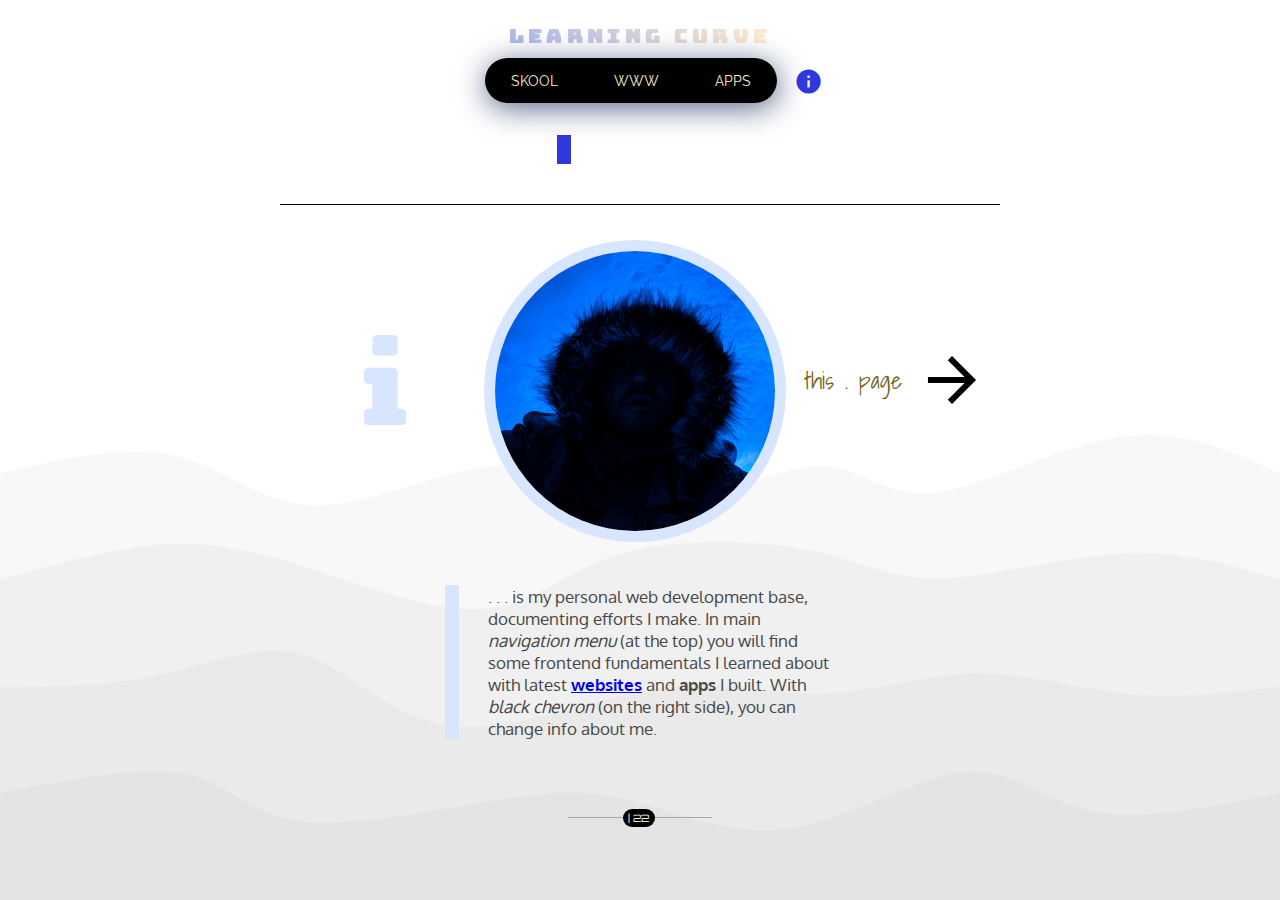
<file: index.html>
<!DOCTYPE html>
<html lang="en">
<head>
    <meta charset="UTF-8">
    <meta http-equiv="X-UA-Compatible" content="IE=edge">
    <meta name="viewport" content="width=device-width, initial-scale=1.0">
    <link rel="shortcut icon" href="img/arr.ico" type="image/x-icon"/>
    <link href="https://fonts.googleapis.com/icon?family=Material+Icons" rel="stylesheet">
    <link rel="stylesheet" type="text/css" href="style.css">
    <link rel="stylesheet" type="text/css" href="index.css">
    <title>LC | intro</title>
</head>
<body>

    <!-- NAVI...................... -->
    <!--  -->

    <nav>
        <h1 class="intro">learning curve</h1>
        <ul class="main-nav">

            <!-- dropdown menu-->
            <li class="dropdown-us hover-left">
                <a class="mn-but2">skool</a>
                <div class="dropdown-holder-us">
                    <a href="inline.html" class="d-content-us-shad">v align</a>
                    <a href="flex-study.html" class="d-content-us">flexbox</a>
                    <a href="grid-study.html" class="d-content-us">grid</a>
                    <a href="centre-study.html" class="d-content-us">centre</a>
                    <a href="position.html" class="d-content-us">rel / abs</a>
                    <a href="animation.html" class="d-content-us">animation</a>
                    <a href="us.html" class="d-content-us">chunks</a>
                    <a href="js.html" class="d-content-us">js</a>
                </div>
            </li>

            <!-- rest of NAVI -->
            <li class="mn-but">
                <a href="navbars.html">www</a>
            </li>
            <li class="mn-but hover-right">
                <a href="flexbox.html">apps</a>
            </li>
        </ul>

        <!-- info icon -->
        <a><span class="material-icons index-hov">info</span></a>
    </nav>

    <!-- INFO FIELD .................-->
    <!--  -->

    <header class="">
        <span class="blue-rec"></span>
        <h2 class="blue-rec-h2">welcome 
            <span class="dot">_</span>
        </h2>
    </header>

    <!-- MAIN .......................-->
    <!--  -->

    <main class="sec-main">

        <!-- [BIG PICTURE SECTION] -->

        <section class="flex-main">
            <!-- icon -->
            <section id="nav-big-icon" class="flex-main__icon">
                <img src="img/fa_info.svg" alt="info icon">
            </section>
    
            <!-- picture -->
            <section class="flex-main__content">
                <section class="intro-index">
                    <img class="kasha" src="img/kash.png" alt="">
                    <div class="card-text">
                        <p class="card-body"><q id="fill-quote"></q></p>
                        <p id="fill-author" class="card-body aristo"></p>
                    </div>
                </section>  
            </section>
            
            <!-- smaller than 740px, icon + chevron  -->

            <!-- chevron navi -->
            <section class="flex-main__nav">
                <ul id="fm-nav" class="flex-main__nav-text">
                    <li id="fill-li" class=""></li>
                </ul>
                <div id="chevron" class="flex-main__nav-icon">
                    <span class="material-icons">
                        arrow_forward_ios
                    </span>
                </div>
            </section>
        </section>
    
        <!-- P | [THIS . PAGE] -->

        <section class="content-toggle animation__cont-toggle">
            <div class="flex-main__content-text">
                <p>
                    . . .  is my personal web development base, documenting efforts I make. In main <i>navigation menu</i> (at the top) you will find some  
                    frontend fundamentals I learned about with latest <a href="navbars.html"><b>websites</b></a> and <b>apps</b> I built. With <i>black chevron</i> (on the right side), you can change  info about me.
                </p>
            </div>
        </section>

        <!-- P | [ABOUT ME] -->

        <section class="content-toggle animation__cont-toggle">
            <div class="flex-main__content-text">

                <p class="ct-junior__container">
                    <span class="ct-junior"><b>Junior frontend developer</b></span>
                </p>

                <p>
                    First line of code I wrote, dates back to <a target="_blank" href="https://www.youtube.com/watch?v=5Evcj4yxYPY">myspace</a> times, when <code>tables</code> and <code>floats</code> were used for layout. Since then, I grasped the basic concepts of <abbr title="HyperText Markup Language" ><b>HTML</b></abbr> and <abbr title="Cascading Style Sheets" ><b>CSS</b></abbr>. In 2020 I started building and deploying my first websites. Frontend development became my main interest, on which I spend most of the time currently.
                </p>
            </div>
        </section>   

        <!-- P | [IT SKILLS] -->

        <section class="content-toggle animation__cont-toggle">
            <div class="table-presentation-window">

                <!-- HTML CSS /start -->
                <div class="table-presentation-first animation-OFF-start stop-ani">
                    <!-- logo -->
                    <div class="table-presentation__logo-title">
                        <div class="table-presentation__logo">
                            <img src="img/html-100.png" alt="html logo">
                            <img src="img/css-100.png" alt="css logo">
                        </div>
                        <div class="table-presentation__title">
                            <span>fluent</span>
                        </div>
                    </div>
                    <!-- txt -->
                    <div id="tbc" class="table-presentation__content">
                        <div class="text">
                            <span>Training myself to write clean, semantic code, for responsive and interactive UI.
                            </span>
                        </div>
                        <div class="tp-tag__container">
                            <div class="tp-tag">#html</div>
                            <div class="tp-tag">#css</div>
                            <div class="tp-tag">#grid</div>
                            <div class="tp-tag">#flexbox</div>
                            <div class="tp-tag">#bootstrap</div>
                            <div class="tp-tag">#scss</div>
                        </div>
                    </div>
                </div>

                <!-- HTML / CSS -->
                <div class="table-presentation animation-OFF3 stop-ani">
                    <!-- logo -->
                    <div class="table-presentation__logo-title">
                        <div class="table-presentation__logo">
                            <img src="img/html-100.png" alt="html logo">
                            <img src="img/css-100.png" alt="css logo">
                        </div>
                        <div class="table-presentation__title">
                            <span>fluent</span>
                        </div>
                    </div>
                    <!-- text -->
                    <div class="table-presentation__content">
                        <div class="text">
                            <span>Training myself to write clean, semantic code, for responsive and interactive <abbr title="Usr Interface">UI</abbr>.
                            </span>
                        </div>
                        <div class="tp-tag__container">
                            <div class="tp-tag">#html</div>
                            <div class="tp-tag">#css</div>
                            <div class="tp-tag">#grid</div>
                            <div class="tp-tag">#flexbox</div>
                            <div class="tp-tag">#bootstrap</div>
                            <div class="tp-tag">#scss</div>
                        </div>
                    </div>
                </div>

                <!-- JAVA SCRIPT -->
                <div class="table-presentation animation-OFF stop-ani">
                    <!-- logo -->
                    <div class="table-presentation__logo-title">
                        <div class="table-presentation__logo">
                            <img src="img/js-100.png" alt="">
                        </div>
                        <div class="table-presentation__title">
                            <span>experienced</span>
                        </div>
                    </div>
                    <!-- txt -->
                    <div id="tbc" class="table-presentation__content">
                        <div class="text">
                            <span>From fundamentals, events and <abbr title="Document Object Model">DOM</abbr> manipulation to intricacies. Finishing  <i>“Java script Algorithms and Data Structures”</i> course.  
                            </span>
                        </div>
                        <div class="tp-tag__container">
                            <div class="tp-tag">#java_script</div>
                            <div class="tp-tag">#react</div>
                        </div>
                    </div>
                </div>

                <!-- GITHUB-->
                <div class="table-presentation animation-OFF2 stop-ani">
                    <!-- logo -->
                    <div class="table-presentation__logo-title">
                        <div class="table-presentation__logo">
                            <img src="img/github-100.png" alt="">
                        </div>
                        <div class="table-presentation__title">
                            <span>experienced</span>
                        </div>
                    </div>
                    <!-- txt -->
                    <div id="tbc" class="table-presentation__content">
                        <div class="text">
                            <q><i>Version control is a must.</i></q>
                        </div>
                        <div class="tp-tag__container">
                            <div class="tp-tag">#git</div>
                            <div class="tp-tag">#github</div>
                        </div>
                    </div>
                </div>

                <!-- GRAPH DESIGN NAVI  -->
                <nav id="graph-design-nav">
                    <div class="graph-design-nav__empty">  
                    </div>
                    <!-- dots -->
                    <div class="graph-design-dots">
                        <span class="material-icons animtaion-dot-1 stop-ani">
                            fiber_manual_record
                        </span>
                        <span class="material-icons animtaion-dot-2 stop-ani">
                            fiber_manual_record
                        </span>
                        <span class="material-icons animtaion-dot-3 stop-ani">
                            fiber_manual_record
                        </span>                        
                    </div>
                    <!-- icons -->
                    <div class="graph-design-nav__buttons">
                        <span id="pause-but" class="material-icons">
                            pause_circle
                        </span>
                    </div>
                </nav>

            </div>
        </section>
        
        <!-- P | [DESIGN] -->

        <section class="content-toggle animation__cont-toggle">
            <div class="table-presentation-design">
                <div class="table-presentation__logo-title-2">
                    <div class="table-presentation__logo-2">
                        <img src="img/figma-100.png" alt="html logo">
                        <img src="img/ps-100.png" alt="css logo">
                        <img src="img/ilu-100.png" alt="css logo">
                    </div>
                </div>
                <div id="tbc" class="table-presentation__content">
                    <div class="text">
                        <span>It's important how things look - design is a key part of my creative process. I like to use <b>Figma</b>, have also experience with raster and vector editing software. For a glimpse of design I was involved in, check <a class="attention-grab" target="_blank" href="http://supg.info"><b>here</b></a>.
                        </span>
                    </div>                
                </div>
            </div>
        </section>

        <!-- P | [NXT] -->

        <section class="content-toggle animation__cont-toggle">
            <div class="flex-main__content-text">
                <p>
                    Mastering <b>JS</b> and <b>CSS</b> frameworks - to built better and faster. Expand my skillset to <b>PHP</b> and languages for managing database systems. As a freelancer - I'm looking forward to working with you! 
                </p>
            </div>
        </section>

    </main>

    <!-- FOOTER...................... -->
    <!--  -->

    <footer id="ex" class="">
    </footer>

    <script type="module">
    import foot from "./footer.js"
    document.getElementById("ex").innerHTML = foot;
    </script>

    <!-- JS.......................... -->
    <!--  -->

    <script src="index.js"></script>

</body>
</html>
</file>
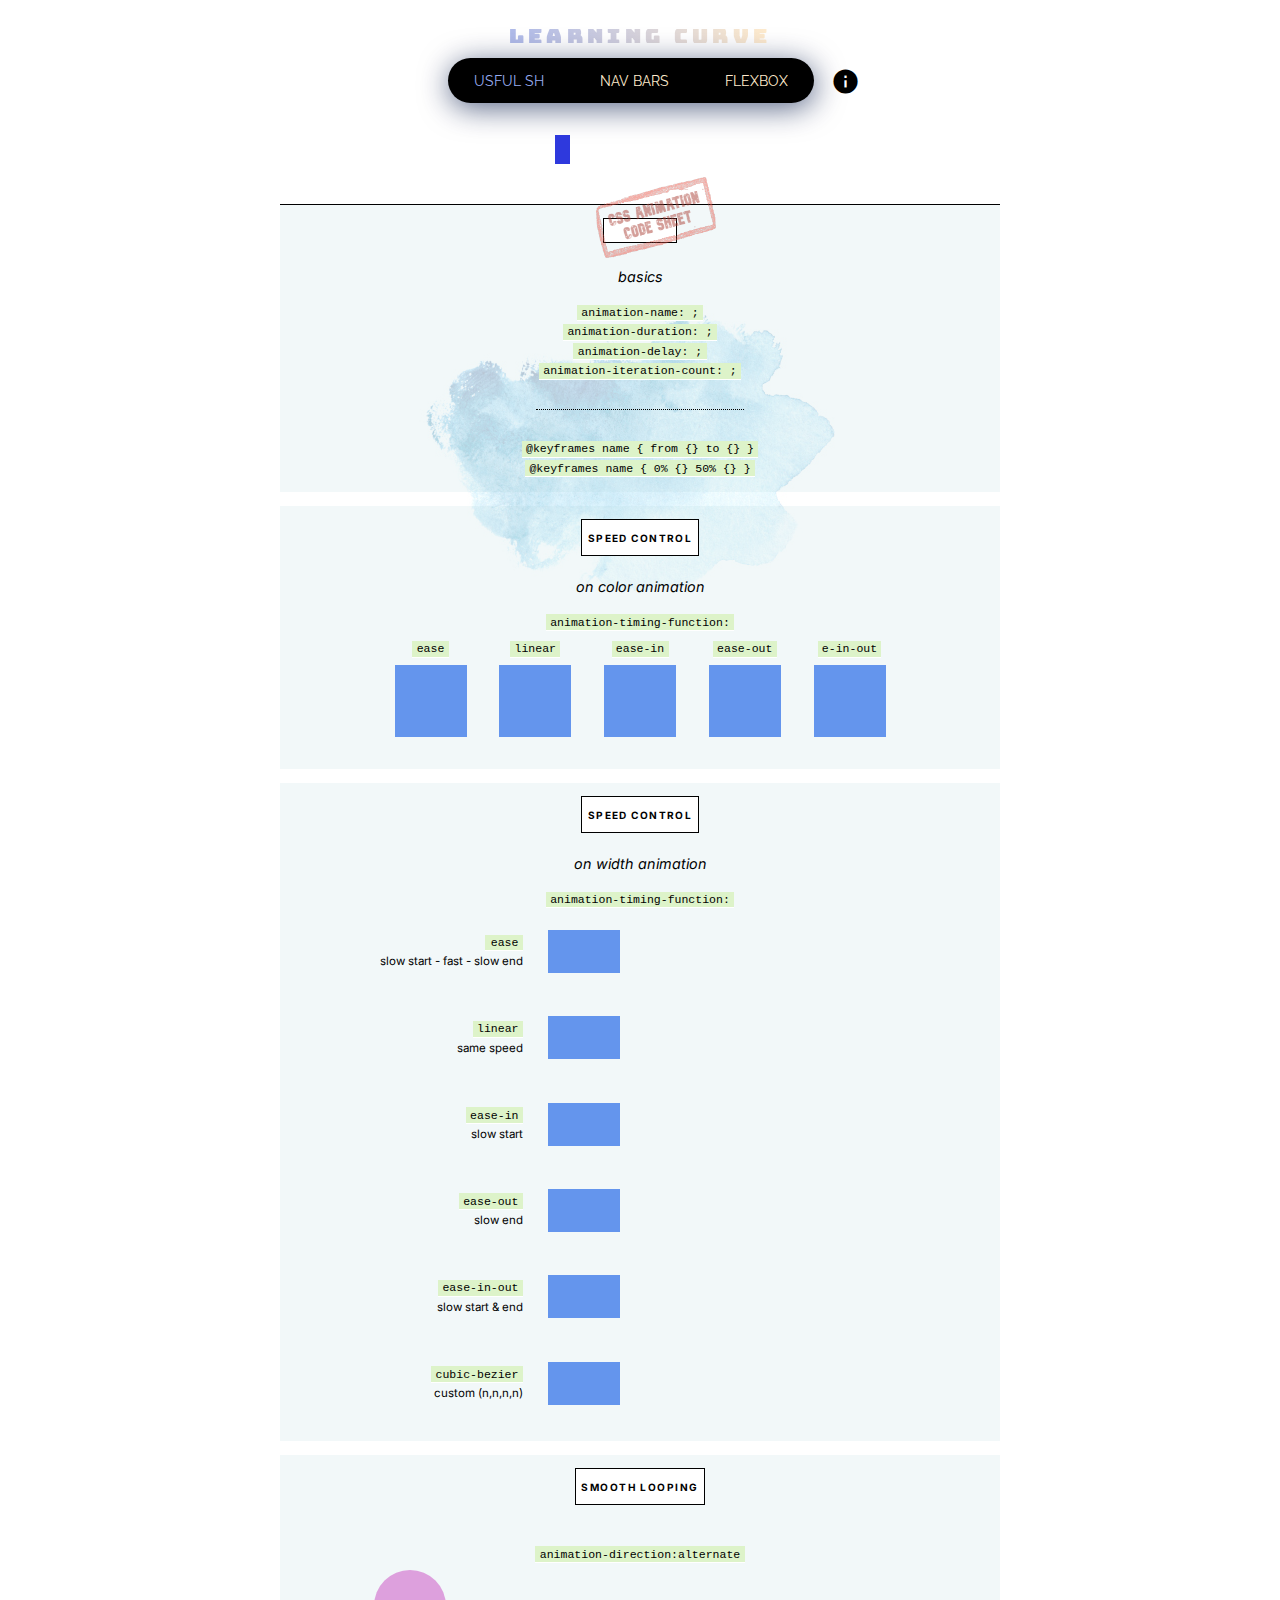
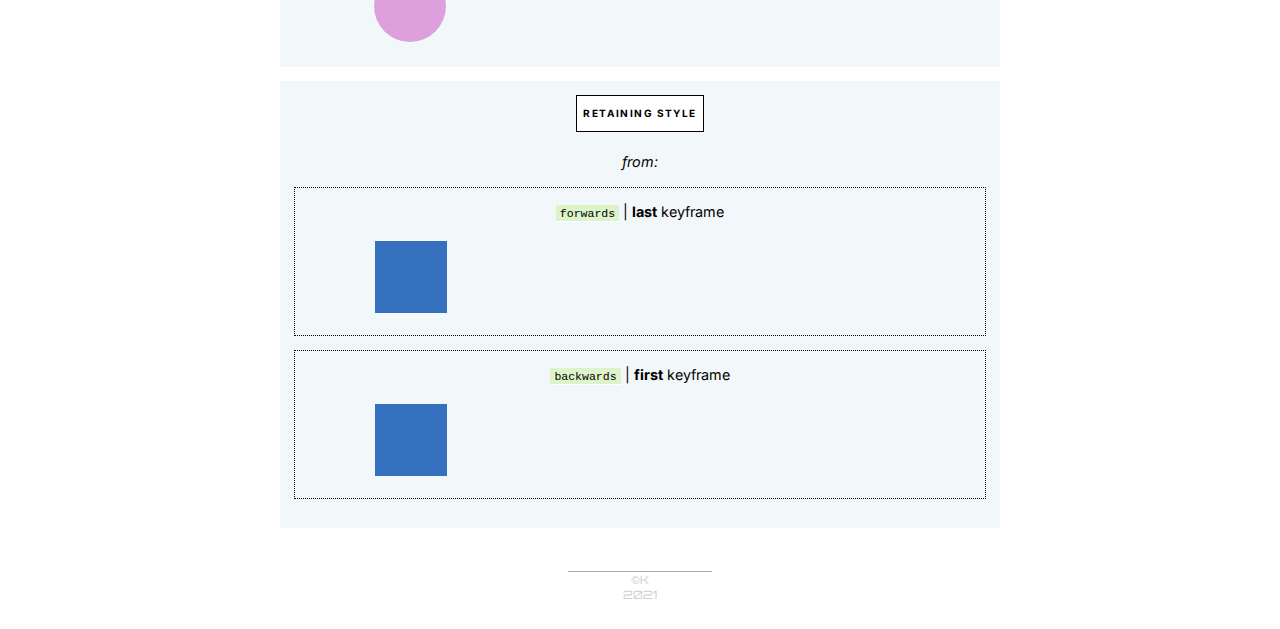
<file: animation.html>
<!DOCTYPE html>
<html lang="en">
<head>
    <meta charset="UTF-8">
    <meta http-equiv="X-UA-Compatible" content="IE=edge">
    <meta name="viewport" content="width=device-width, initial-scale=1.0">
    <link rel="shortcut icon" href="img/arr.ico" type="image/x-icon"/>
    <link href="https://fonts.googleapis.com/icon?family=Material+Icons" rel="stylesheet">
    <link rel="stylesheet" type="text/css" href="style.css">
    <link rel="stylesheet" type="text/css" href="animation.css">
    <title>animation</title>
</head>
<body>

    <!-- NAVI...................... -->
    <nav>
        <h1 class="intro">learning curve</h1>
        <ul class="main-nav">

            <!-- dropdown -->
            <li class="dropdown-us hover-left">
                <a class="mn-but2 active">usful sh</a>
                <div class="dropdown-holder-us">
                    <a href="inline.html" class="d-content-us-shad">v align</a>
                    <a href="flex-study.html" class="d-content-us">flexbox</a>
                    <a href="grid-study.html" class="d-content-us">grid</a>
                    <a href="centre-study.html" class="d-content-us">centre</a>
                    <a href="position.html" class="d-content-us">rel / abs</a>
                    <a class="d-content-us us-active">animation</a>
                    <a href="us.html" class="d-content-us">chunks</a>
                </div>
            </li>

            <!-- rest -->
            <li class="mn-but">
                <a href="navbars.html">nav bars</a>
            </li>
            <li class="mn-but hover-right">
                <a href="flexbox.html">flexbox</a>
            </li>
        </ul>

        <!-- info icon -->
        <a href="index.html">
            <span class="material-icons">info</span>
        </a>
    </nav>

    <!-- INFO FIELD .......................-->
    <header class="">
        <span class="blue-rec"></span>
        <h2 class="blue-rec-h2">animation
            <span class="dot">_</span>
        </h2>

        <!-- <p class="index">this here is a basic sum up, of what resulted from my codind experience so far. </p> -->

    </header>

    <main>
    <!-- CODE.................... -->
    <article class="timing">

        <img src="img/stamp.png" alt="" class="stamp">

        <div class="marg-bot">
            <span class="head-notes hn-fix"></span>
        </div>
        
        <p class="timing-opis">basics</p><br>

        <code>animation-name: ;</code><br>
        <code>animation-duration: ;</code><br>
        <code>animation-delay: ;</code><br>
        <code>animation-iteration-count: ;</code><br>
        <span class="divider"></span>
        <code>@keyframes name {
            from {}
            to {}
          }</code><br>
        <code>@keyframes name {
            0%   {}
            50%  {}
          }</code><br>   
    </article>
    
    <!-- SPEED CONTROL COLORS............... -->
    <article class="timing">

        <!-- opis -->
        <div class="marg-bot">
            <span class="head-notes">speed control</span>
        </div>
        
        <p class="timing-opis">on color animation</p><br>

        <code class="mq-fix2">animation-timing-function:</code><BR>
        

        <!-- squares  -->
        <div>
            <code>ease</code><br>
            <div class="anim4"></div>
        </div>

        <div>    
            <code>linear</code><br>
            <div class="anim5"></div>
        </div>

        <div>
            <code>ease-in</code><br>
            <div class="anim6"></div>
        </div>

        <div class="mq-break"></div>

        <div class="mq-fix-1">
            <code>ease-out</code><br>
            <div class="anim7"></div>
        </div>

        <div>
            <code>e-in-out</code><br>
            <div class="anim8"></div>
        </div>

    </article>
    
    <!-- SPEED CONTROL 2............... -->
    <article class="timing">

        <!-- opis   -->
        <div class="marg-bot">
            <span class="head-notes">speed control</span>
        </div>

        <p class="timing-opis">on width animation</p><br>

        <code>animation-timing-function:</code><BR>

        <!-- squares 2   -->
        <section class="e2">
            <div class="one-ex">
                <div class="e2-text">
                    <code>ease</code>
                    <p class="">slow start - fast - slow end</p>
                </div>
                <div class="s-envelope">
                    <div class="e20"></div>
                </div>              
            </div>

            <div class="one-ex">
                <div class="e2-text">
                    <code>linear</code>
                    <p class="">same speed</p>
                </div>
                <div class="s-envelope">
                    <div class="e21"></div>
                </div>              
            </div>

            <div class="one-ex">
                <div class="e2-text">
                    <code>ease-in</code>
                    <p class="">slow start</p>
                </div>
                <div class="s-envelope">
                    <div class="e22"></div>
                </div>              
            </div>

            <div class=" one-ex">
                <div class="e2-text">
                    <code>ease-out</code>
                    <p class="">slow end</p>
                </div>
                <div class="s-envelope">
                    <div class="e23"></div>
                </div>              
            </div>

            <div class="one-ex">
                <div class="e2-text">
                    <code>ease-in-out</code>
                    <p class="">slow start & end</p>
                </div>
                <div class="s-envelope">
                    <div class="e24"></div>
                </div>              
            </div>

            <div class="one-ex">
                <div class="e2-text">
                    <code>cubic-bezier</code>
                    <p class="">custom (n,n,n,n)</p>
                </div>
                <div class="s-envelope">
                    <div class="e25"></div>
                </div>              
            </div>

        </section>
    </article>

    <!-- SMOOTH LOOPING.................. -->
    <article class="timing">

        <!-- opis   -->
        <div class="marg-bot">
            <span class="head-notes">smooth looping</span>
        </div>

        <p class="timing-opis"></p><br>

        <code>animation-direction:alternate</code><BR>

        <section class="e3">
            <div class="e30"></div>
        </section>
    </article>

    <!-- RATAIN STYLE.............................  -->
    <article class="timing">

        <!-- headder   -->
        <div class="marg-bot">
            <span class="head-notes">retaining style</span>
        </div>

        <p class="timing-opis">from:</p><br>

        <!-- forwards   -->
        <section class="hb">
            <code class="fm">forwards</code>
            <p class="fm-p"> <b>last</b> keyframe </p>
            <section class="e4">
                <div class="e41"></div>
            </section>
        </section>
            
        <!-- backwards   -->
        <section class="hb">
            <code class="fm">backwards</code>
            <p class="fm-p"><b>first</b> keyframe </p>
            <section class="e4">
                <div class="e42"></div>
            </section>
        </section>

    </article>
    </main>

    <!-- footer.............................  -->
    <footer class="">
        <span>&#169K</span><br>
        <span>2021</span>
    </footer>

</body>
</html>
</file>
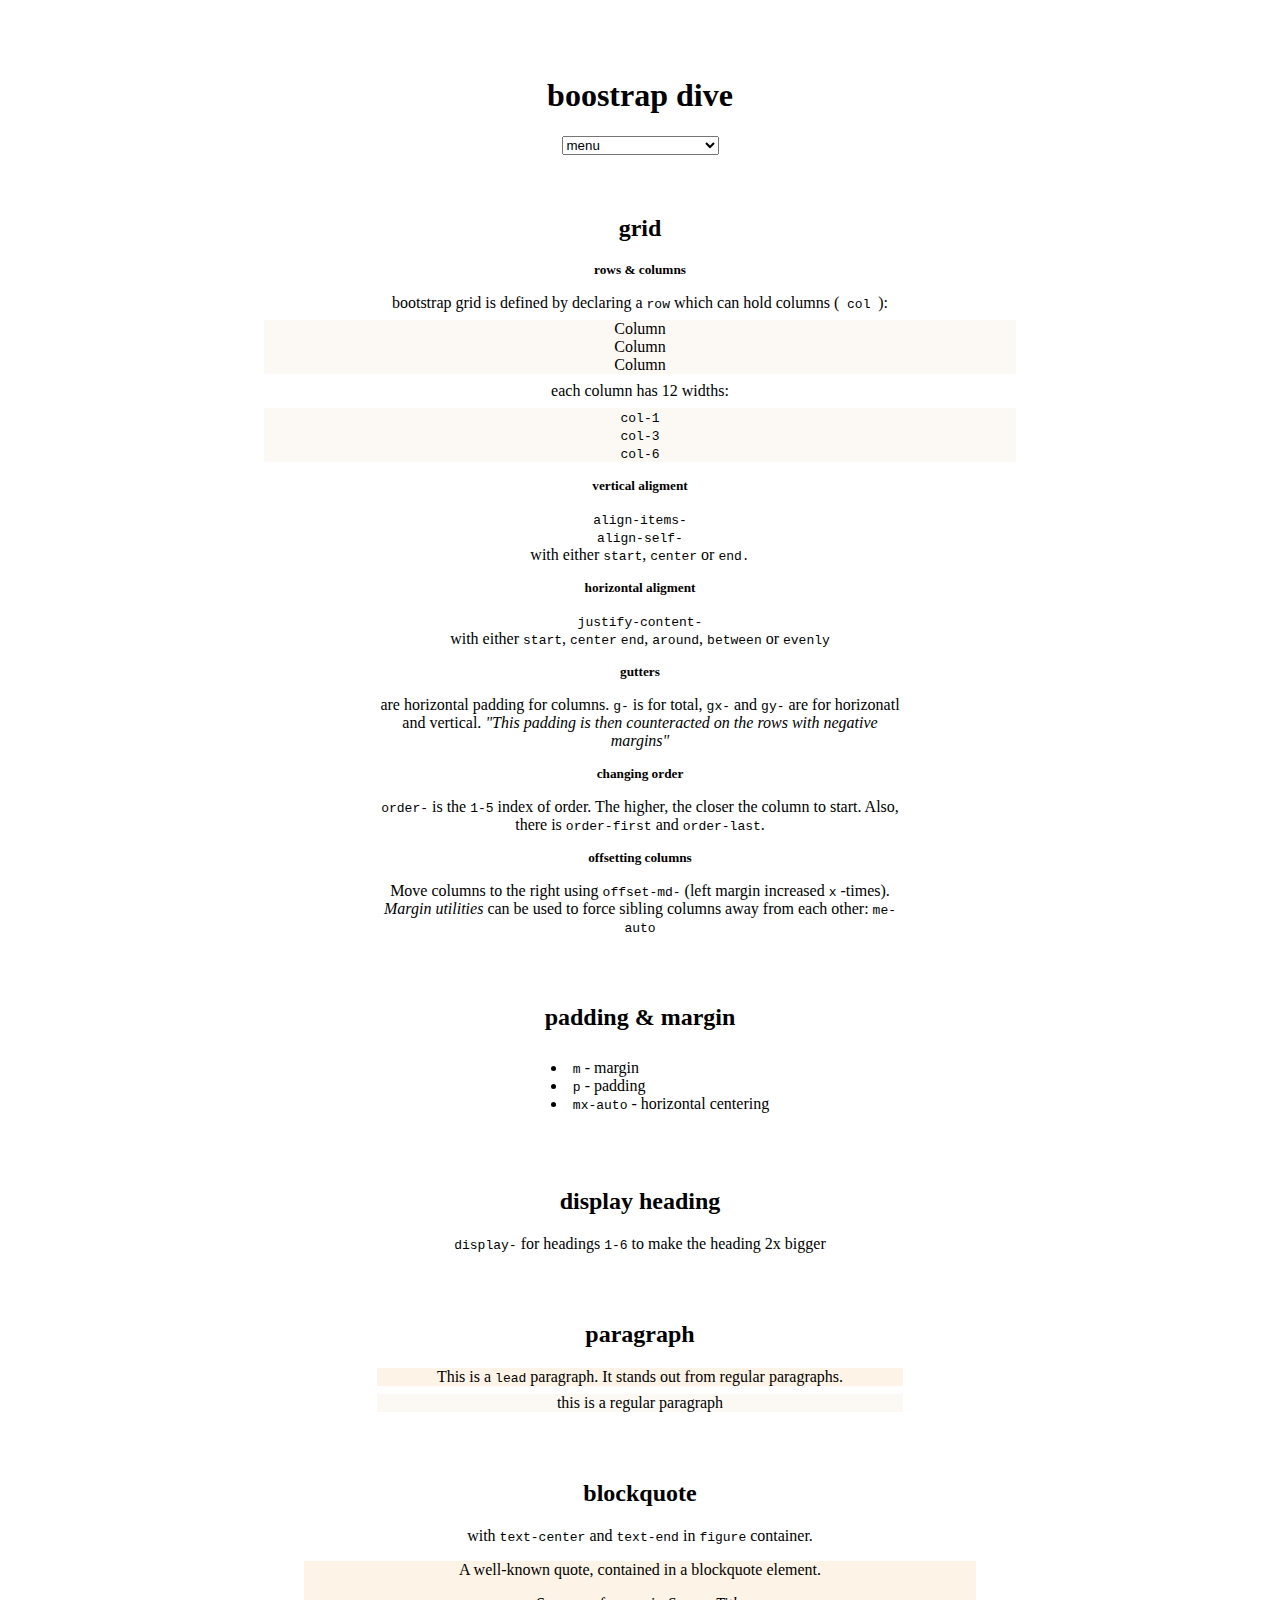
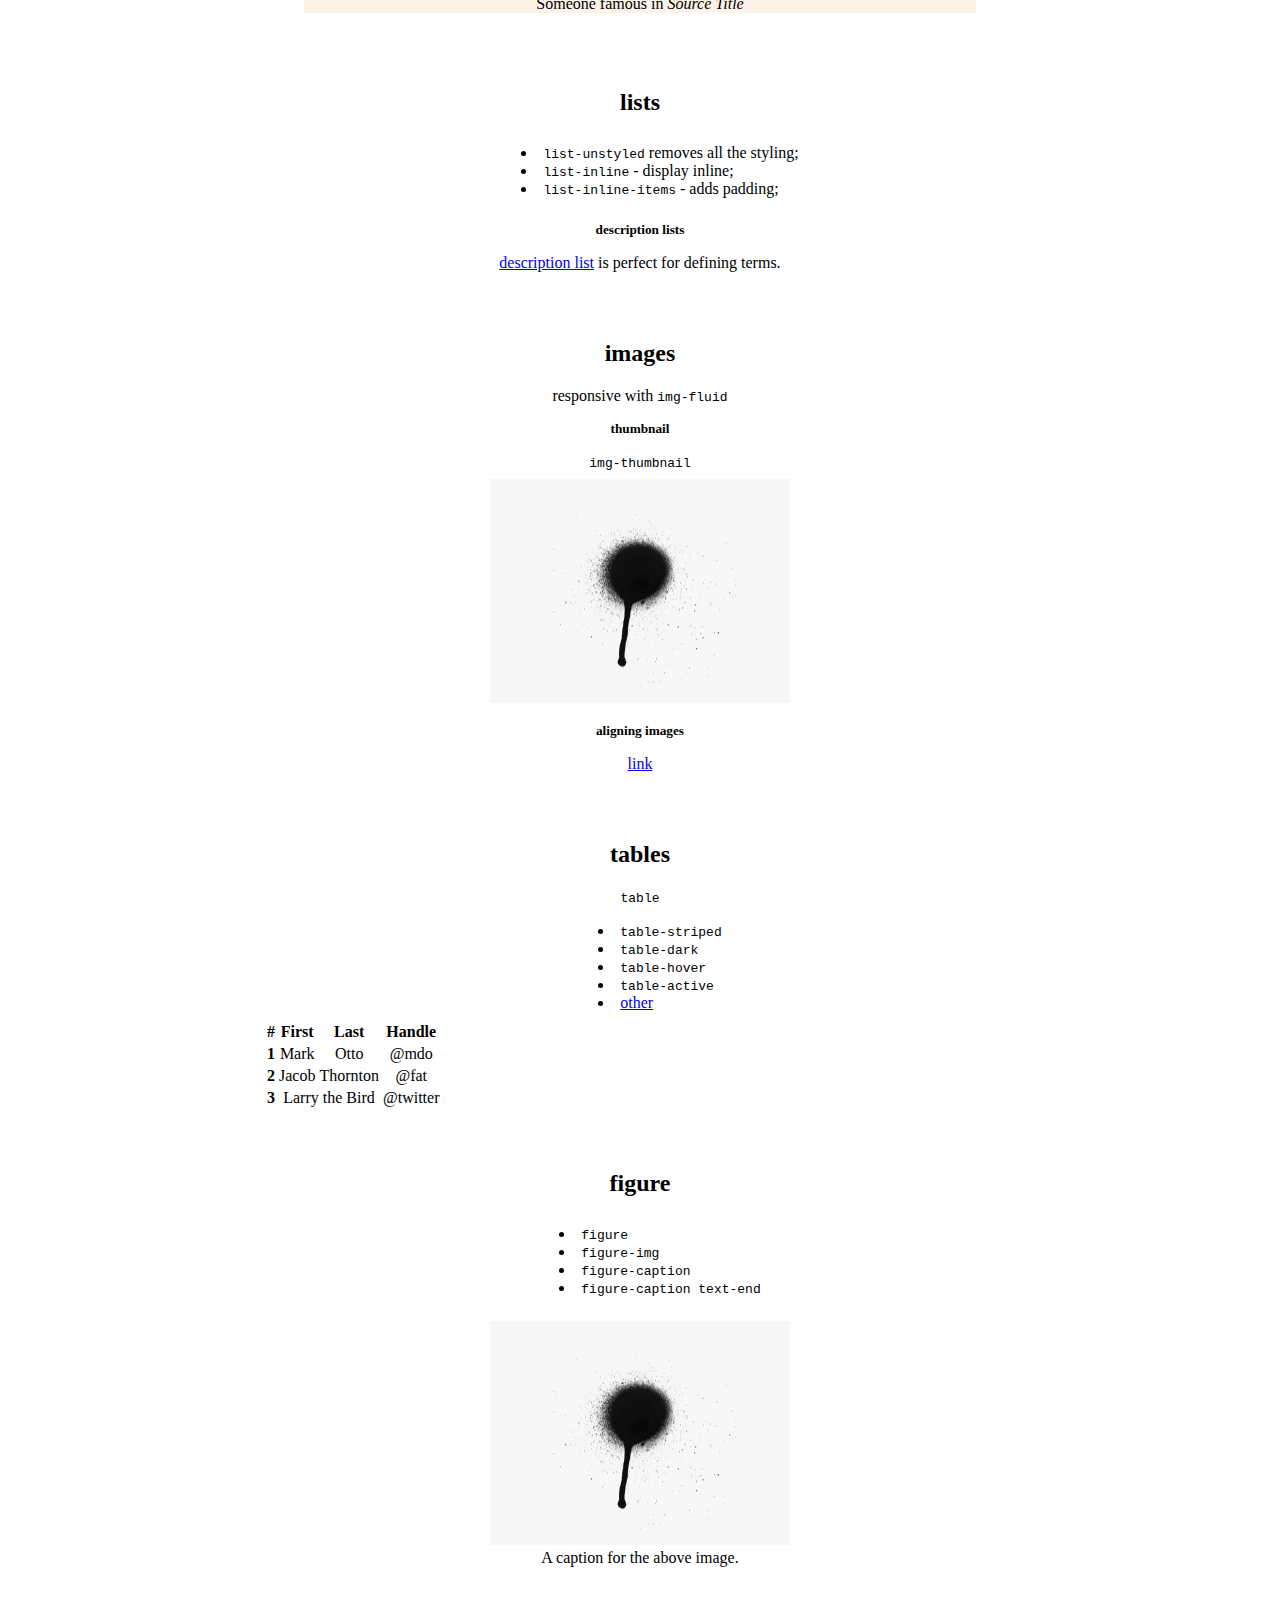
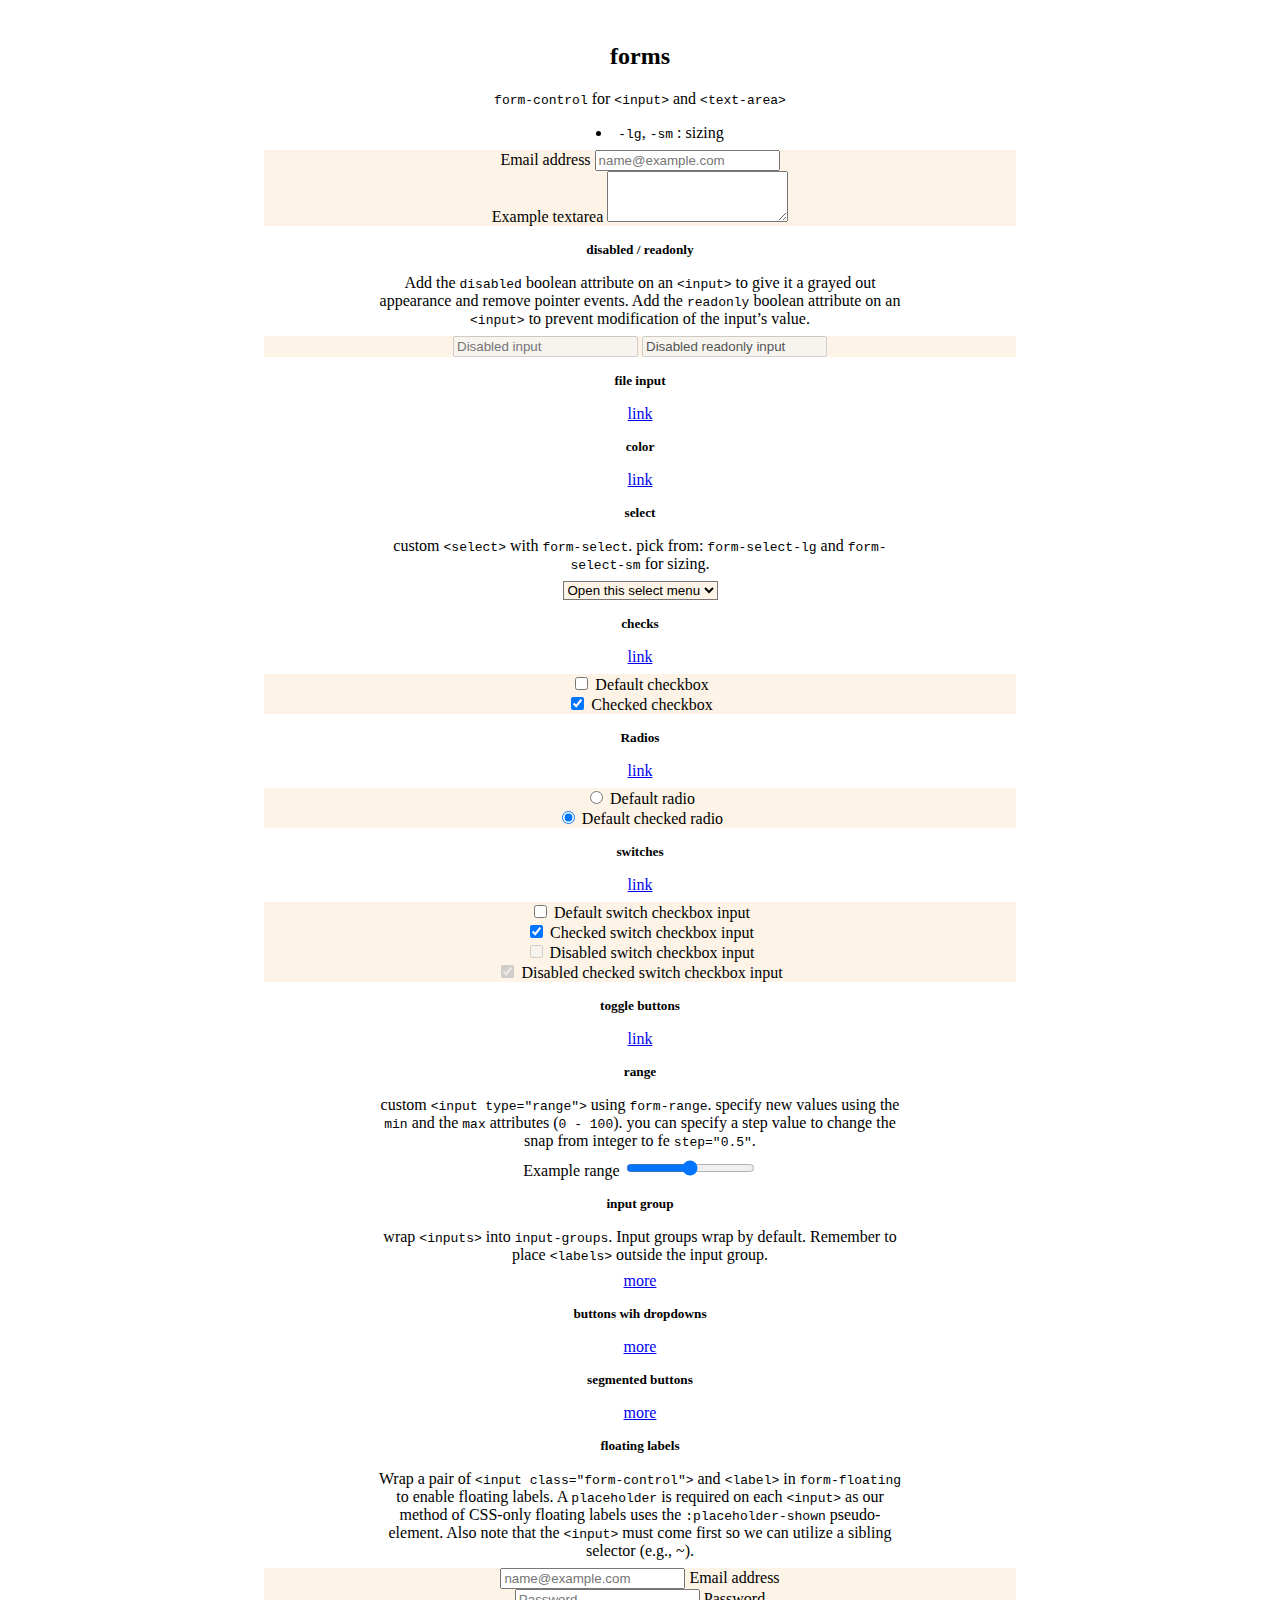
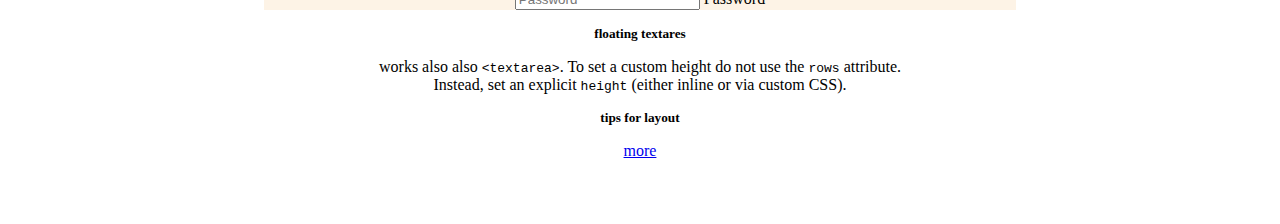
<file: bootstrap.html>
<!DOCTYPE html>
<html lang="en">
<head>
    <meta charset="UTF-8">
    <meta http-equiv="X-UA-Compatible" content="IE=edge">
    <meta name="viewport" content="width=device-width, initial-scale=1.0">
    <title>bootstrap clean</title>
    <link href="https://fonts.googleapis.com/icon?family=Material+Icons"
      rel="stylesheet">
    <link href="https://cdn.jsdelivr.net/npm/bootstrap@5.1.3/dist/css/bootstrap.min.css" rel="stylesheet" integrity="sha384-1BmE4kWBq78iYhFldvKuhfTAU6auU8tT94WrHftjDbrCEXSU1oBoqyl2QvZ6jIW3" crossorigin="anonymous">
    <link rel="stylesheet" href="bootstrap.css">

</head>
<body>

    <main id="top" class="">

      <nav class="c-main container-fluid">
        <h1 class="display-6">boostrap dive</h1>
        <select id="select1" class="form-select p-2 w-50 mx-auto" aria-label="Default select example">
          <option value="0" selected> menu</option>
        </select>
      </nav>

        <!-- GRID -->
        <section id="start" class="c-main container-fluid border">
            <h2>grid</h2>

            <!-- raws column -->
            <h5>rows & columns</h5>
            <p class="my-4">
                bootstrap grid is defined by declaring a <code>row</code> which can hold columns (<code> col </code>):
            </p>

            <div class="container-fluid my-2">
                <div class="container">
                    <div class="row border">
                      <div class="col m-3 border">
                        Column
                      </div>
                      <div class="col m-3 border">
                        Column
                      </div>
                      <div class="col m-3 border">
                        Column
                      </div>
                    </div>
                  </div>
            </div>

            <p class="my-4">
                each column has 12 widths:
            </p>

            <div class="container-fluid my-2">
                <div class="container">
                    <div class="row d-flex justify-content-evenly border">
                      <div class="col-2 m-1 border">
                        <code>col-1</code>
                      </div>
                      <div class="col-3 m-1 border">
                        <code>col-3</code>
                      </div>
                      <div class="col-6 m-1 border">
                        <code>col-6</code>
                      </div>
                    </div>
                  </div>
            </div>

            <h5>vertical aligment</h5>
            <p class="my-4">
                <code>align-items-</code><br> 
                <code>align-self-</code><br>
                with either <code>start</code>, <code>center</code> or <code>end.</code>
            </p>

            <h5>horizontal aligment</h5>
            <p class="my-4">
                <code>justify-content-</code><br> 
                with either <code>start</code>, <code>center</code> <code>end</code>, <code>around</code>, <code>between</code> or <code>evenly</code>
            </p>

            <!-- gutters -->
            <h5>gutters</h5>
            <p class="gutter-p my-4">
                are horizontal padding for columns. <code>g-</code> is for total, <code>gx-</code> and <code>gy-</code> are for horizonatl and vertical. <i>"This padding is then counteracted on the rows with negative margins"</i>
            </p>

            <!-- changing ordr -->
            <h5>changing order</h5>
            <p class="my-4">
              <code>order-</code> is the <code>1-5</code> index of order. The higher, the closer the column to start. Also, there is <code>order-first</code> and <code>order-last</code>.
            </p>

            <!-- offsetting column -->
            <h5>offsetting columns</h5>
            <p class="my-4">
              Move columns to the right using <code>offset-md-</code> (left margin increased <code>x</code> -times). <i>Margin utilities</i> can be used to force sibling columns away from each other: <code>me-auto</code>
            </p>

        </section>

        <!-- PADDING MARGIN -->
        <section id="pad" class="c-main container-fluid border">
            <h2>padding &amp; margin</h2>
            <ul>
                <li class=""><code>m</code> - margin</li>
                <li><code>p</code> - padding</li>
                <li><code>mx-auto</code> - horizontal centering</li>
            </ul>
            <p></p>
        </section>

        <!-- DISPLAY HEADINGS -->
        <section id="disp" class="c-main container-fluid border">
            <h2>display heading</h2>
            <p class="my-4">
              <code>display-</code> for headings <code>1-6</code> to make the heading 2x bigger
            </p>
        </section>

        <!-- PARAGRAPH -->
        <section id="par" class="c-main container-fluid border">
            <h2>paragraph</h2>
            <p class="lead border my-4">
                This is a <code>lead</code> paragraph. It stands out from regular paragraphs.
            </p>
            <p class="border p-standard">
                this is a regular paragraph
            </p>
        </section>

        <!-- BLOCKQUOTE STYLE -->
        <section id="black" class="c-main container-fluid border">
            <h2>blockquote</h2>
            <p class="my-4">
              with <code>text-center</code> and <code>text-end</code> in <code>figure</code> container.
            </p>
            <figure class="border">
              <blockquote class="blockquote">
                <p>A well-known quote, contained in a blockquote element.</p>
              </blockquote>
              <figcaption class="blockquote-footer">
                Someone famous in <cite title="Source Title">Source Title</cite>
              </figcaption>
            </figure>
        </section>

        <!-- LISTS -->
        <section id="lists" class="c-main container-fluid border">
          <h2>lists</h2>
            <ul>
              <li>
                <code>list-unstyled</code> removes all the styling;</li>
              <li>
                <code>list-inline</code> - display inline;
              </li>
              <li>
                <code>list-inline-items</code> - adds padding;
              </li>
            </ul>
            <!-- description lists -->
            <div>
              <h5>
                description lists
              </h5>
              <p class="my-4">
                <a href="https://getbootstrap.com/docs/5.1/content/typography/#description-list-alignment" target="_blank">description list</a>  is perfect for defining terms.
              </p>
            </div>

        </section>

        <!-- IMAGES -->
        <section id="imgages" class="c-main container-fluid border">
          <h2>images</h2>
          <p class="my-4">
            responsive with <code>img-fluid</code>
          </p>
          <div>
            <h5>thumbnail</h5>
            <p><code>img-thumbnail</code></p>
            <div class="my-4">
              <img class="img-thumbnail" src="img/spray_paint2.png" alt="">
            </div>
          </div>
          <div>
            <h5>aligning images</h5>
            <p class="my-4">
              <a href="https://getbootstrap.com/docs/5.1/content/images/#aligning-images" target="_blank" >link</a>
            </p>
          </div>
        </section>

        <!-- TABLES -->
        <section id="tables" class="c-main container-fluid border">
          <h2>tables</h2>

          <p class="my-4">
            <code>table</code>
          </p>

          <ul>
            <li><code>table-striped</code></li>
            <li><code>table-dark</code></li>
            <li><code>table-hover</code></li>
            <li><code>table-active</code></li>
            <li><a href="https://getbootstrap.com/docs/5.1/content/tables/#table-borders" target="_blank">other</a></li>
          </ul>

          <table class="table my-4 border">
            <thead>
              <tr>
                <th scope="col">#</th>
                <th scope="col">First</th>
                <th scope="col">Last</th>
                <th scope="col">Handle</th>
              </tr>
            </thead>
            <tbody>
              <tr>
                <th scope="row">1</th>
                <td>Mark</td>
                <td>Otto</td>
                <td>@mdo</td>
              </tr>
              <tr>
                <th scope="row">2</th>
                <td>Jacob</td>
                <td>Thornton</td>
                <td>@fat</td>
              </tr>
              <tr>
                <th scope="row">3</th>
                <td colspan="2">Larry the Bird</td>
                <td>@twitter</td>
              </tr>
            </tbody>
          </table>

        </section>

        <!-- FIGURE -->
        <section id="figure" class="c-main container-fluid border">
          <h2>figure</h2>
          <ul>
              <li><code>figure</code></li>
              <li><code>figure-img</code></li>
              <li><code>figure-caption</code></li>
              <li><code>figure-caption text-end</code></li>
          </ul>
          <figure class="figure fig-2">
            <img src="img/spray_paint2.png" class="figure-img img-fluid rounded" alt="...">
            <figcaption class="figure-caption">A caption for the above image.</figcaption>
          </figure>
        </section>
        
        <!-- FORMS -->
        <section id="forms" class="c-main container-fluid border">
          <h2>forms</h2>
          <p class="my-4">
            <code>form-control</code> for <code>&ltinput&gt</code> and <code>&lttext-area&gt</code>
          </p>

          <ul class="mb-4">
            <li><code>-lg</code>, <code>-sm</code> : sizing</li>
          </ul>

          <!-- form control -->
          <div class="w-50 mx-auto"> 
            <div class="mb-3 form-example p-2">
              <label for="exampleFormControlInput1" class="">Email address</label>
              <input type="email" class="form-control" id="exampleFormControlInput1" placeholder="name@example.com">
            </div>
            
            <div class="mb-3 form-example p-2">
              <label for="exampleFormControlTextarea1" class="">Example textarea</label>
              <textarea class="form-control" id="exampleFormControlTextarea1" rows="3"></textarea>
            </div>
          </div>
          
          <!-- disabled -->
          <div class="border p-2 m-2">
            <h5>disabled / readonly</h5>
            <p class="my-4">
              Add the <code>disabled</code> boolean attribute on an <code>&ltinput&gt</code> to give it a grayed out appearance and remove pointer events. Add the <code>readonly</code> boolean attribute on an <code>&ltinput&gt</code> to prevent modification of the input’s value.
            </p>

            <div class="form-example p-2 w-50 mx-auto">
              <input class="form-control" type="text" placeholder="Disabled input" aria-label="Disabled input example" disabled>
              <input class="form-control" type="text" value="Disabled readonly input" aria-label="Disabled input example" disabled readonly>
            </div>   

          </div>

          <!-- file input -->
          <div class="border my-2 p-2 d-inline-block">
            <h5>file input</h5>
            <a href="https://getbootstrap.com/docs/5.1/forms/form-control/#file-input" target="_blank">link</a>
          </div>

          <!-- color -->
          <div class="border my-2 p-2 d-inline-block">
            <h5>color</h5>
            <a href="https://getbootstrap.com/docs/5.1/forms/form-control/#color" target="_blank">link</a>
          </div>

          <!-- select -->
          <div class="border m-2 p-2">
            <h5>select</h5>
            <p class="my-4">
              custom <code>&ltselect&gt</code> with <code>form-select</code>. pick from: <code>form-select-lg</code> and <code>form-select-sm</code> for sizing.
            </p>

            <select class="form-select p-2 form-example w-50 mx-auto" aria-label="Default select example">
              <option selected>Open this select menu</option>
              <option value="#start">One</option>
              <option value="2">Two</option>
              <option value="3">Three</option>
            </select>     
          </div>

          <!-- checks, radios & switches-->
          <div class="border m-2 p-2">
            <h5>checks</h5>
            <p class="my-4">
              <a href="https://getbootstrap.com/docs/5.1/forms/checks-radios/#checks" target="_blank">link</a>
            </p>
            	
            <div class="border form-example text-start w-50 mx-auto p-2">
              <div class="form-check">
                <input class="form-check-input" type="checkbox" value="" id="flexCheckDefault">
                <label class="form-check-label" for="flexCheckDefault">
                  Default checkbox
                </label>
              </div>
              
              <div class="form-check">
                <input class="form-check-input" type="checkbox" value="" id="flexCheckChecked" checked>
                <label class="form-check-label" for="flexCheckChecked">
                  Checked checkbox
                </label>
              </div>  
            </div>
          </div>
            
          <!--  radios -->  
          <div class="border m-2 p-2">
            <h5>Radios</h5>
            <p class="my-4">
              <a href="https://getbootstrap.com/docs/5.1/forms/checks-radios/#radios" target="_blank">link</a>
            </p>   
            
            <div class="form-example my-2 p-2 w-50 mx-auto border text-start">
              <div class="form-check">
                <input class="form-check-input" type="radio" name="flexRadioDefault" id="flexRadioDefault1">
                <label class="form-check-label" for="flexRadioDefault1">
                  Default radio
                </label>
              </div>
              <div class="form-check">
                <input class="form-check-input" type="radio" name="flexRadioDefault" id="flexRadioDefault2" checked>
                <label class="form-check-label" for="flexRadioDefault2">
                  Default checked radio
                </label>
              </div>            
            </div>
          </div>

          <!--  switches -->
          <div class="border m-2 p-2">
            <h5>switches</h5>
            <p class="my-4">
              <a href="https://getbootstrap.com/docs/5.1/forms/checks-radios/#switches">link</a>
            </p>
            <div class="w-50 form-example mx-auto p-2 border input-group">
              <div class="form-check form-switch">
                <input class="form-check-input" type="checkbox" role="switch" id="flexSwitchCheckDefault">
                <label class="form-check-label" for="flexSwitchCheckDefault">Default switch checkbox input</label>
              </div>
              <div class="form-check form-switch">
                <input class="form-check-input" type="checkbox" role="switch" id="flexSwitchCheckChecked" checked>
                <label class="form-check-label" for="flexSwitchCheckChecked">Checked switch checkbox input</label>
              </div>
              <div class="form-check form-switch">
                <input class="form-check-input" type="checkbox" role="switch" id="flexSwitchCheckDisabled" disabled>
                <label class="form-check-label" for="flexSwitchCheckDisabled">Disabled switch checkbox input</label>
              </div>
              <div class="form-check form-switch">
                <input class="form-check-input" type="checkbox" role="switch" id="flexSwitchCheckCheckedDisabled" checked disabled>
                <label class="form-check-label" for="flexSwitchCheckCheckedDisabled">Disabled checked switch checkbox input</label>
              </div>
            </div>
            
          </div>
          
          <!-- toggle buttons-->
          <div class="border m-2 p-2">
            <h5>toggle buttons</h5>
            <p class="my-4">
              <a href="https://getbootstrap.com/docs/5.1/forms/checks-radios/#toggle-buttons" target="_blank">link</a>
            </p>
          </div>

          <!-- range -->
          <div class="border m-2 p-2">
            <h5>range</h5>
            <p class="my-4">
              custom <code>&ltinput type="range"&gt</code> using <code>form-range</code>.  specify new values using the <code>min</code> and the <code>max</code> attributes (<code>0 - 100</code>).  you can specify a step value to change the snap from integer to fe <code>step="0.5"</code>.
            </p>
            <div class="w-75 mx-auto">
              <label for="customRange1" class="form-label">Example range</label>
            <input type="range" class="form-range" id="customRange1">
            </div>
            
          </div>

          <!-- input group-->
          <div class="border m-2 p-2">
            <h5>input group</h5>
            <p class="my-4">
              wrap <code>&ltinputs&gt</code> into <code>input-groups</code>. Input groups wrap by default. Remember to place <code>&ltlabels&gt</code> outside the input group.
            </p>
            <p>
              <a href="https://getbootstrap.com/docs/5.1/forms/input-group/#basic-example" target="_blank">more</a>
            </p>
          </div>

          <!-- buttons with dropdown-->
          <div class="border m-2 p-2">
            <h5>buttons wih dropdowns</h5>
            <p class="my-4">
              <a href="https://getbootstrap.com/docs/5.1/forms/input-group/#buttons-with-dropdowns" target="blank">more</a>
            </p>
            <h5>segmented buttons</h5>
            <p class="my-4">
              <a href="https://getbootstrap.com/docs/5.1/forms/input-group/#segmented-buttons" target="_blank">more</a>
            </p>
          </div>

          <!-- floating labels-->
          <div class="border m-2 p-2">
            <h5>floating labels</h5>
            <p class="my-4">
              Wrap a pair of <code>&ltinput class="form-control"&gt</code> and <code>&ltlabel&gt</code> in <code>form-floating</code> to enable floating labels. A <code>placeholder</code> is required on each <code>&ltinput&gt</code> as our method of CSS-only floating labels uses the <code>:placeholder-shown</code> pseudo-element. Also note that the <code>&ltinput&gt</code> must come first so we can utilize a sibling selector (e.g., ~).
            </p>
            <div class="w-50 mx-auto form-example p-2">
              <div class="form-floating mb-3">
                <input type="email" class="form-control" id="floatingInput" placeholder="name@example.com">
                <label for="floatingInput">Email address</label>
              </div>
              <div class="form-floating">
                <input type="password" class="form-control" id="floatingPassword" placeholder="Password">
                <label for="floatingPassword">Password</label>
              </div>
            </div>
            <h5>floating textares</h5>
            <p class="my-4">
              works also also <code>&lttextarea&gt</code>. To set a custom height do not use the <code>rows</code> attribute. Instead, set an explicit <code>height</code> (either inline or via custom CSS).
            </p>
          </div>

                    <!-- floating labels-->
          <div class="border m-2 p-2">
            <h5>tips for layout</h5>
            <p class="my-4">
              <a href="https://getbootstrap.com/docs/5.1/forms/layout/#forms" target="_blank">more</a>
            </p>

          </div>
        </section>
    </main>

    <nav id="bottom-nav" class="opa-0">
      <a href="#top">
        <span class="material-icons">
          arrow_circle_left
        </span>
      </a>
      
    </nav>
    
    <!-- js bootstrap -->
    <script src="https://cdn.jsdelivr.net/npm/bootstrap@5.1.3/dist/js/bootstrap.bundle.min.js" integrity="sha384-ka7Sk0Gln4gmtz2MlQnikT1wXgYsOg+OMhuP+IlRH9sENBO0LRn5q+8nbTov4+1p" crossorigin="anonymous"></script>
    <script src="bootstrap.js"></script>
</body>
</html>
</file>
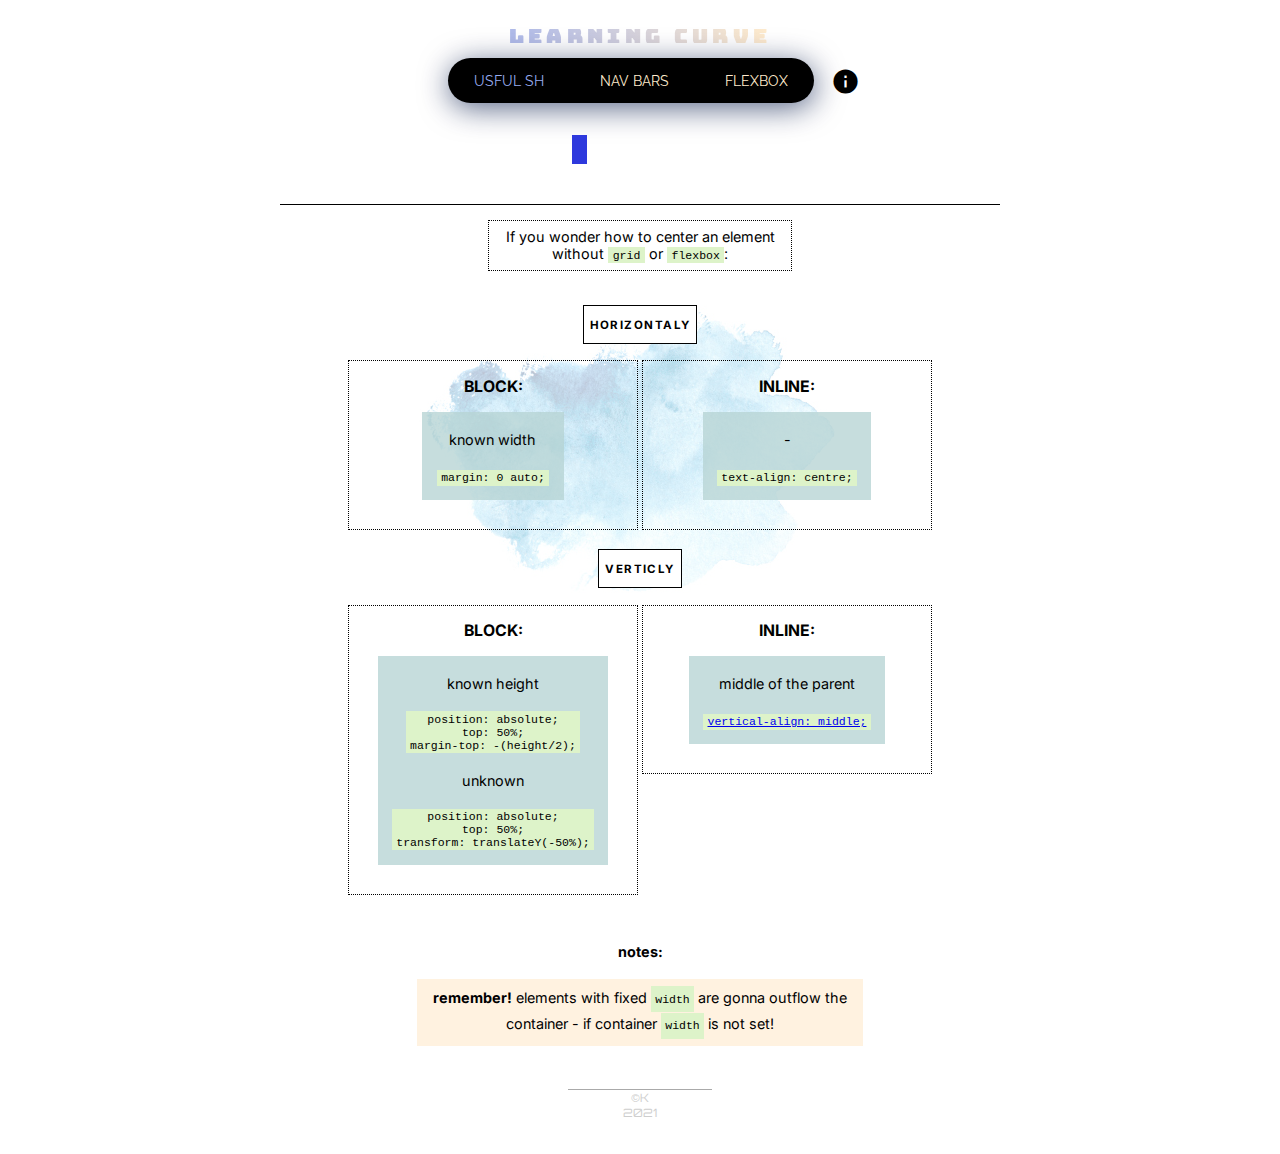
<file: centre-study.html>
<!DOCTYPE html>
<html lang="en">
<head>
    <meta charset="UTF-8">
    <meta http-equiv="X-UA-Compatible" content="IE=edge">
    <meta name="viewport" content="width=device-width, initial-scale=1.0">
    <link rel="shortcut icon" href="img/arr.ico" type="image/x-icon"/>
    <link href="https://fonts.googleapis.com/icon?family=Material+Icons" rel="stylesheet">
    <link rel="stylesheet" type="text/css" href="style.css">
    <link rel="stylesheet" type="text/css" href="c-s.css">
    <title>Document</title>
</head>
<body>

    <!-- NAVI...................... -->
    <nav>
        <h1 class="intro">learning curve</h1>
        <ul class="main-nav">

            <!-- dropdown -->
            <li class="dropdown-us hover-left">
                <a class="mn-but2 active">usful sh</a>
                <div class="dropdown-holder-us">
                    <a href="inline.html" class="d-content-us-shad">v align</a>
                    <a href="flex-study.html" class="d-content-us">flexbox</a>
                    <a href="grid-study.html" class="d-content-us">grid</a>
                    <a class="d-content-us us-active">centre</a>
                    <a href="position.html" class="d-content-us">rel / abs</a>
                    <a href="animation.html" class="d-content-us">animation</a>
                    <a href="us.html" class="d-content-us">chunks</a>
                </div>
            </li>

            <!-- rest -->
            <li class="mn-but">
                <a href="navbars.html">nav bars</a>
            </li>
            <li class="mn-but hover-right">
                <a href="flexbox.html">flexbox</a>
            </li>
        </ul>

        <!-- info icon -->
        <a href="index.html">
            <span class="material-icons">info</span>
        </a>
    </nav>

    <!-- INFO FIELD .......................-->
    <header class="">
        <span class="blue-rec"></span>
        <h2 class="blue-rec-h2">centre
            <span class="dot">_</span>
        </h2>

        <!-- <p class="index">this here is a basic sum up, of what resulted from my codind experience so far. </p> -->

    </header>   

    <main>
        <!-- CENTER HORIZONTLY -->
        <article class="centre">

            <p class="notes">If you wonder how to center an element without <code>grid</code> or <code>flexbox</code>:</p>

            <div class="marg-bot">
                <span class="head-notes">horizontaly</span>
            </div>

            <section class="child-sec hb">
                <h3>block:</h3>
                <section class="known-width">
                    <h4>known width</h4>
                    <code>
                        margin: 0 auto;
                    </code>
                </section>
            </section>
        
            <section class="child-sec hb">
                <h3>inline:</h3>
                <section class="known-width">
                    <h4>-</h4>
                    <code>
                        text-align: centre;
                    </code>
                </section>
            </section>
        </article>

        <!-- CENTER VERTICLY -->

        <article class="centre">

            <div class="marg-bot">
                <span class="head-notes">verticly</span>
            </div>

            <section class="child-sec hb">               
                <h3>block:</h3>
                <section class="known-width">

                    <h4>known height</h4>
 
                    <code>
                        position: absolute;<br/>
                        top: 50%;<br>
                        margin-top: -(height/2);<br>
                    </code>

                    <h4>unknown</h4>

                    <code>
                        position: absolute;<br/>
                        top: 50%;<br>
                        transform: translateY(-50%);<br>
                    </code>

                </section>
            </section>
        
            <section class="child-sec hb">
                <h3>inline:</h3>
                <section class="known-width">
                    <h4>middle of the parent</h4>
                    <code>
                        <a href="https://christopheraue.net/design/vertical-align" target="_blank">vertical-align: middle;</a>
                    </code>
                </section>
            </section>
        </article>


        <!-- notes -->
        <section class="notes">
            <h4 class="">notes:</h4>

            <ul class="">

                <li>
                    <strong>remember!</strong> elements with fixed <code>width</code> are gonna outflow the container - if container <code>width</code> is not set!
                </li>

            </ul>
        </section>
    </main>

    <footer class="">
        <span>&#169K</span><br>
        <span>2021</span>
    </footer>


</body>
</html>
</file>
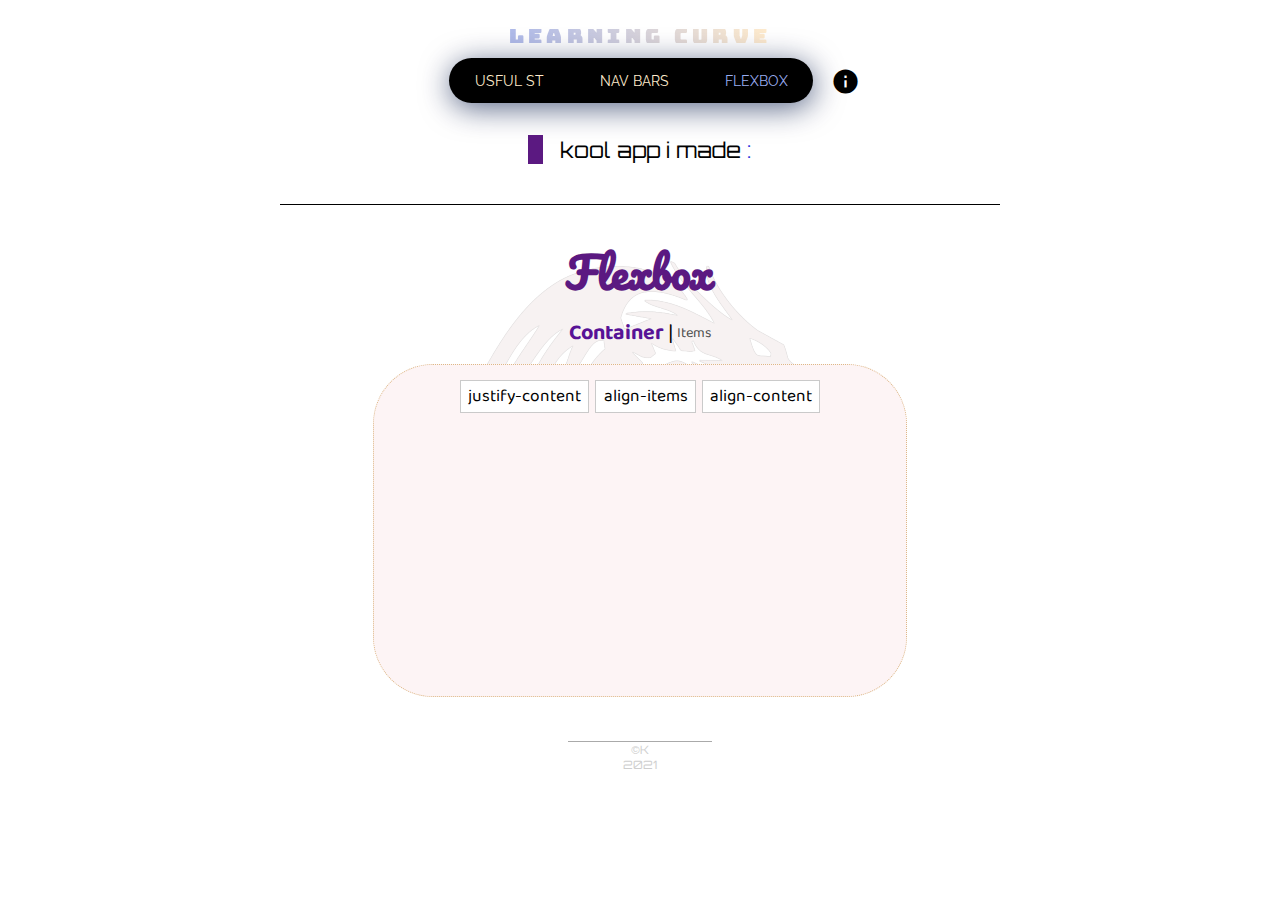
<file: flex-cont.html>
<!DOCTYPE html>
<html lang="en">
<head>
    <meta charset="UTF-8">
    <meta name="viewport" content="width=device-width, initial-scale=1.0">
    <link rel="shortcut icon" href="img/arr.ico" type="image/x-icon"/>
    <link href="https://fonts.googleapis.com/css?family=Baloo+2&display=swap" rel="stylesheet">
    <link href="https://fonts.googleapis.com/css?family=Pacifico&display=swap" rel="stylesheet">
    <link href="https://fonts.googleapis.com/icon?family=Material+Icons" rel="stylesheet">
    <link rel="stylesheet" type="text/css" href="flex-cont.css">
    <link rel="stylesheet" type="text/css" href="flexbox.css">
    <link rel="stylesheet" type="text/css" href="style.css">
    <title>K | flex</title>
</head>
<style>
    @import url('https://fonts.googleapis.com/css2?family=Raleway&family=Source+Sans+Pro:wght@200&display=swap');
</style>
<body>

    <!-- NAVI................ -->
    <nav>
        <h1 class="intro">learning curve</h1>
        <ul class="main-nav">

            <li class="dropdown-us hover-left">
                <a class="mn-but2">usful st</a>
                <div class="dropdown-holder-us">
                    <a href="inline.html" class="d-content-us-shad">v align</a>
                    <a href="flex-study.html" class="d-content-us">flexbox</a>
                    <a href="grid-study.html" class="d-content-us">grid</a>
                    <a href="centre-study.html" class="d-content-us">centre</a>
                    <a href="position.html" class="d-content-us">rel / abs</a>
                    <a href="animation.html" class="d-content-us">animation</a>
                    <a href="us.html" class="d-content-us">chunks</a>
                </div>
            </li>

            <li class="mn-but">
                <a href="navbars.html">nav bars</a>
            </li>
            <li class="mn-but hover-right">
                <a class="active">flexbox</a>
            </li>
        </ul>
        <a href="index.html">
            <span class="material-icons index-hov">info</span>
        </a>
    </nav>

    <!-- INFO FIELD .......................-->
    <header>
        <span class="blue-rec"></span>
        <h2 class="blue-rec-h2">kool app i made
            <span class="dot">:</span>
        </h2>
        <h2 class="blue-rec-h2-mask"></h2>
    </header>

    <!-- FLEXBOX APP.................... -->

    <div>
        <a href="flexbox.html"><h1>Flexbox</h1></a>

        <!-- container | items -->

        <div id="" class="main-nav">
            <a class="act active2">Container</a><span>&nbsp|&nbsp</span>
            <a href="flex-items.html" class="fnt-sml">Items</a>
        </div>

        <div class="content">

            <!-- main buttons -->
    
            <div>
                <button id="jc" class="hov">justify-content</button>
                <button id="ai" class="hov">align-items</button>
                <button id="ac" class="hov">align-content</button>
            </div>
    
            <!-- JUSTIFY-CONTENT -->
    
            <div id="justify" class="none">
    
                <!-- "?" menu -->
    
                <div id="drop-all" class="" >
                    <div class="dropdown">
                        <img src="img/info.png" alt="">
                        <div class="drop-content">
                            <div id="center">center</div>
                            <div id="space-evn">space evenly</div>
                            <div id="space-bet">space between</div>
                        </div>
                    </div>
                </div>
        
                <!-- ilustration -->
        
                <div id="container" class="container c1 shad-cont">
                    <div class="inside i1 shad-ins og">1</div>
                    <div class="inside i1 shad-ins og">2</div>
                    <div class="inside i1 shad-ins og">3</div>
                </div>
                <h3 id="signature"></h3>
            </div>
            
            <!-- ALIGN-ITEMS -->
    
            <div id="align" class="none">

                <!-- "?" menu -->
    
                <div id="drop-all" class="" >
                    <div class="dropdown">
                        <img src="img/info.png" alt="">
                        <div class="drop-content">
                            <div id="acenter">center</div>
                            <div id="aend">flex-end</div>
                            <div id="astrech">flex-start</div>
                        </div>
                    </div>
                </div>

                <!-- ilustration -->
        
                <div id="container2" class="container c2 shad-cont">
                    <div class="inside i2 shad-ins og">1</div>
                    <div class="inside i3 shad-ins og">2</div>
                    <div class="inside i4 shad-ins og">3</div>
                </div>
                <h3 id="signature2"></h3>
            </div>

            <!-- ALIGN-CONTENT -->
    
            <div id="align-c" class="none">

                <!-- "?" menu -->
    
                <div id="drop-all" class="" >
                    <div class="dropdown">
                        <img src="img/info.png" alt="">
                        <div class="drop-content">
                            <div id="accenter">center</div>
                            <div id="sbetween">space-between</div>
                            <div id="saround">space-around</div>
                        </div>
                    </div>
                </div>

                <!-- ilustration -->
        
                <div id="container3" class="container c2 shad-cont">
                    <div class="inside2 iac3 shad-ins og">1</div>
                    <div class="inside2 iac3 shad-ins og">2</div>
                    <div class="inside2 iac3 shad-ins og">3</div>
                    <div class="inside2 iac3 shad-ins og">4</div>
                    <div class="inside2 iac3 shad-ins og">5</div>
                    <div class="inside2 iac3 shad-ins og">6</div>
                    <div class="inside2 iac3 shad-ins og">7</div>
                    <div class="inside2 iac3 shad-ins og">8</div>
                    <div class="inside2 iac3 shad-ins og">9</div>
                </div>
                <h3 id="signature3"></h3>
            </div>
            
        </div>
    </div>

    <footer class="">
        <span>&#169K</span><br>
        <span>2021</span>
    </footer>

    <script src="app_cont.js"></script>

</body>
</html>
</file>
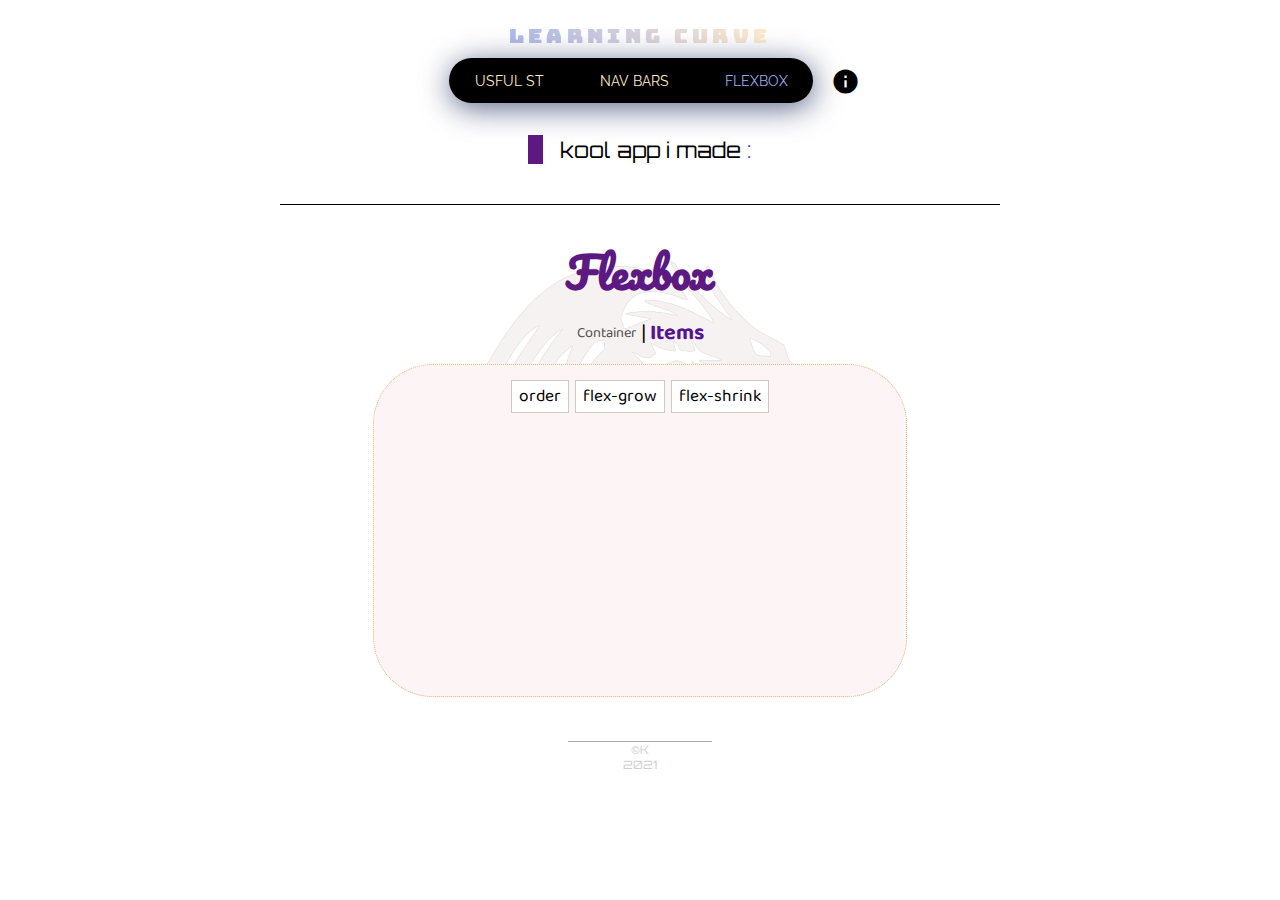
<file: flex-items.html>
<!DOCTYPE html>
<html lang="en">
<head>
    <meta charset="UTF-8">
    <meta name="viewport" content="width=device-width, initial-scale=1.0">
    <link rel="shortcut icon" href="img/arr.ico" type="image/x-icon"/>
    <link href="https://fonts.googleapis.com/css?family=Baloo+2&display=swap" rel="stylesheet">
    <link href="https://fonts.googleapis.com/css?family=Pacifico&display=swap" rel="stylesheet">
    <link href="https://fonts.googleapis.com/icon?family=Material+Icons" rel="stylesheet">
    <link rel="stylesheet" type="text/css" href="flex-items.css">
    <link rel="stylesheet" type="text/css" href="flexbox.css">
    <link rel="stylesheet" type="text/css" href="style.css">
    <title>K | flex</title>
</head>
<style>
    @import url('https://fonts.googleapis.com/css2?family=Raleway&family=Source+Sans+Pro:wght@200&display=swap');
</style>
<body>

    <!-- main navigation -->
    <nav>
        <h1 class="intro">learning curve</h1>
        <ul class="main-nav">

            <li class="dropdown-us hover-left">
                <a class="mn-but2">usful st</a>
                <div class="dropdown-holder-us">
                    <a href="inline.html" class="d-content-us-shad">v align</a>
                    <a href="flex-study.html" class="d-content-us">flexbox</a>
                    <a href="grid-study.html" class="d-content-us">grid</a>
                    <a href="centre-study.html" class="d-content-us">centre</a>
                    <a href="position.html" class="d-content-us">rel / abs</a>
                    <a href="animation.html" class="d-content-us">animation</a>
                    <a href="us.html" class="d-content-us">chunks</a>
                </div>
            </li>

            <li class="mn-but">
                <a href="navbars.html">nav bars</a>
            </li>
            <li class="mn-but hover-right">
                <a class="active">flexbox</a>
            </li>
        </ul>
        <a href="index.html">
            <span class="material-icons index-hov">info</span>
        </a>
    </nav>

    <!-- INFO FIELD .......................-->
    <header>
        <span class="blue-rec"></span>
        <h2 class="blue-rec-h2">kool app i made
            <span class="dot">:</span>
        </h2>
        <h2 class="blue-rec-h2-mask"></h2>
    </header>

    <!-- FLEXBOX APP.................... -->
    <div>
        <a href="flexbox.html"><h1>Flexbox</h1></a>

        <!-- container | items -->

        <div class="main-nav" class="">
            <a href="flex-cont.html" class="fnt-sml">Container</a>
            <span>&nbsp|&nbsp</span>
            <a class="act active2">Items</a>
        </div>

        <div class="content">

            <!-- main buttons -->
    
            <div>
                <button id="or" class="hov">order</button>
                <button id="fg" class="hov">flex-grow</button>
                <button id="as" class="hov">flex-shrink</button>
            </div>
    
            <!-- ORDER -->
    
            <div id="order" class="none">
    
                <!-- "?" menu -->
    
                <div id="drop-all" class="" >
                    <div class="dropdown">
                        <img src="img/info.png" alt="">
                        <div class="drop-content">
                            <div id="o1">1 . 3 . 5 . 2 . 4</div>
                            <div id="o2">5 . 4 . 3 . 2 . 1</div>
                            <div id="o3">1 . 5 . 2 . 4 . 3</div>
                        </div>
                    </div>
                </div>
        
                <!-- ilustration -->
        
                <div id="container" class="container center c1 shad-cont">
                    <div id="sq1" class="inside io1 shad-ins green-grad">1</div>
                    <div id="sq2" class="inside io2 shad-ins">2</div>
                    <div id="sq3" class="inside io3 shad-ins">3</div>
                    <div id="sq4" class="inside io4 shad-ins">4</div>
                    <div id="sq5" class="inside io5 shad-ins">5</div>
                </div>
                <h3 id="signature" class="order-info"></h3>
            </div>
            
            <!-- FLEX-GROW -->
    
            <div id="grow" class="none">

                <!-- "?" menu -->
    
                <div id="drop-all" class="" >
                    <div class="dropdown">
                        <img src="img/info.png" alt="">
                        <div class="drop-content">
                            <input type="range" min="1" max="11" value="6" class="slider" id="slider"> 
                        </div>
                    </div>
                </div>

                <!-- ilustration -->
        
                <div id="container2" class="container center c1 shad-cont">
                    <div class="inside fg1 shad-ins og">a</div>
                    <div id="fg2" class="inside fg2 shad-ins og">b</div>
                    <div class="inside fg1 shad-ins og">c</div>
                </div> 
                <h3 id="signature3"></h3>  
                <h3 id="signature2" class="order-info"></h3>

            </div>

            <!-- FLEX-SHRINK -->
    
            <div id="shrink" class="none">

                <!-- "?" menu -->
    
                <div id="drop-all" class="" >
                    <div class="dropdown">
                        <img src="img/info.png" alt="">
                        <div class="drop-content">
                            <input type="range" min="1" max="11" value="6" class="slider" id="slider2"> 
                        </div>
                    </div>
                </div>

                <!-- ilustration -->
        
                <div id="container2" class="container2 center c1 shad-cont">
                    <div class="inside fs1 shad-ins og">a</div>
                    <div id="fs" class="inside fs2 shad-ins og">b</div>
                    <div class="inside fs1 shad-ins og">c</div>
                </div> 
                <h3 id="signature4"></h3>  
                <h3 id="signature5" class="order-info "></h3>

            </div>
            
        </div>


    </div>

    <footer class="">
        <span>&#169K</span><br>
        <span>2021</span>
    </footer>


    <script src="app_items.js"></script>

</body>
</html>
</file>
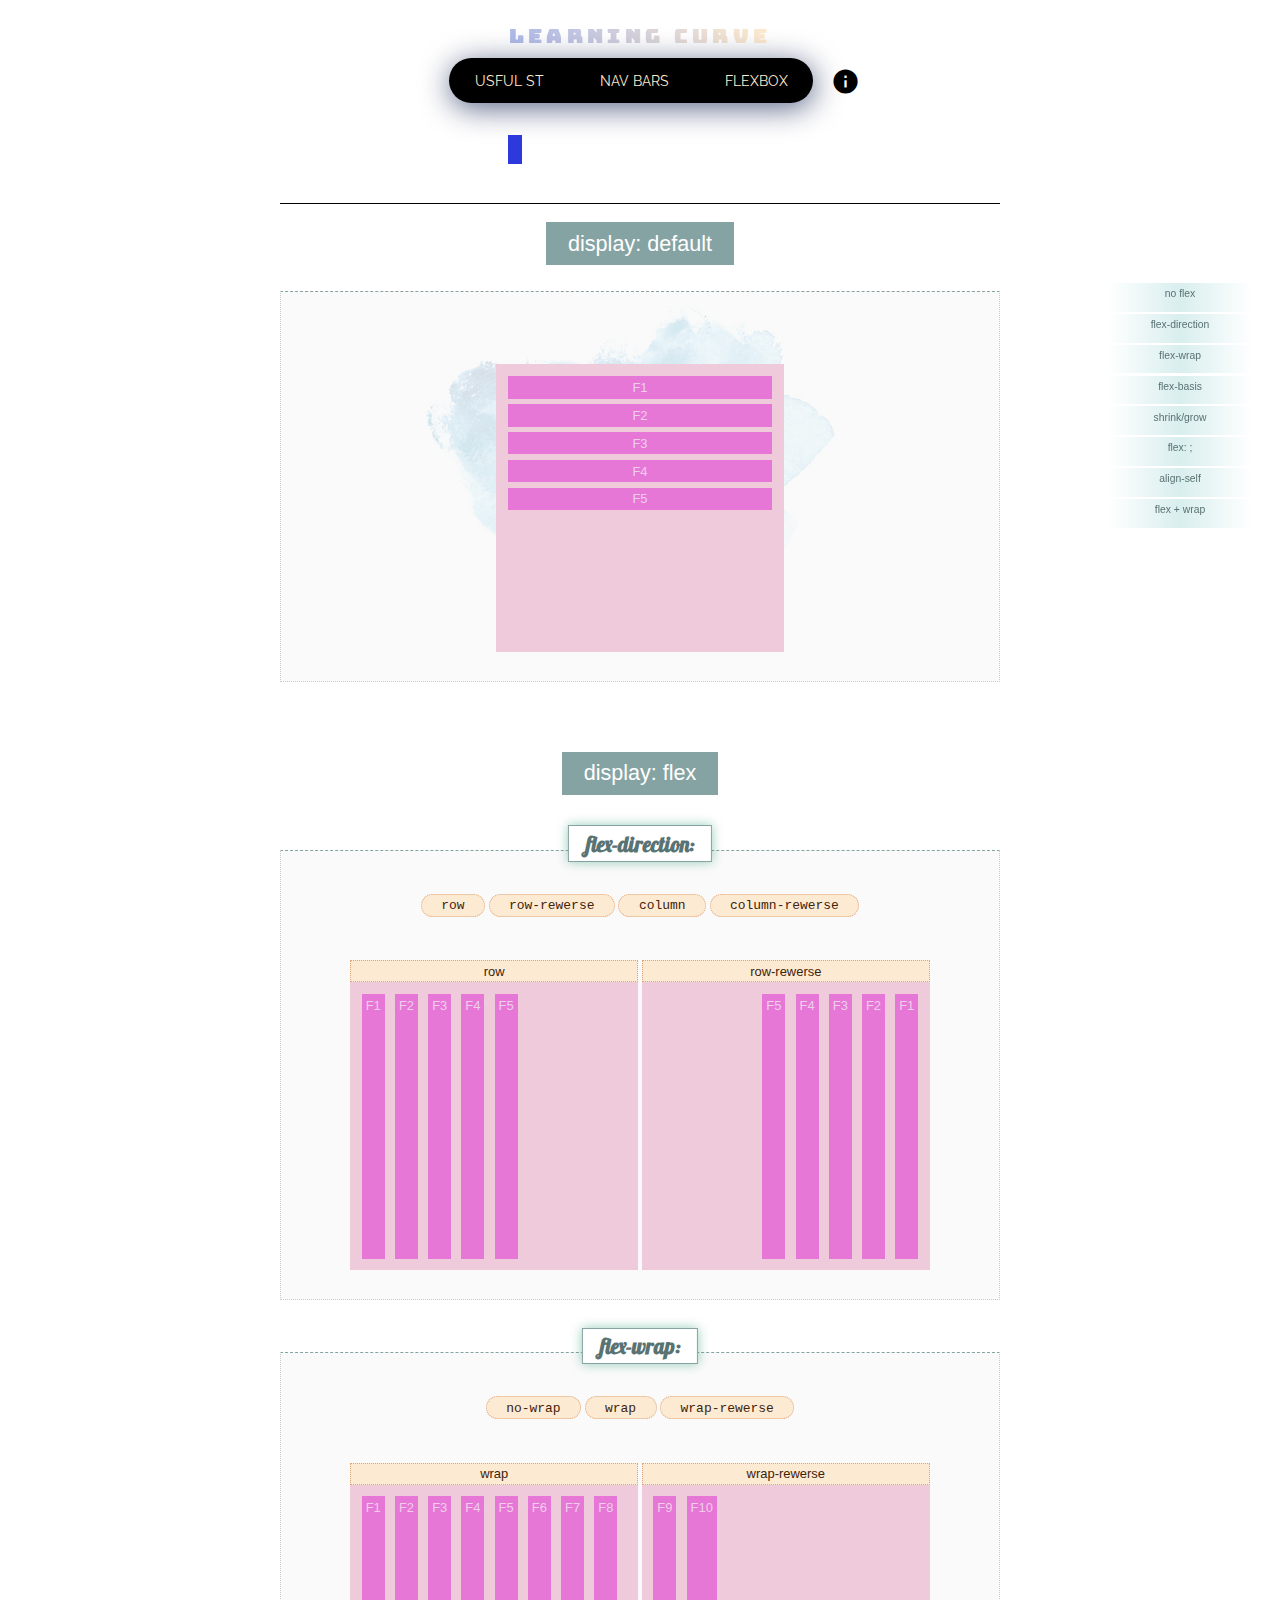
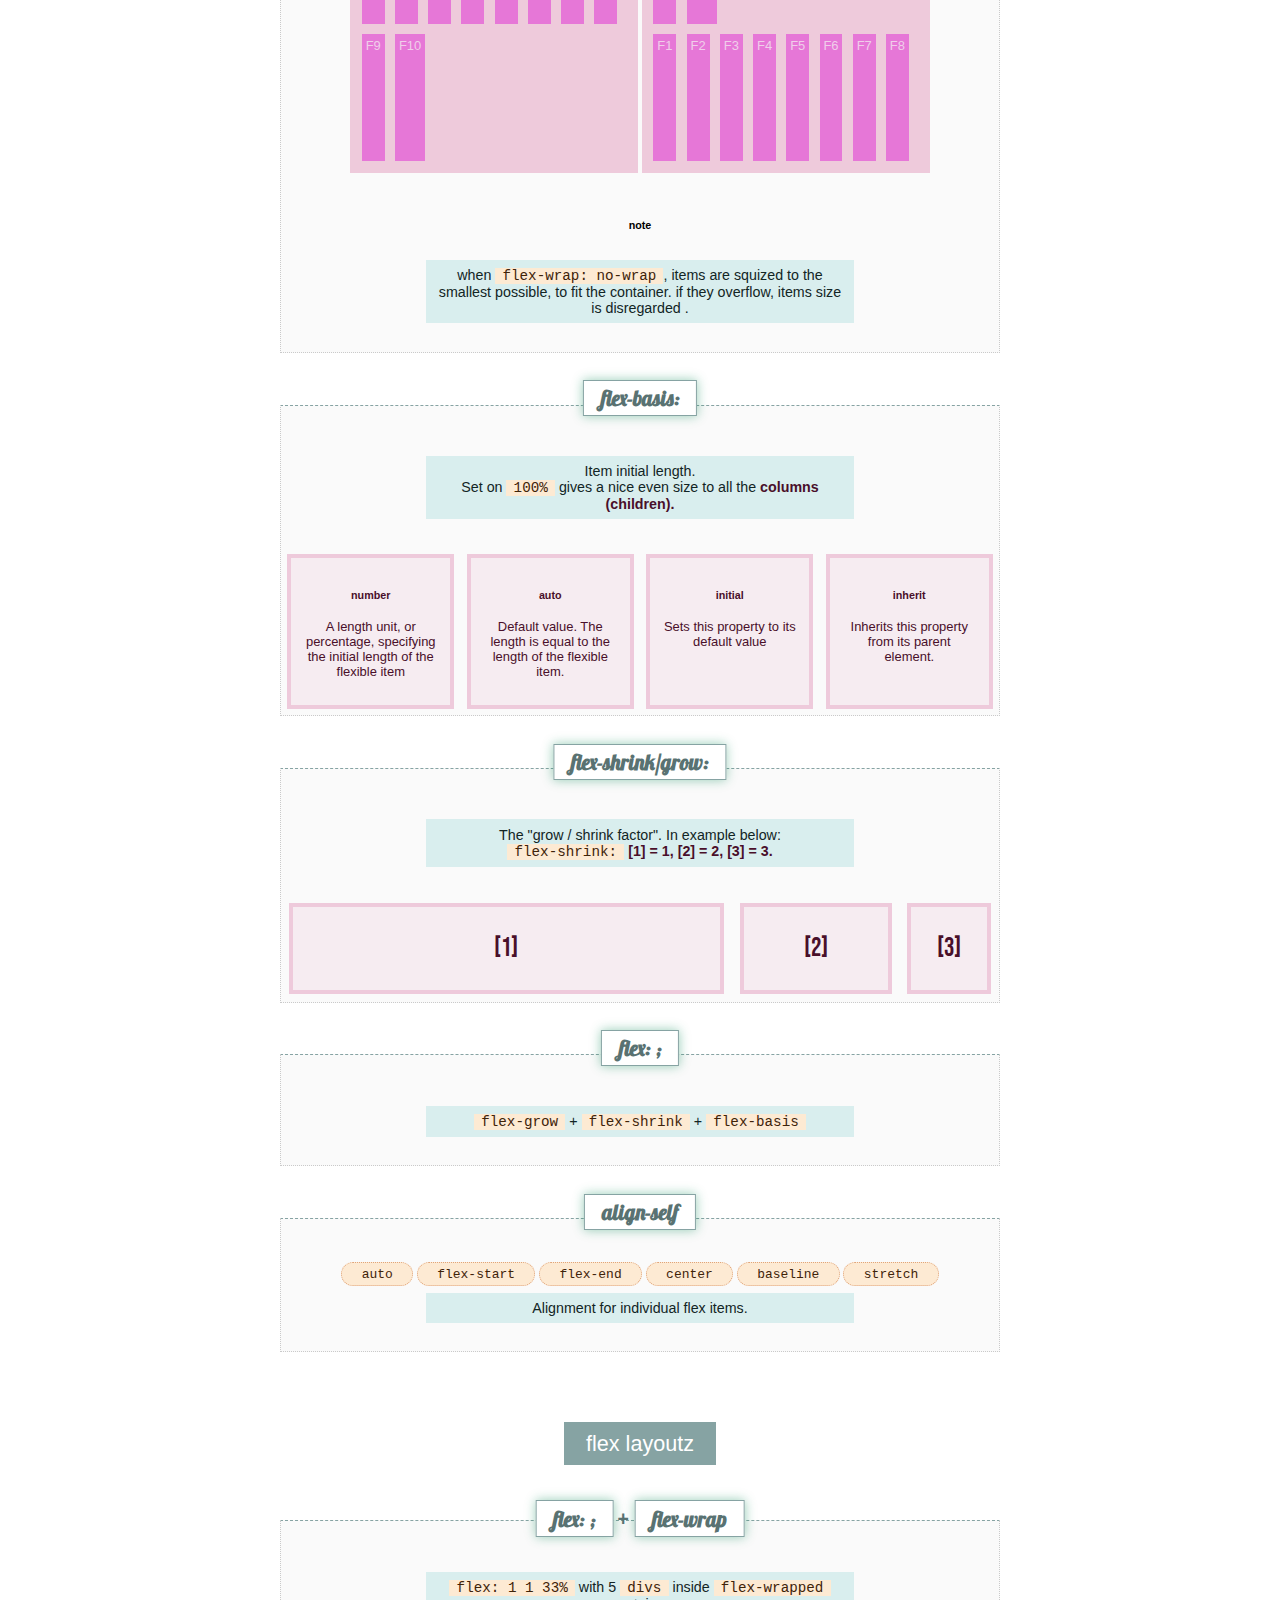
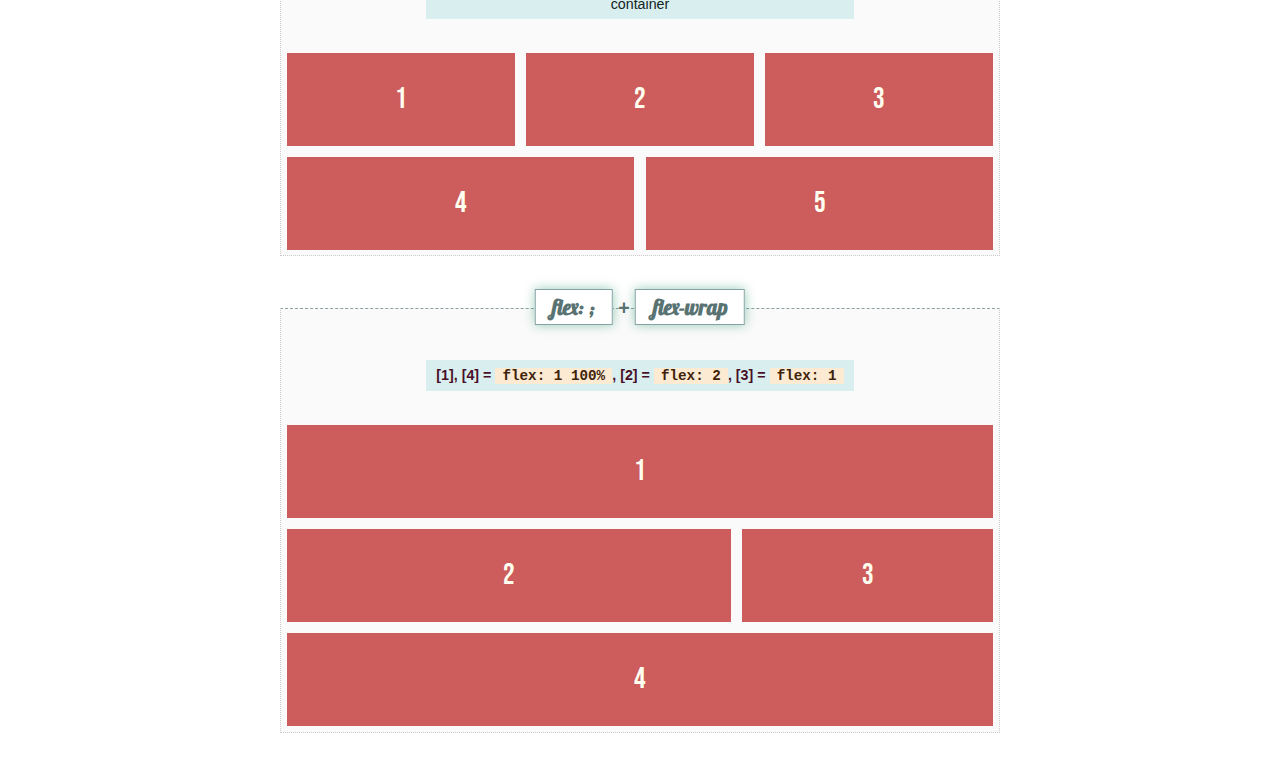
<file: flex-study.html>
<!DOCTYPE html>
<html lang="en">
<head>
    <meta charset="UTF-8">
    <meta http-equiv="X-UA-Compatible" content="IE=edge">
    <meta name="viewport" content="width=device-width, initial-scale=1.0">
    <link rel="shortcut icon" href="img/arr.ico" type="image/x-icon"/>
    <link href="https://fonts.googleapis.com/icon?family=Material+Icons" rel="stylesheet">
    <link rel="stylesheet" type="text/css" href="flex-study.css">
    <link rel="stylesheet" type="text/css" href="style.css">
    <title>flex dive</title>
    <style>
        @import url('https://fonts.googleapis.com/css2?family=Bebas+Neue&display=swap');
        @import url('https://fonts.googleapis.com/css2?family=Lobster&display=swap');
    </style>    
</head>

<body>
    
        <!-- NAVI...................... -->
    <nav>
        <h1 class="intro">learning curve</h1>
        <ul class="main-nav">

            <!-- dropdown menu-->
            <li class="dropdown-us hover-left">
                <a class="mn-but2">usful st</a>
                <div class="dropdown-holder-us">
                    <a href="inline.html" class="d-content-us-shad">v align</a>
                    <a class="d-content-us us-active">flexbox</a>
                    <a href="grid-study.html" class="d-content-us">grid</a>
                    <a href="centre-study.html" class="d-content-us">centre</a>
                    <a href="position.html" class="d-content-us">rel / abs</a>
                    <a href="animation.html" class="d-content-us">animation</a>
                    <a href="us.html" class="d-content-us">chunks</a>
                </div>
            </li>

            <!-- rest of NAVI -->
            <li class="mn-but">
                <a href="navbars.html">nav bars</a>
            </li>
            <li class="mn-but hover-right">
                <a href="flexbox.html">flexbox</a>
            </li>
        </ul>

        <!-- info icon -->
        <a href="index.html">
            <span class="material-icons">info</span>
        </a>
    </nav>

    <!-- INFO FIELD .......................-->
    <header class="">
        <span class="blue-rec"></span>
        <h2 class="blue-rec-h2">flexbox deep dive 
            <span class="dot">_</span>
        </h2>

        <!-- <p class="index">this here is a basic sum up, of what resulted from my codind experience so far. </p> -->

    </header>

    <!-- side navigation -->
    <nav class="side-nav">
        <ul class="">
            <li class="grad"><a href="#default">no flex</a></li>
            <li class="grad"><a href="#direction">flex-direction</a></li>
            <li class="grad"><a href="#wrap">flex-wrap</a></li>
            <li class="grad"><a href="#basis">flex-basis</a></li>
            <li class="grad"><a href="#shrink">shrink/grow</a></li>
            <li class="grad"><a href="#flex">flex: ;</a></li>
            <li class="grad"><a href="#align">align-self</a></li>
            <li class="grad"><a href="#l1">flex + wrap</a></li>
        </ul>
    </nav>

    <section id="default" class="intros-c">
        <h2 class="intros">display: default</h2>
    </section>

    <!-- default -->
    <section class="big-c2">
        <section class="flex-c">
            <div class="container">
                <div class="item">f1</div>
                <div class="item">f2</div>
                <div class="item">f3</div>
                <div class="item">f4</div>
                <div class="item">f5</div>
            </div>
        </section>
    </section>
    
    <section id="direction" class="intros-c">
        <h2 class="intros2">display: flex</h2>
    </section>

    <!-- FLEX DIRECTION:....................... -->
    <section class="big-c2">
        <h3>flex-direction:</h3>
        <section class="prop-but-container">
            <div class="prop-but-ch"><code>row</code></div>
            <div class="prop-but-ch"><code>row-rewerse</code></div>
            <div class="mq-break2"></div>
            <div class="prop-but-ch"><code>column</code></div>
            <div class="prop-but-ch"><code>column-rewerse</code></div>
        </section>

        <!-- row -->
        <section class="flex-c">
            <div class="prop-but-ch-a">row</div>
            <div class="c1 c11">
                <div class="item">f1</div>
                <div class="item">f2</div>
                <div class="item">f3</div>
                <div class="item">f4</div>
                <div class="item">f5</div>
            </div>
        </section>
    
        <!-- row-rewerse -->
        <section class="flex-c">
            <div class="prop-but-ch-a">row-rewerse</div>
            <div class="c1 c12">
                <div class="item">f1</div>
                <div class="item">f2</div>
                <div class="item">f3</div>
                <div class="item">f4</div>
                <div class="item">f5</div>
            </div>
        </section>
        <div id="wrap"></div>
    </section>

    <!-- FLEX WRAP........................... -->
    <section class="big-c2">
        <h3>flex-wrap:</h3>
        <section class="prop-but-container">
            <div class="prop-but-ch"><code>no-wrap</code></div>
            <div class="prop-but-ch"><code>wrap</code></div>
            <div class="prop-but-ch"><code>wrap-rewerse</code></div>
        </section>

        <!-- row -->
        <section class="flex-c vert-alig">
            <div class="prop-but-ch-a">wrap</div>
            <div class="c1 c21">
                <div class="item">f1</div>
                <div class="item">f2</div>
                <div class="item">f3</div>
                <div class="item">f4</div>
                <div class="item">f5</div>
                <div class="item">f6</div>
                <div class="item">f7</div>
                <div class="item">f8</div>
                <div class="item">f9</div>
                <div class="item">f10</div>
            </div>
        </section>
    
        <!-- row-rewerse -->
        <section class="flex-c vert-alig">
            <div class="prop-but-ch-a">wrap-rewerse</div>
            <div class="c1 c22">
                <div class="item">f1</div>
                <div class="item">f2</div>
                <div class="item">f3</div>
                <div class="item">f4</div>
                <div class="item">f5</div>
                <div class="item">f6</div>
                <div class="item">f7</div>
                <div class="item">f8</div>
                <div class="item">f9</div>
                <div class="item">f10</div>
            </div>
        </section>

        <section>
            <h5>note</h5>
            <p class="flex-notes">when <code>flex-wrap: no-wrap</code>, items are squized to the smallest possible, to fit the container. if they overflow, items size is disregarded .</p>
        </section> 
        <div id="basis"></div>
    </section>

    <!-- FLEX BASIS....................... -->
    <section class="big-c2">
        <h3>flex-basis:</h3>
        <p class="flex-notes2">Item initial length.<br>Set on <code>100%</code> gives a nice even size to all the <span class="fatty">columns (children).</span></p>

        <div class="c2">
            <div>
                <h5>number</h5>
                <p>A length unit, or percentage, specifying the initial length of the flexible item</p>
            </div>
            <div>
                <h5>auto</h5>
                <p>Default value. The length is equal to the length of the flexible item.</p>
            </div>
            <div>
                <h5>initial</h5>
                <p>Sets this property to its default value</p>
            </div>
            <div>
                <h5>inherit</h5>
                <p">Inherits this property from its parent element.</p>
            </div>
        </div>
        <div id="shrink"></div>
    </section>

    <!-- SHRINK / GROW.................-->
    <section class="big-c2">
        <h3>flex-shrink/grow:</h3>
        <p class="flex-notes2">The "grow / shrink factor". In example below: <br><code>flex-shrink:</code><span class="fatty"> [1] = 1, [2] = 2, [3] = 3. </span></p>
        <div class="c4">
            <div class="fl-shrink-1">[1]</div>
            <div class="fl-shrink-2">[2]</div>
            <div class="fl-shrink-3">[3]</div>
        </div>
        <div id="flex"></div>
    </section>

    <!-- flex: :....... -->
    <section class="big-c2">
        <h3>flex: ;</h3>
        <p class="flex-notes2">
            <code>flex-grow</code> + <code>flex-shrink</code> + <code>flex-basis</code>
        </p>
        <div id="align"></div>
    </section>

    <!-- align-self....... -->
    <section class="big-c2">
        <h3>align-self</h3>
        <section class="prop-but-container">
            <div class="prop-but-ch"><code>auto</code></div>
            <div class="prop-but-ch"><code>flex-start</code></div>
            <div class="prop-but-ch"><code>flex-end</code></div>
            <div class="mq-break"></div>
            <div class="prop-but-ch"><code>center</code></div>
            <div class="prop-but-ch"><code>baseline</code></div>
            <div class="prop-but-ch"><code>stretch</code></div>
        </section>
        <p class="flex-notes2">
            Alignment for individual flex items.
        </p>
    </section>

    <!-- FLEX LAYAOUTZ.................. -->
    <section class="intros-c">
        <h2 class="intros2">flex layoutz</h2>
    </section>
    
    <!-- flex + flex:wrap -->
    <div id="l1"></div>
    <section class="big-c2">
        <div class="sum">
            <span class="seperate">flex: ;</span>
            <span class="seperate-nb"> + </span>
            <span class="seperate">flex-wrap</span>
        </div>
        <p class="flex-notes2"><code>flex: 1 1 33%</code> with 5 <code>divs</code> inside <code>flex-wrapped</code> container </p>
        <div class="c3">
            <div class="c31">1</div>
            <div class="c31">2</div>
            <div class="c31">3</div>
            <div class="c31">4</div>
            <div class="c31">5</div>
        </div>
    </section>

    <!-- flex -->
    <section class="big-c2">
        <div class="sum">
            <span class="seperate">flex: ;</span><span class="seperate-nb"> + </span><span class="seperate">flex-wrap</span>
        </div>
        <p class="flex-notes2"><span class="fatty"> [1], [4] = <code>flex: 1 100%</code>, [2] = <code>flex: 2</code>, [3] = <code>flex: 1</code> </span> </p>
        <div class="c5">
            <div class="c51">1</div>
            <div class="c52">2</div>
            <div class="c53">3</div>
            <div class="c54">4</div>
        </div>

    </section>



    
</body>
</html>
</file>
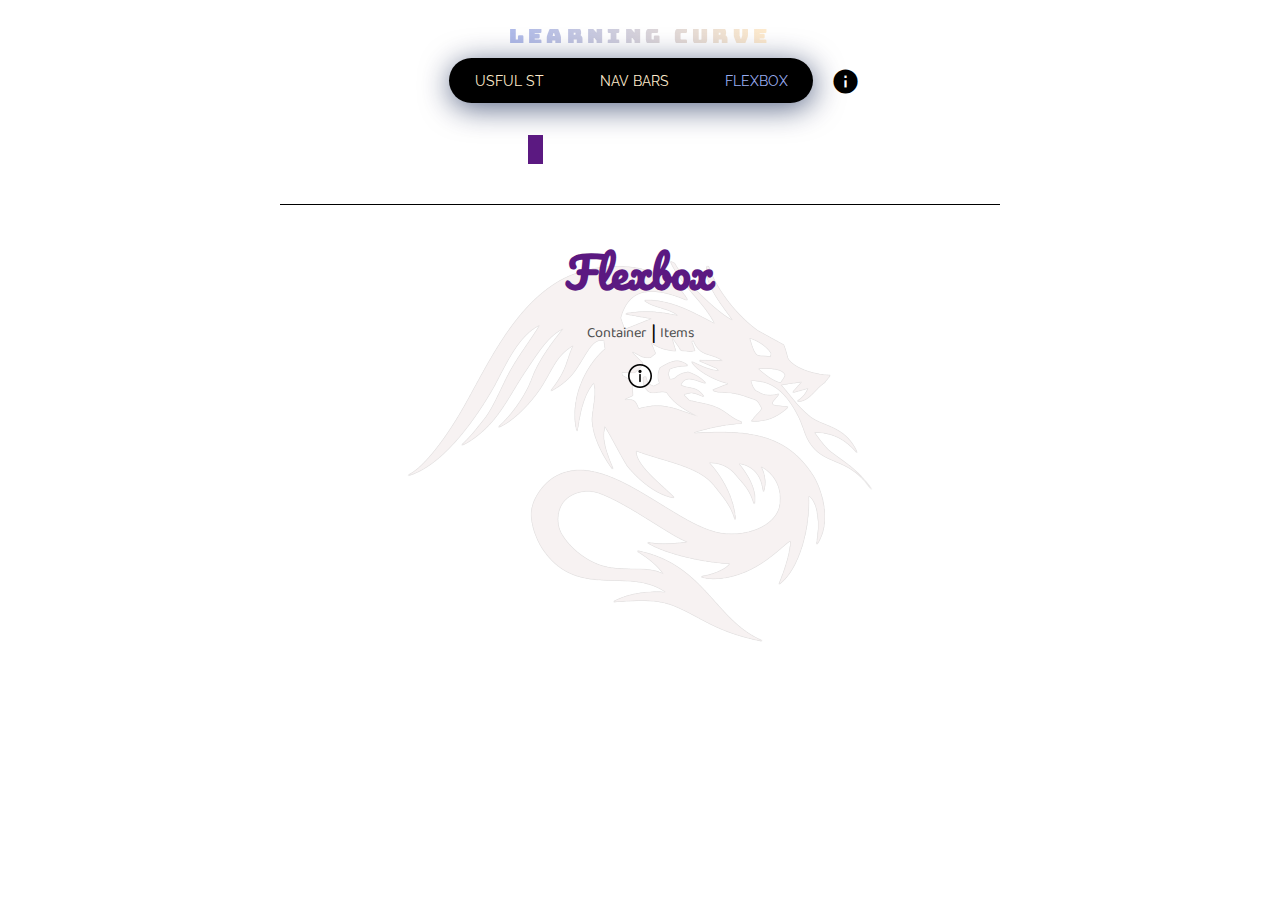
<file: flexbox.html>
<!DOCTYPE html>
<html lang="en">
<head>
    <meta charset="UTF-8">
    <meta name="viewport" content="width=device-width, initial-scale=1.0">
    <link rel="shortcut icon" href="img/arr.ico" type="image/x-icon"/>
    <link href="https://fonts.googleapis.com/css?family=Baloo+2&display=swap" rel="stylesheet">
    <link href="https://fonts.googleapis.com/css?family=Pacifico&display=swap" rel="stylesheet">
    <link href="https://fonts.googleapis.com/icon?family=Material+Icons" rel="stylesheet">
    <link rel="stylesheet" type="text/css" href="style.css">
    <link rel="stylesheet" type="text/css" href="flexbox.css">
    <title>K | flex</title>
</head>

<body>
    
    <!-- NAVI.................... -->
    <nav>
        <h1 class="intro">learning curve</h1>
        <ul class="main-nav">

            <li class="dropdown-us hover-left">
                <a class="mn-but2">usful st</a>
                <div class="dropdown-holder-us">
                    <a href="inline.html" class="d-content-us-shad">v align</a>
                    <a href="flex-study.html" class="d-content-us">flexbox</a>
                    <a href="grid-study.html" class="d-content-us">grid</a>
                    <a href="centre-study.html" class="d-content-us">centre</a>
                    <a href="position.html" class="d-content-us">rel / abs</a>
                    <a href="animation.html" class="d-content-us">animation</a>
                    <a href="us.html" class="d-content-us">chunks</a>
                </div>
            </li>

            <li class="mn-but">
                <a href="navbars.html">nav bars</a>
            </li>
            <li class="mn-but hover-right">
                <a class="active">flexbox</a>
            </li>
        </ul>
        <a href="index.html">
            <span class="material-icons">info</span>
        </a>
    </nav>

    <!-- INFO FIELD .......................-->
    <header>
        <span class="blue-rec"></span>
        <h2 class="blue-rec-h2">kool app i made
            <span class="dot">:</span>
        </h2>
        <!-- <h2 class="blue-rec-h2-mask"></h2> -->
    </header>

    <!-- FLEXBOX APP.................... -->

    <div>
        <h1>Flexbox</h1><br>
        <!-- flexbox navigation-->
        <div class="main-nav" class="">
            <a href="flex-cont.html" class="fnt-sml">Container</a><span>&nbsp|&nbsp</span>
            <a href="flex-items.html"class="fnt-sml">Items</a>
        </div>

        <div id="drop-all" class="" >
            <div class="dropdown">
                <img src="img/info2.png" alt="">
                <div class="drop-content-intro">
                    <div id="info"><b>Flexbox</b> is a <i><q>simple and powerful tools for distributing space and aligning content for web apps and pages.</q></i><br> This app gives a <span class="act2">visual preview</span> to some of the <i>settings & properties</i> for the parent - <i><b>container</b></i> - element, and child - <i><b>item</b></i> - element.
                    </div>

                </div>
            </div>
        </div>
    </div>

</body>
</html>
</file>
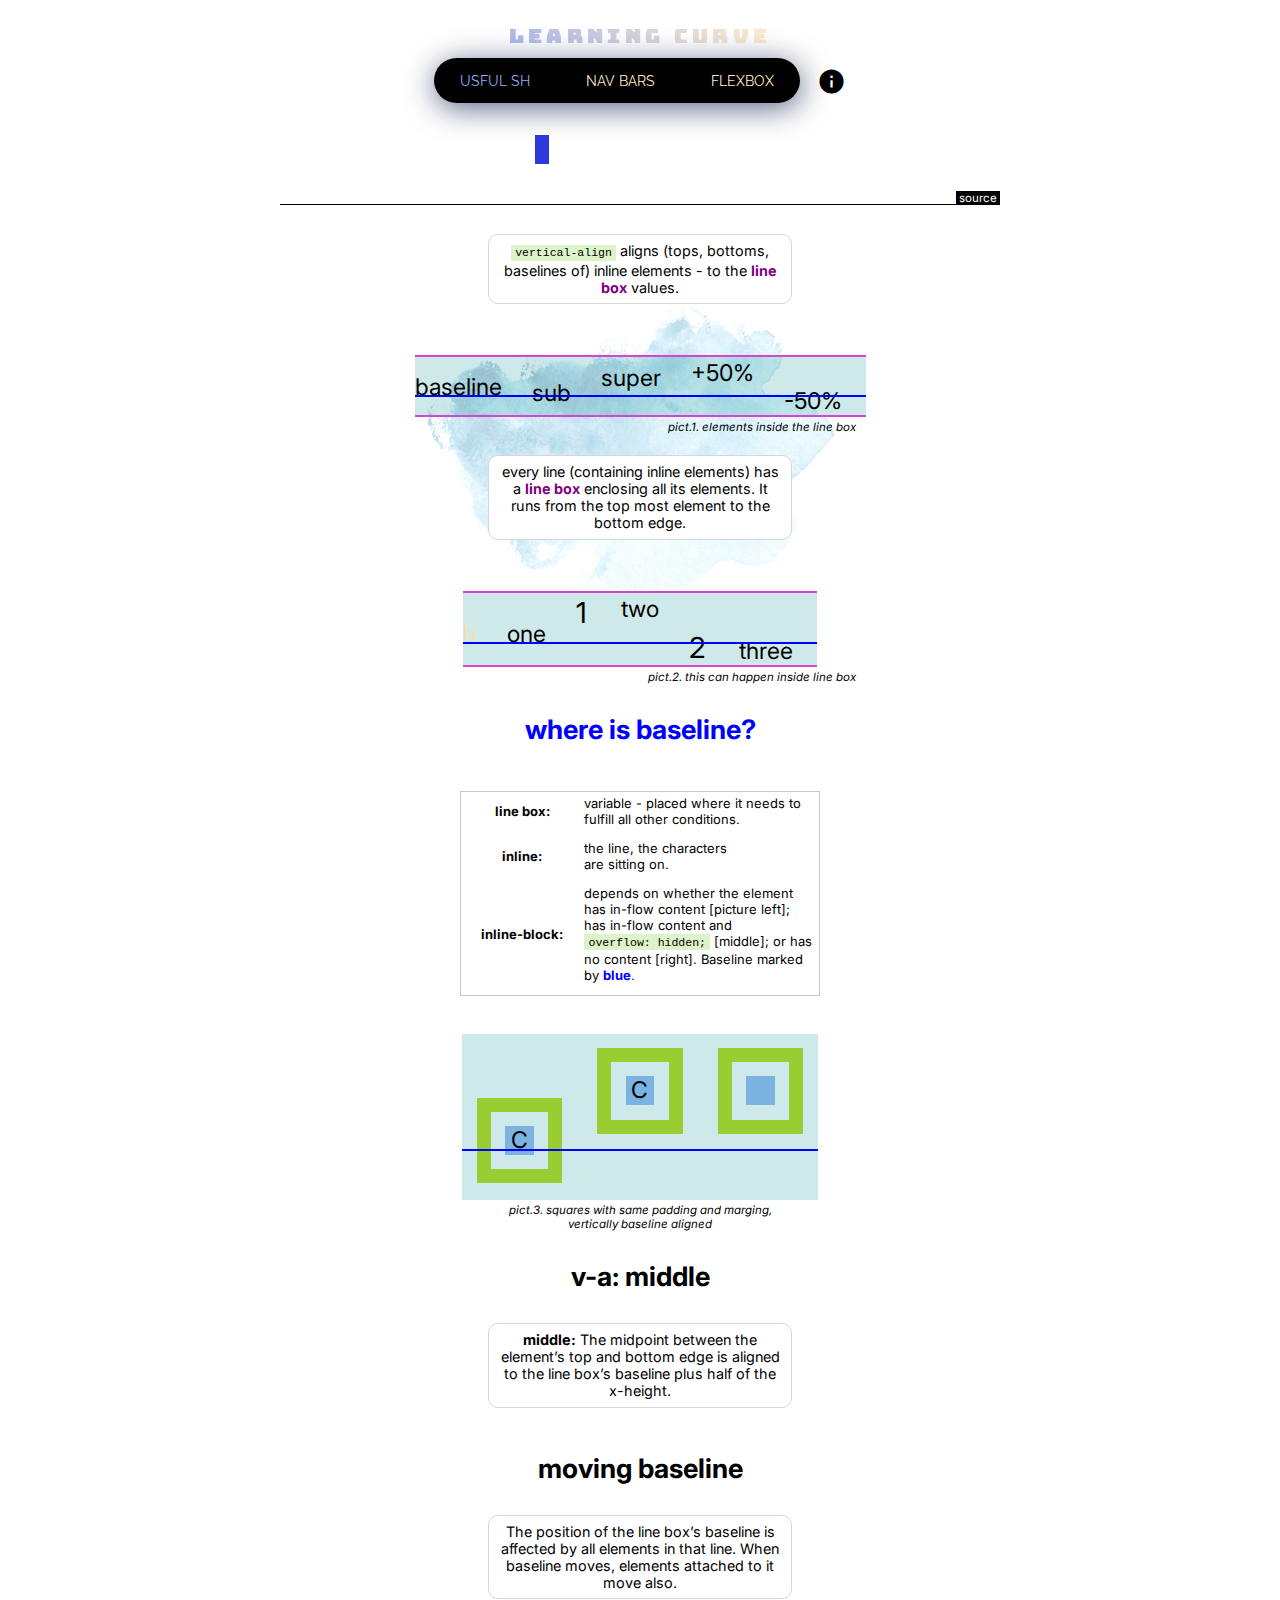
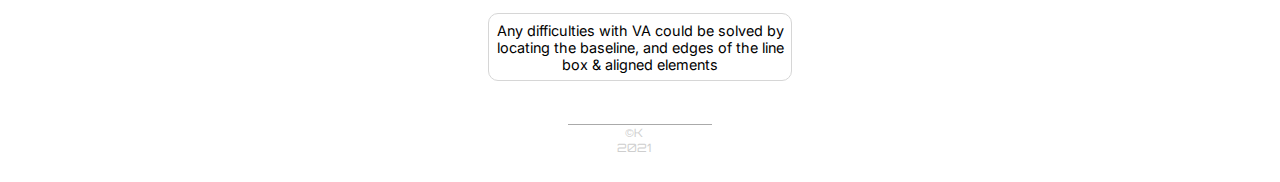
<file: inline.html>
<!DOCTYPE html>
<html lang="en">
<head>
    <meta charset="UTF-8">
    <meta http-equiv="X-UA-Compatible" content="IE=edge">
    <meta name="viewport" content="width=device-width, initial-scale=1.0">
    <link rel="shortcut icon" href="img/arr.ico" type="image/x-icon"/>
    <link href="https://fonts.googleapis.com/icon?family=Material+Icons" rel="stylesheet">
    <link rel="stylesheet" type="text/css" href="style.css">
    <link rel="stylesheet" type="text/css" href="inline.css">
    <title>K | vertical align</title>
</head>
<body>

        <!-- NAVI...................... -->
        <nav>
            <h1 class="intro">learning curve</h1>
            <ul class="main-nav">
    
                <!-- dropdown menu -->
                <li class="dropdown-us hover-left">
                    <a class="mn-but2 active">usful sh</a>
                    <div class="dropdown-holder-us">
                        <a class="us-active d-content-us-shad">v align</a>
                        <a href="flex-study.html" class="d-content-us">flexbox</a>
                        <a href="grid-study.html" class="d-content-us">grid</a>
                        <a href="centre-study.html" class="d-content-us">centre</a>
                        <a href="position.html" class="d-content-us">rel / abs</a>
                        <a href="animation.html" class="d-content-us">animation</a>
                        <a href="us.html" class="d-content-us">chunks</a>
                    </div>
                </li>
    
                <!-- rest -->
                <li class="mn-but">
                    <a href="navbars.html">nav bars</a>
                </li>
                <li class="mn-but hover-right">
                    <a href="flexbox.html">flexbox</a>
                </li>
            </ul>
    
            <!-- info icon -->
            <a href="index.html">
                <span class="material-icons">info</span>
            </a>
        </nav>
    
        <!-- INFO FIELD .......................-->
        <header class="">
            <span class="blue-rec"></span>
            <h2 class="blue-rec-h2">vertical align
                <span class="dot">_</span>
            </h2>
   
        </header>

    <!-- MAIN .......................-->
    <main class="va">

        <a href="https://christopheraue.net/design/vertical-align" target="_blank">
            <span class="source-link">source</span>
        </a>

        <article class="inline"> 
            <!-- line box picture 1.................... -->
            <section>

                <div class="atr-start">

                    <p class="notes"><code> vertical-align</code> aligns (tops, bottoms, baselines of) inline elements - to the <strong class="col-purp">line box</strong> values.</p><br>

                    <section class="lb-mq">
                        <figure class="s-example">
                            <div class="line-ex"></div>
                            <div class="line-up"></div>
                            <span class="baseline-ex">baseline</span>
                            <span class="sub-ex">sub</span>
                            <span class="super-ex">super</span>
                            <span class="ex1">+50%</span>
                            <span class="ex2">-50%</span>
                            <div class="line-bottom"></div>
                        </figure>
                        <figcaption>pict.1. elements inside the line box</figcaption>
                    </section>
                    
                    
                    
                </div>
    
                <!-- line box note -->
                <p class="notes">every line (containing inline elements) has a <strong class="col-purp">line box</strong> enclosing all its elements. It runs from the top most element to the bottom edge.</p><br>
    
                <!-- line box picture 2......................... -->
                <section class="lb-mq">
                    <figure class="s-example">
                        <div class="line-up2"></div>
                        <div class="line-ex2"></div>
                        <span class="col-grey">b</span>
                        <span class="ex2-1">one</span>
                        <span class="ex2-11">1</span>
                        <span class="ex2-2">two</span>
                        <span class="ex2-22">2</span>
                        <span class="ex2-3">three</span>
                        <div class="line-bottom2"></div>
                    </figure>
                    <figcaption>pict.2. this can happen inside line box</figcaption>
                </section>
                
                
    
            </section>
    
            <!-- where is baseline ?    -->
            <section>
                <h3 class="col-blue">where is baseline?</h3>
                <!-- table     -->
                <table>
                    <tr>
                        <td class="head-cell">line box:</td>
                        <td>
                            variable - placed where it needs to fulfill all other conditions.
                        </td>
                    </tr>
                    <tr>
                        <td class="head-cell">inline:</td>
                        <td>
                           the line, the characters are sitting on. 
                        </td>
                    </tr>
                    <tr class="border-bot">
                        <td class="head-cell">inline-block:</td>
                        <td>
                            depends on whether the element has in-flow content [picture left]; has in-flow content and <code>overflow: hidden;</code> [middle]; or has no content [right]. Baseline marked by <span class="col-blue"><b>blue</b>.</span>
                        </td>
                    </tr>
                </table>
            </section>
    
            <!-- pict.3 squarez    -->

            <section>
                <figure class="s-example">
                    <div class="box-ex">C</div>
                    <div class="box-ex ov-hidd">C</div>
                    <div class="box-ex"></div>
                    <div class="baseline2"></div>
                </figure>
                <figcaption class="fig3-fix">pict.3. squares with same padding and marging, vertically baseline aligned  </figcaption>
            </section>
            
    
            <!-- VA : middle    -->
            <section>
                <h3>v-a: middle</h3>
                <p class="notes"><b>middle:</b> The midpoint between the element’s top and bottom edge is aligned to the line box’s baseline plus half of the x-height.</p>
                <div class="space"></div>
            </section>
    
            <!-- moving baseline -->
            <section>
                <h3>moving baseline</h3>
                <p class="notes">The position of the line box’s baseline is affected by all elements in that line. When baseline moves, elements attached to it move also.</p>
                <div class="space"></div>
                <p class="notes">Any difficulties with VA could be solved by locating the baseline, and edges of the line box & aligned elements </p>
            </section>
            
        </article>
    </main>

    <footer class="">
        <span>&#169K</span><br>
        <span>2021</span>
    </footer>


</body>
</html>
</file>
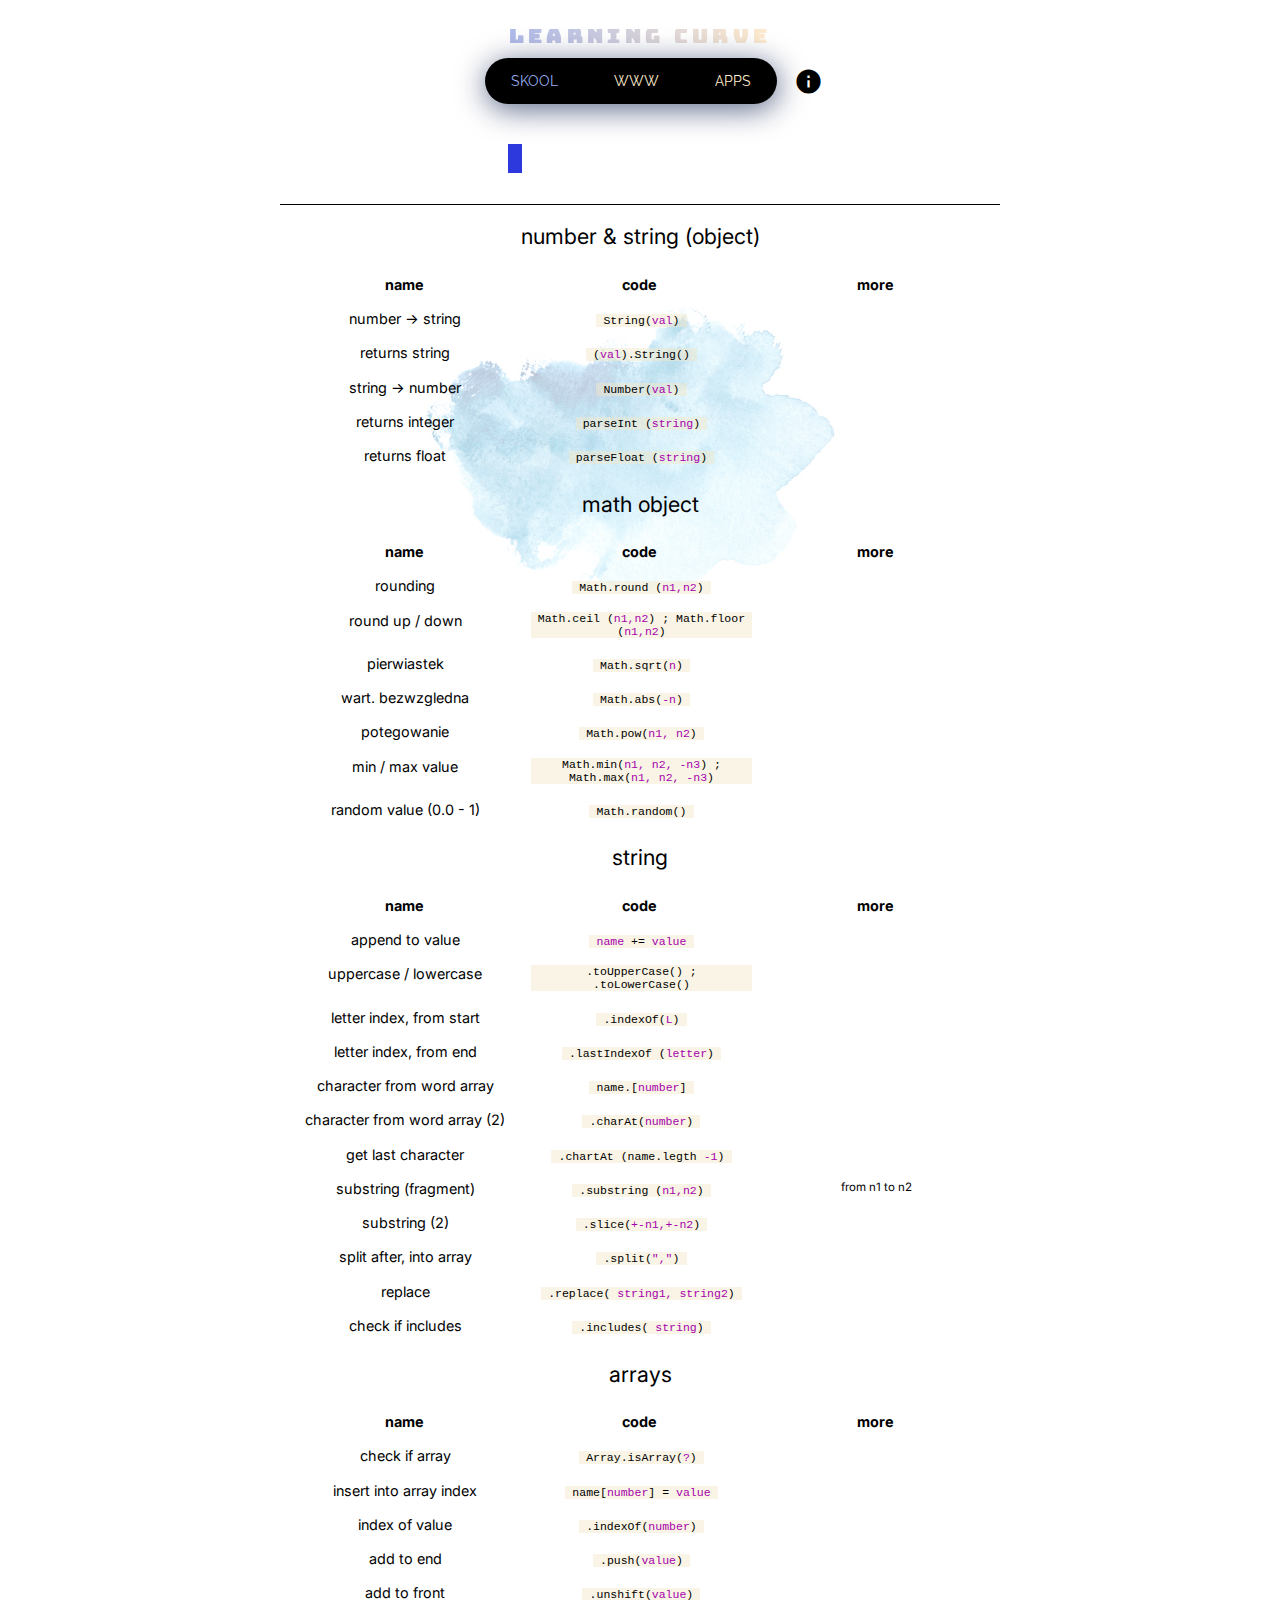
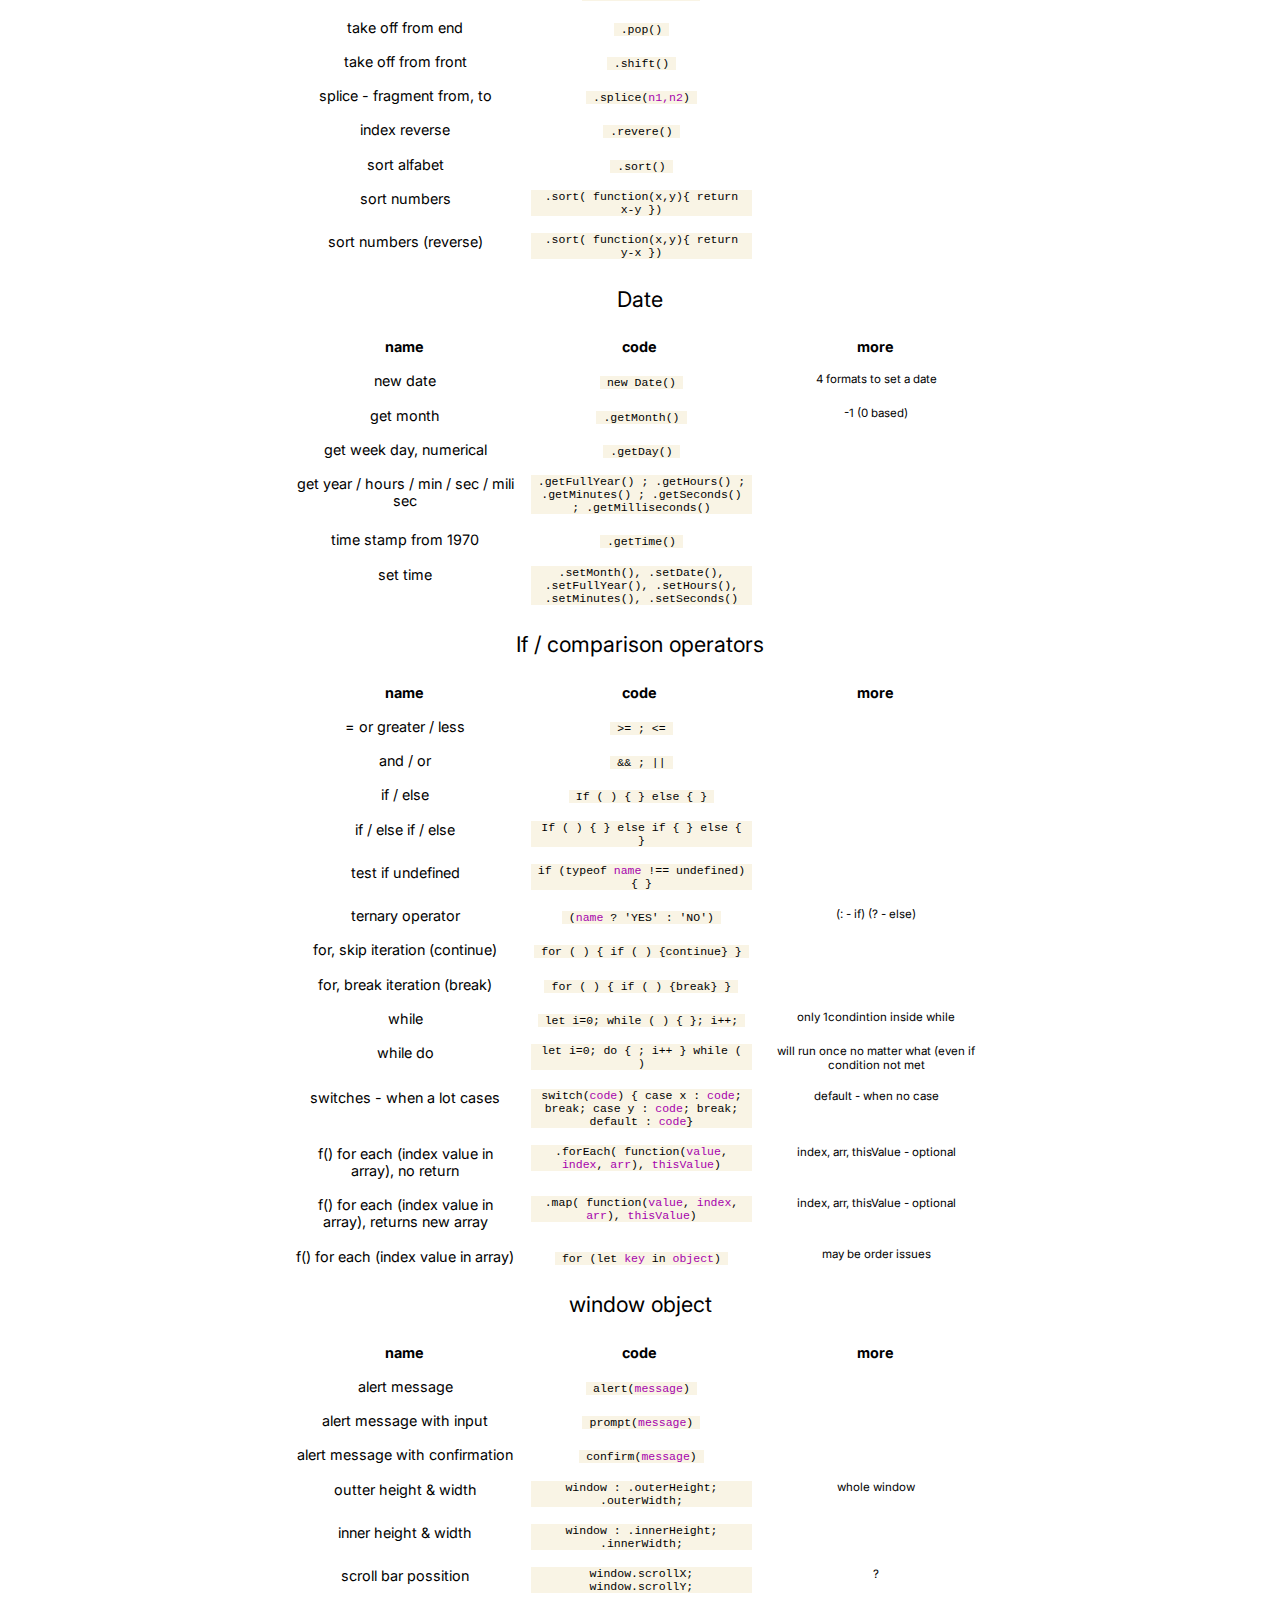
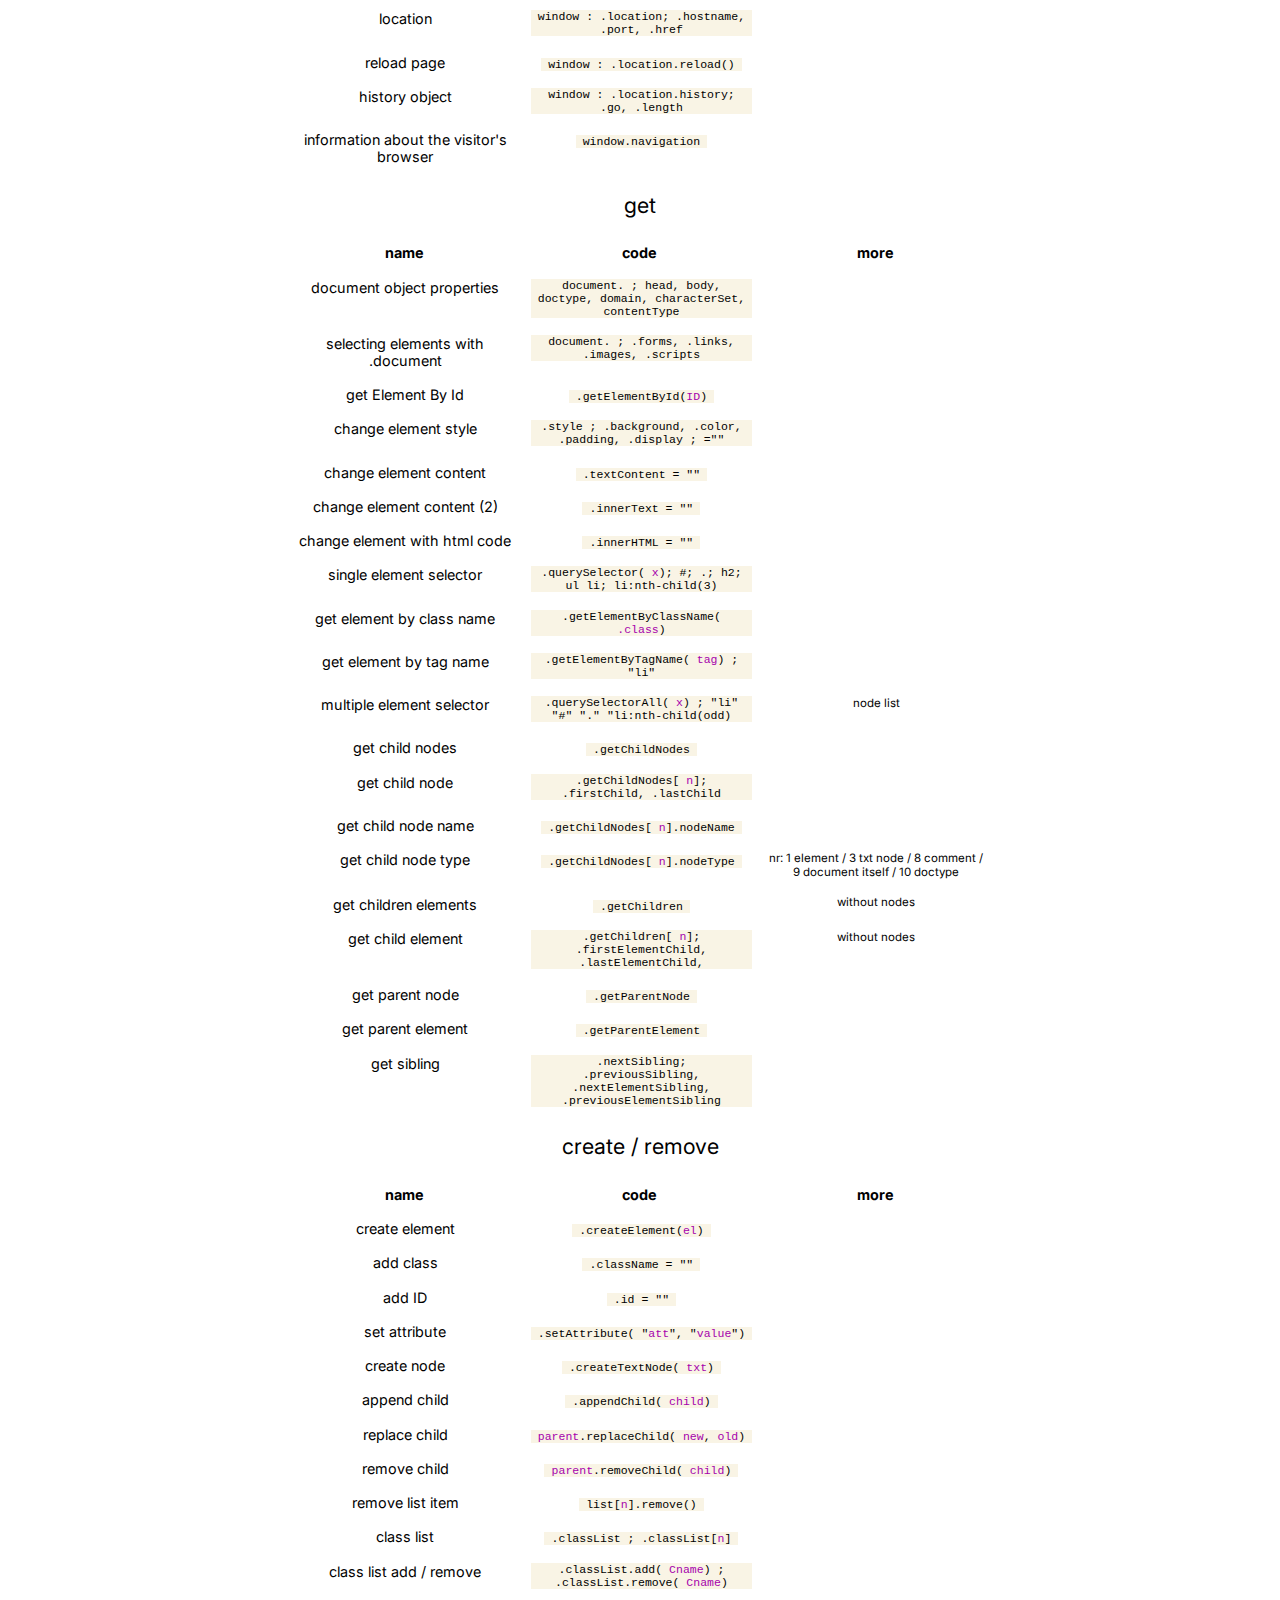
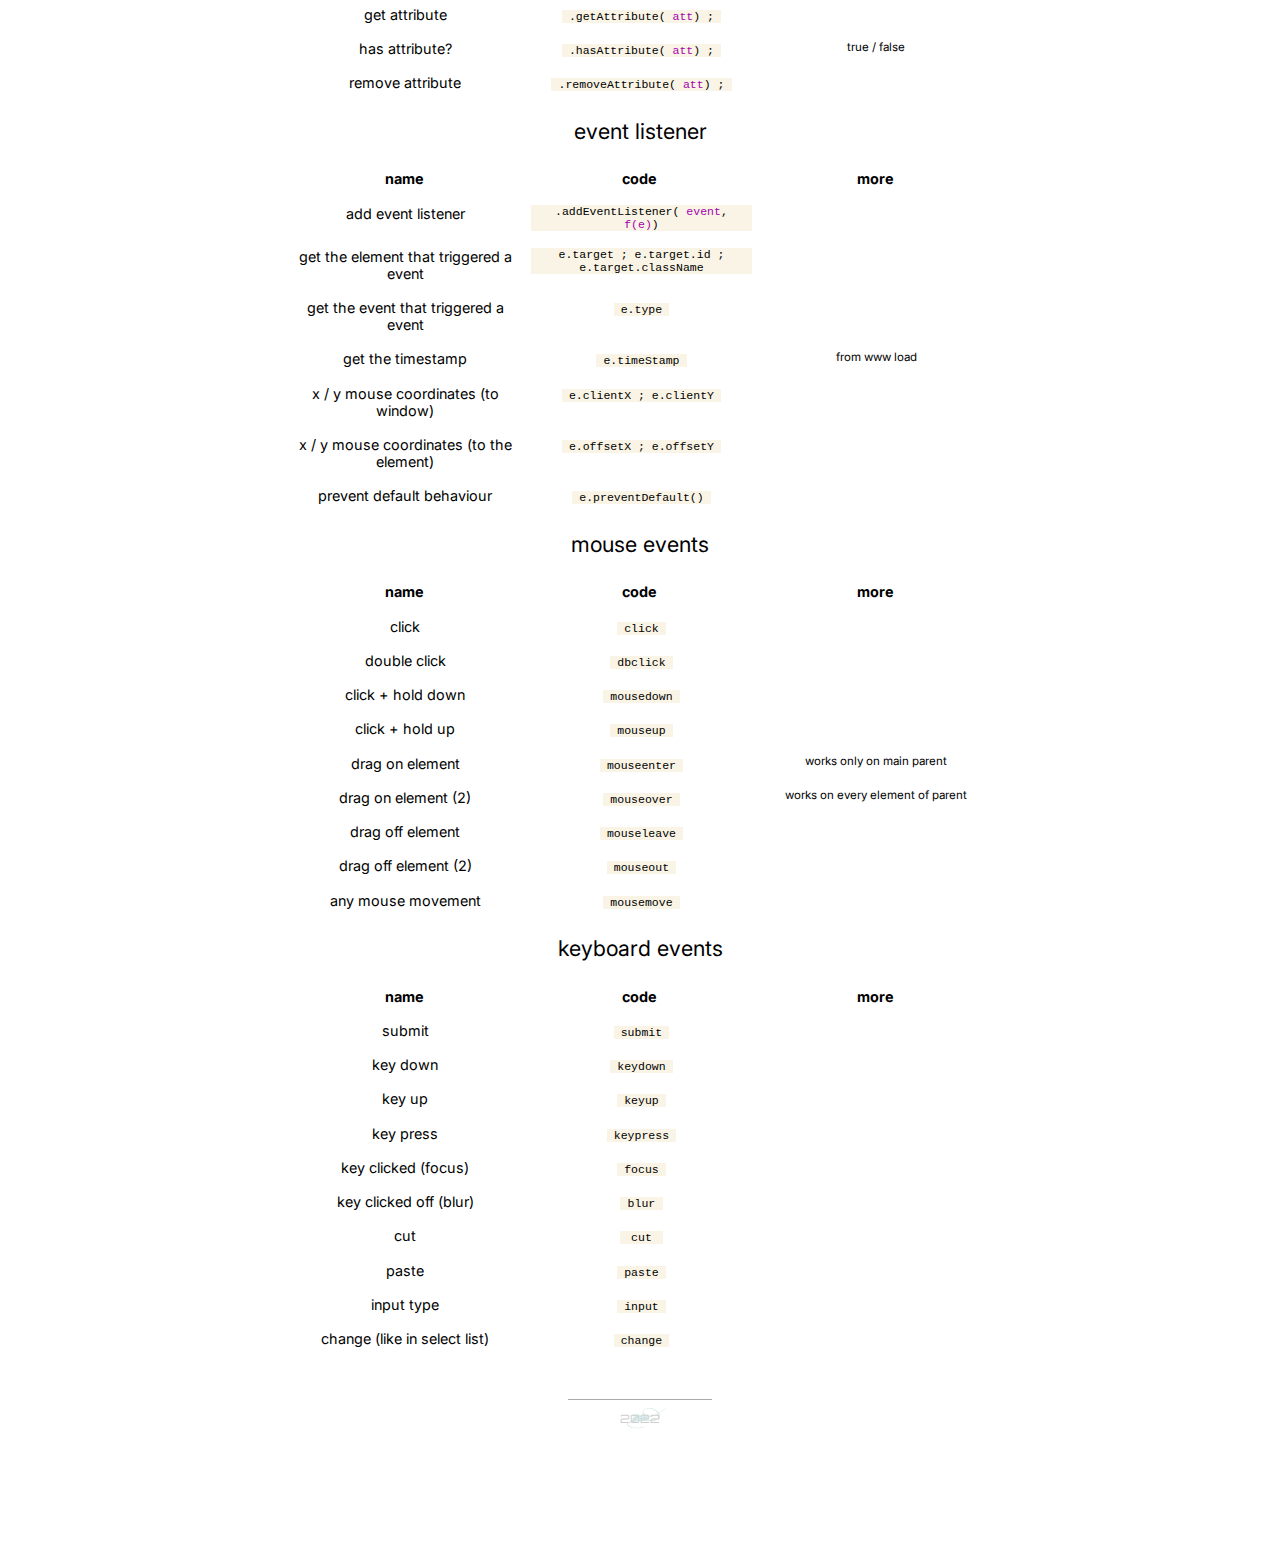
<file: js.html>
<!DOCTYPE html>
<html lang="en">
    <head>
        <meta charset="UTF-8">
        <meta http-equiv="X-UA-Compatible" content="IE=edge">
        <meta name="viewport" content="width=device-width, initial-scale=1.0">
        <link href="https://cdn.jsdelivr.net/npm/bootstrap@5.1.3/dist/css/bootstrap.min.css" rel="stylesheet" integrity="sha384-1BmE4kWBq78iYhFldvKuhfTAU6auU8tT94WrHftjDbrCEXSU1oBoqyl2QvZ6jIW3" crossorigin="anonymous">
        <link rel="shortcut icon" href="img/arr.ico" type="image/x-icon"/>
        <link href="https://fonts.googleapis.com/icon?family=Material+Icons" rel="stylesheet">
        <link rel="stylesheet" type="text/css" href="style.css">
        <link rel="stylesheet" type="text/css" href="js.css">
        <title>LC | js</title>
    </head>

<body>

    <!-- NAVI.................... -->
    <nav>
            <h1 class="intro">learning curve</h1>
            <ul class="main-nav">
                <li class="dropdown-us hover-left">
                    <a class="mn-but2 active">skool</a>
                    <div class="dropdown-holder-us">
                        <a href="inline.html" class="d-content-us-shad">v align</a>
                        <a href="flex-study.html" class="d-content-us">flexbox</a>
                        <a href="grid-study.html" class="d-content-us">grid</a>
                        <a href="centre-study.html" class="d-content-us">centre</a>
                        <a href="position.html" class="d-content-us">rel / abs</a>
                        <a href="animation.html" class="d-content-us">animation</a>
                        <a href="us.html" class="d-content-us">chunks</a>
                        <a href="js.html" class="d-content-us us-active">js</a>
                    </div>
                </li>
    
                <li class="mn-but">
                    <a href="navbars.html">www</a>
                </li>
                <li class="mn-but hover-right">
                    <a href="flexbox.html">apps</a>
                </li>
            </ul>
            <a href="index.html">
                <span class="material-icons">info</span>
            </a>
    </nav>
    
    <!-- INFO FIELD .......................-->
    <header class="">
            <span class="blue-rec"></span>
            <h2 class="blue-rec-h2">java script basikz
                <span class="dot">_</span>
            </h2>
   
    </header>

    <!-- number & string.. -->
    <article class="js-main">
        <h2>number & string (object)</h2>
        <section class="code-cont">
            <!-- title -->
            <section class="code-title">
                <div class="bold">name</div>
                <div class="bold">code</div>
                <div class="bold">more</div>
            </section>
            <!-- string() -->
            <section class="code-one-position">
                <div class="code-name">
                    number -> string
                </div>
                <div class="code-code">
                    <code>
                        String(<span class="value">val</span>)
                    </code>
                </div>
                <div class="code-descr">
    
                </div>
    
            </section>
            <!-- ().string() -->
            <section class="code-one-position">
                <div class="code-name">
                    returns string
                </div>
                <div class="code-code">
                    <code>(<span class="value">val</span>).String()</code>
                </div>
                <div class="code-descr">
    
                </div>
    
            </section>
            <!-- Number() -->
            <section class="code-one-position">
                <div class="code-name">
                    string -> number
                </div>
                <div class="code-code">
                    <code>Number(<span class="value">val</span>)</code>
                </div>
                <div class="code-descr">
    
                </div>
    
            </section>
            <!-- integer -->
            <section class="code-one-position">
                <div class="code-name">
                    returns integer
                </div>
                <div class="code-code">
                    <code>parseInt (<span class="value">string</span>)</code>
                </div>
                <div class="code-descr">
    
                </div>
    
            </section>
            <!-- float -->
            <section class="code-one-position">
                <div class="code-name">
                    returns float
                </div>
                <div class="code-code">
                    <code>parseFloat (<span class="value">string</span>)</code>
                </div>
                <div class="code-descr">
    
                </div>
    
            </section>
        </section>
    </article>

    <!-- math object....... -->
    <article class="js-main">
        <h2>math object</h2>
        <section class="code-cont"  id="c1">
            <!-- title -->
            <section class="code-title">
                <div class="bold">name</div>
                <div class="bold">code</div>
                <div class="bold">more</div>
            </section>
        </section>
        
    </article>
    
    <!-- string methods....... -->
    <article class="js-main">
        <h2>string</h2>
        <section class="code-cont"  id="c2">
            <!-- title -->
            <section class="code-title">
                <div class="bold">name</div>
                <div class="bold">code</div>
                <div class="bold">more</div>
            </section>
        </section>   
    </article>

    <!-- arrays methods....... -->
    <article class="js-main">
        <h2>arrays</h2>
        <section class="code-cont"  id="c3">
            <!-- title -->
            <section class="code-title">
                <div class="bold">name</div>
                <div class="bold">code</div>
                <div class="bold">more</div>
            </section>
        </section>   
    </article>

    <!-- date....... -->
    <article class="js-main">
        <h2>Date</h2>
        <section class="code-cont"  id="c4">
            <!-- title -->
            <section class="code-title">
                <div class="bold">name</div>
                <div class="bold">code</div>
                <div class="bold">more</div>
            </section>
        </section>   
    </article>

    <!-- IF...... -->
    <article class="js-main">
        <h2>If / comparison operators</h2>
        <section class="code-cont"  id="c5">
            <!-- title -->
            <section class="code-title">
                <div class="bold">name</div>
                <div class="bold">code</div>
                <div class="bold">more</div>
            </section>
        </section>   
    </article>

    <!-- WINDOW...... -->
    <article class="js-main">
        <h2>window object</h2>
        <section class="code-cont"  id="c6">
            <!-- title -->
            <section class="code-title">
                <div class="bold">name</div>
                <div class="bold">code</div>
                <div class="bold">more</div>
            </section>
        </section>   
    </article>

   <!-- GET..... -->
   <article class="js-main">
    <h2>get</h2>
    <section class="code-cont"  id="c7">
        <!-- title -->
        <section class="code-title">
            <div class="bold">name</div>
            <div class="bold">code</div>
            <div class="bold">more</div>
        </section>
    </section>   
    </article>  
    
   <!-- CREATE / REMOVE..... -->
   <article class="js-main">
    <h2>create / remove</h2>
    <section class="code-cont"  id="c8">
        <!-- title -->
        <section class="code-title">
            <div class="bold">name</div>
            <div class="bold">code</div>
            <div class="bold">more</div>
        </section>
    </section>   
    </article>

   <!-- EVENT LISTENERS..... -->
   <article class="js-main">
    <h2>event listener</h2>
    <section class="code-cont"  id="c9">
        <!-- title -->
        <section class="code-title">
            <div class="bold">name</div>
            <div class="bold">code</div>
            <div class="bold">more</div>
        </section>
    </section>   
    </article>

   <!-- MOUSE EVENTS..... -->
   <article class="js-main">
    <h2>mouse events</h2>
    <section class="code-cont"  id="c10">
        <!-- title -->
        <section class="code-title">
            <div class="bold">name</div>
            <div class="bold">code</div>
            <div class="bold">more</div>
        </section>
    </section>   
    </article>

   <!-- KEYBOARD EVENTS..... -->
   <article class="js-main">
    <h2>keyboard events</h2>
    <section class="code-cont"  id="c11">
        <!-- title -->
        <section class="code-title">
            <div class="bold">name</div>
            <div class="bold">code</div>
            <div class="bold">more</div>
        </section>
    </section>   
    </article>

    <!-- FOOTER............................ -->
    <footer class="">
        <img src="img/kasz-tag-blue.png" alt="">
        <p>2022</p>
    </footer>

    <!-- JS -->
    <script src="js-acordeon.js"></script>
    <script src="js-adder.js"></script>
    <script src="https://cdn.jsdelivr.net/npm/bootstrap@5.1.3/dist/js/bootstrap.bundle.min.js" integrity="sha384-ka7Sk0Gln4gmtz2MlQnikT1wXgYsOg+OMhuP+IlRH9sENBO0LRn5q+8nbTov4+1p" crossorigin="anonymous"></script>
</body>
</html>
</file>
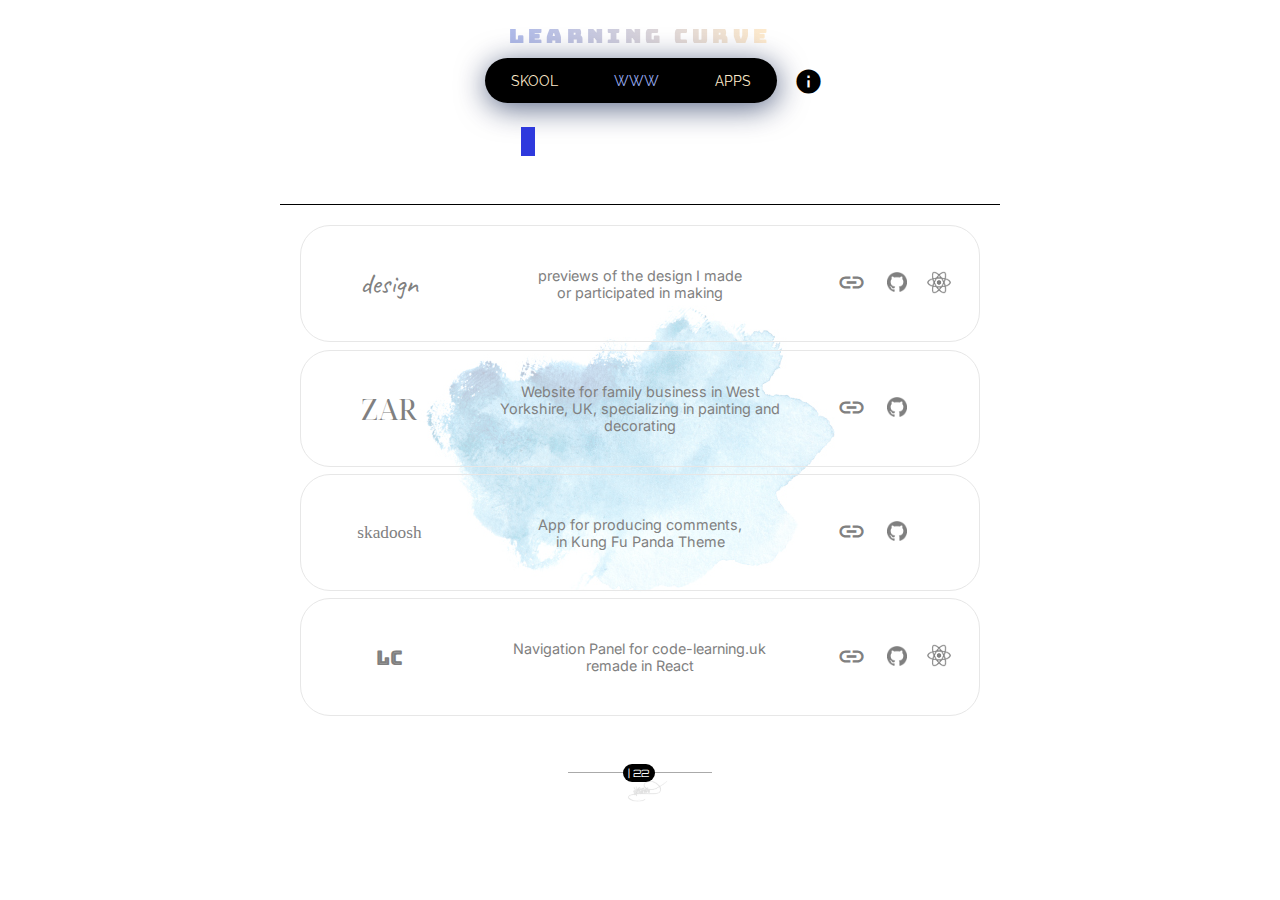
<file: navbars.html>
<!DOCTYPE html>
<html lang="en">
<head>
    <meta charset="UTF-8">
    <meta http-equiv="X-UA-Compatible" content="IE=edge">
    <meta name="viewport" content="width=device-width, initial-scale=1.0">
    <link rel="shortcut icon" href="img/arr.ico" type="image/x-icon"/>
    <link href="https://fonts.googleapis.com/icon?family=Material+Icons" rel="stylesheet">
    <link rel="stylesheet" type="text/css" href="navbars.css">
    <link rel="stylesheet" type="text/css" href="style.css">
    <title>LC | nav</title>
</head>
<style>
    @import url('https://fonts.googleapis.com/css2?family=Montserrat:wght@100;500&display=swap');
    @import url('https://fonts.googleapis.com/css2?family=Raleway&family=Source+Sans+Pro:wght@200&display=swap');
    @import url('https://fonts.googleapis.com/css2?family=Fredoka+One&display=swap');
</style>
<body>

    <!-- NAVI.................... -->
    <nav>
        <h1 class="intro">learning curve</h1>
        <ul class="main-nav">

            <li class="dropdown-us hover-left">
                <a class="mn-but2">skool</a>
                <div class="dropdown-holder-us">
                    <a href="inline.html" class="d-content-us-shad">v align</a>
                    <a href="flex-study.html" class="d-content-us">flexbox</a>
                    <a href="grid-study.html" class="d-content-us">grid</a>
                    <a href="centre-study.html" class="d-content-us">centre</a>
                    <a href="position.html" class="d-content-us">rel / abs</a>
                    <a href="animation.html" class="d-content-us">animation</a>
                    <a href="us.html" class="d-content-us">chunks</a>
                    <a href="js.html" class="d-content-us">js</a>
                </div>
            </li>

            <li class="mn-but">
                <a class="active">www</a>
            </li>
            <li class="mn-but hover-right">
                <a href="flexbox.html">apps</a>
            </li>
        </ul>
        <a href="index.html">
            <span class="material-icons">info</span>
        </a>
    </nav>
    
    <!-- INFO FIELD .......................-->
    <header>
        <span class="blue-rec"></span>
        <p class="blue-rec-h2">my latest websites listed :</p>
    </header>

    <!-- main -->
    <main>  

        <section class="sec-main www-style">

            <!-- DESIGN DEMO -->
                <section id="ec-design-demo" class="example-container">
                    <section class="example">
                        <!-- logo -->
                        <div class="example-logo">
                            <span id="www-logo-demo" >design</span>
                        </div>
                        <!-- desc -->
                        <div class="example-descr">
                            previews of the design I made<br> or participated in making
                        </div>
                        <!-- links -->
                        <section class="example-link__container">
                            <!-- logo:link -->
                            <div class="example-link">
                                <a href="https://supg.info/" target="_blank" rel="website link">
                                    <span class="material-icons">
                                        link
                                    </span>
                                </a>
                            </div>
                            <!-- logo:github -->
                            <div class="example-link">
                                <a href="http://" target="_blank" rel="noopener noreferrer">
                                    <img id="gl-1" class="github-logo" src="img/github-grey.png" alt="">
                                </a>
                            </div>
                            <!-- logo:react -->
                            <div class="example-link">
                                <a href="http://supg.info" target="_blank" rel="noopener noreferrer">
                                    <img id="lr-1" src="img/react-logo.png" class="App-logo" alt="logo" />
                                </a>
                            </div>
                        </section>
                    </section>
                </section>
    
            <!-- ZAR -->
            <section id="ec-zar" class="example-container">
                <section class="example">
                    <!-- logo -->
                    <div class="example-logo">
                        <span id="www-logo-zar" >ZAR</span>
                    </div>
                    <!-- desc -->
                    <div class="example-descr">
                        Website for family business in West Yorkshire, UK, specializing in painting and decorating
                    </div>
                    <!-- links -->
                    <section class="example-link__container">
                        <div class="example-link">
                            <a href="http://" target="_blank" rel="website link">
                                <!-- logo:link -->
                                <span class="material-icons">
                                    link
                                </span>
                            </a>
                        </div>
                        <!-- logo:github -->
                        <div class="example-link">
                            <a href="http://" target="_blank" rel="noopener noreferrer">
                                <img id="gl-2" class="github-logo" src="img/github-grey.png" alt="">
                            </a>
                        </div>
                    </section>
                </section>
            </section>

            <!-- SKDOOSH -->
            <section id="ec-ska" class="example-container">
                <section class="example">
                    <!-- logo -->
                    <div class="example-logo">
                        <span id="www-logo-ska">skadoosh</span>
                    </div>
                    <!-- desc -->
                    <div class="example-descr">
                        App for producing comments,<br> in Kung Fu Panda Theme
                    </div>
                    <!-- links -->
                    <section class="example-link__container">
                        <div class="example-link">
                            <!-- logo:link -->
                            <a href="http://" target="_blank" rel="website link">
                                <span class="material-icons">
                                    link
                                </span>
                            </a>
                        </div>
                        <!-- logo:github -->
                        <div class="example-link">
                            <a href="http://" target="_blank" rel="noopener noreferrer">
                                <img id="gl-3" class="github-logo" src="img/github-grey.png" alt="">
                            </a>
                        </div>
                    </section>
                </section>
            </section>

            <!-- RACT COMPONENT -->
                <section id="ec-comp" class="example-container">
                    <section class="example">
                        <!-- logo -->
                        <div class="example-logo">
                            <span id="www-logo-comp">LC</span>
                        </div>
                        <!-- desc -->
                        <div class="example-descr">
                            Navigation Panel for code-learning.uk<br> remade in React
                        </div>
                        <!-- links -->
                        <section class="example-link__container">
                            <div class="example-link">
                                <!-- logo:link -->
                                <a href="http://" target="_blank" rel="website link">
                                    <span class="material-icons">
                                        link
                                    </span>
                                </a>
                            </div>
                            <!-- logo:github -->
                            <div class="example-link">
                                <a href="http://" target="_blank" rel="noopener noreferrer">
                                    <img id="gl-4" class="github-logo" src="img/github-grey.png" alt="">
                                </a>
                            </div>
                            <!-- logo:react -->
                            <div class="example-link">
                                <a href="http://supg.info" target="_blank" rel="noopener noreferrer">
                                    <img id="lr-4" src="img/react-logo.png" class="App-logo" alt="logo" />
                                </a>
                            </div>
                        </section>
                    </section>
                </section>

        </section>
    </main>

    <!-- FOOTER............................ -->
    <footer class="">
        <img class="tag" src="img/kasz_tag_grey2.png" alt="">
        <p class="p22" > | 22</p>
    </footer>

    <script src="navbars.js"></script>

</body>
</html>
</file>
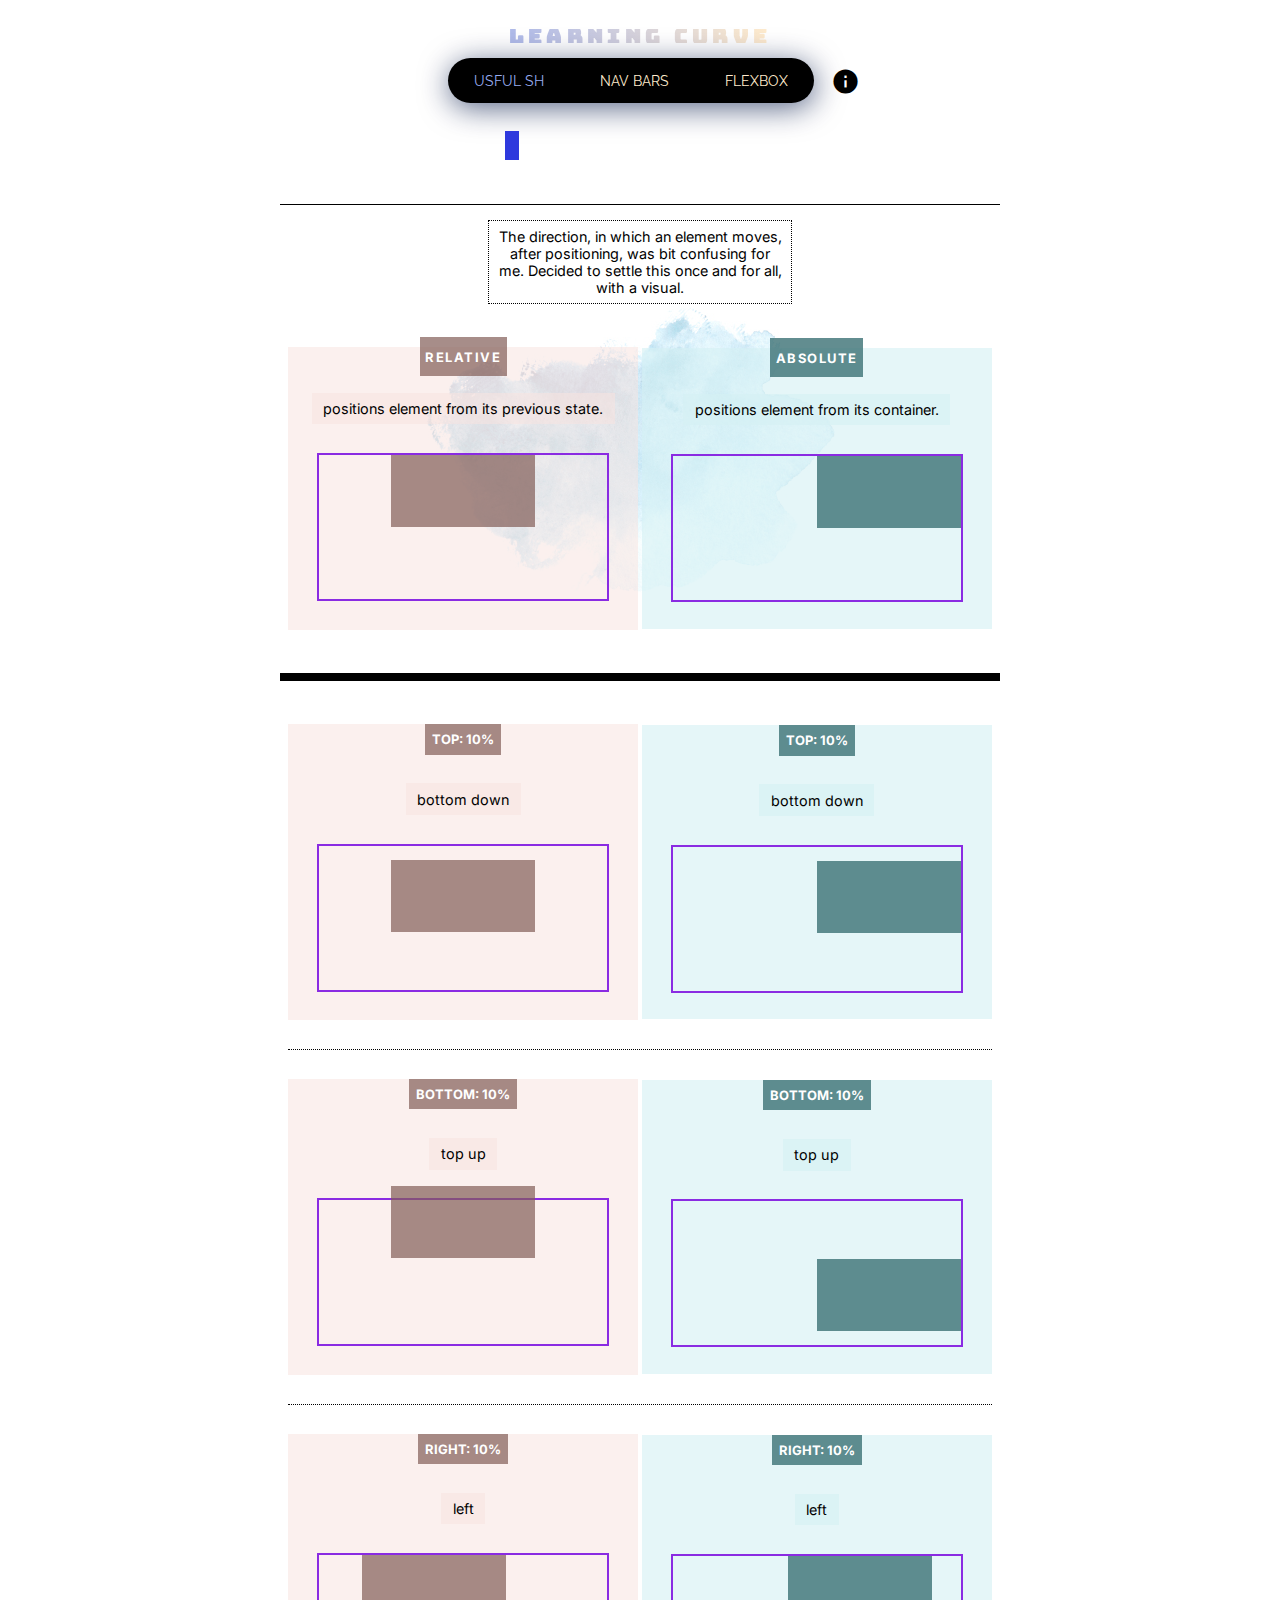
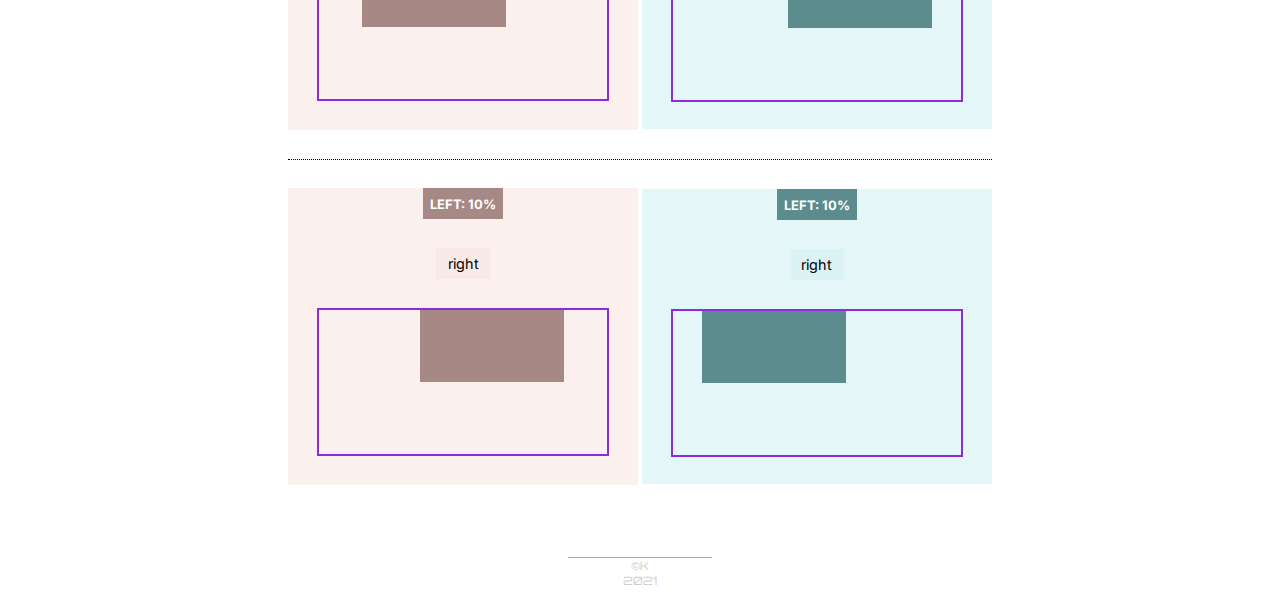
<file: position.html>
<!DOCTYPE html>
<html lang="en">
<head>
    <meta charset="UTF-8">
    <meta http-equiv="X-UA-Compatible" content="IE=edge">
    <meta name="viewport" content="width=device-width, initial-scale=1.0">
    <link rel="shortcut icon" href="img/arr.ico" type="image/x-icon"/>
    <link href="https://fonts.googleapis.com/icon?family=Material+Icons" rel="stylesheet">
    <link rel="stylesheet" type="text/css" href="style.css">
    <link rel="stylesheet" type="text/css" href="position.css">
    <title>Document</title>
</head>
<body>
    
    <!-- NAVI...................... -->
    <nav>
        <h1 class="intro">learning curve</h1>
        <ul class="main-nav">

            <!-- dropdown -->
            <li class="dropdown-us hover-left">
                <a class="mn-but2 active">usful sh</a>
                <div class="dropdown-holder-us">
                    <a href="inline.html" class="d-content-us-shad">v align</a>
                    <a href="flex-study.html" class="d-content-us">flexbox</a>
                    <a href="grid-study.html" class="d-content-us">grid</a>
                    <a href="centre-study.html" class="d-content-us">centre</a>
                    <a class="d-content-us us-active">rel / abs</a>
                    <a href="animation.html" class="d-content-us">animation</a>
                    <a href="us.html" class="d-content-us">chunks</a>
                </div>
            </li>

            <!-- rest -->
            <li class="mn-but">
                <a href="navbars.html">nav bars</a>
            </li>
            <li class="mn-but hover-right">
                <a href="flexbox.html">flexbox</a>
            </li>
        </ul>

        <!-- info icon -->
        <a href="index.html">
            <span class="material-icons">info</span>
        </a>
    </nav>

    <!-- INFO FIELD .......................-->
    <header class="">
        <span class="blue-rec"></span>
        <p class="blue-rec-h2">position: relative / absolute <span class="dot">_</span></p>

    </header>

    <main class="position">

        <p class="notes">The direction, in which an element moves, after positioning, was bit confusing for me. Decided to settle this once and for all, with a visual. </p>
        <!-- unset -->

        <section class="no-border">
            <div class="cont1">

                <div class="marg-bot">
                    <span class="head-notes">relative</span>
                </div>

                <div class="p-holder">
                    <span>positions element from its previous state.</span>
                </div>
    
                <div class="parent">
                    <div class="child1"></div>
                </div>

            </div>

            <div class="cont2 cont2-fix">
                <div class="marg-bot">
                    <span class="head-notes">absolute</span>
                </div>

                <div class="p-holder2">
                    <span>positions element from its container.</span>
                </div>

                <div class="parent">
                    <div class="child2"></div>
                </div>
            </div>
        </section>

        <p class="bridge"></p>

        <!-- top:10.......... -->
        <section class="margin-up">
            <div class="cont1">
                <div class="marg-bot">
                    <span class="hn">top: 10%</span>
                </div>
                
                <div class="p-holder">
                    <span>bottom down</span>
                </div>

                <div class="parent">
                    <div class="child3">
                        
                    </div>
                </div>
            </div>
        
            <div class="cont2">
                <div class="marg-bot">
                    <span class="hn">top: 10%</span>
                </div>

                <div class="p-holder2">
                    <span>bottom down</span>
                </div>

                <div class="parent">
                    <div class="child4">
                        
                    </div>
                </div>
            </div>
        </section>

        <!-- bottom:10.......... -->
        <section class="margin-up">

            <div class="cont1">
                <div class="marg-bot">
                    <span class="hn">bottom: 10%</span>
                </div>

                <div class="p-holder">
                    <span>top up</span>
                </div>

                <div class="parent">
                    <div class="child5"></div>
                </div>       
            </div>
        
            <div class="cont2">
                <div class="marg-bot">
                    <span class="hn">bottom: 10%</span>
                </div>

                <div class="p-holder2">
                    <span>top up</span>
                </div>

                <div class="parent">
                    <div class="child6"></div>
                </div>
            </div>

        </section>
        
        <!-- right:10.......... -->
        <section class="margin-up">
            <div class="cont1">
                <div class="marg-bot">
                    <span class="hn">right: 10%</span>
                </div>

                <div class="p-holder">
                    <span>left</span>
                </div>

                <div class="parent">
                    <div class="child7"></div>
                </div>
            </div>
        
            <div class="cont2">
                <div class="marg-bot">
                    <span class="hn">right: 10%</span>
                </div>

                <div class="p-holder2">
                    <span>left</span>
                </div>

                <div class="parent">
                    <div class="child8">
                        
                    </div>
                </div>
            </div>
        </section>

        <!-- left:10.......... -->
        <section class="no-border margin-up">
            <div class="cont1">
                <div class="marg-bot">
                    <span class="hn">left: 10%</span>
                </div>

                <div class="p-holder">
                    <span>right</span>
                </div>

                <div class="parent">
                    <div class="child9">
                        
                    </div>
                </div>
            </div>
        
            <div class="cont2">
                <div class="marg-bot">
                    <span class="hn">left: 10%</span>
                </div>

                <div class="p-holder2">
                    <span>right</span>
                </div>

                <div class="parent">
                    <div class="child10"></div>
                </div>
            </div>
        </section>
    </main>

    <!-- FOOTER........................ -->
    <footer class="">
        <span>&#169K</span><br>
        <span>2021</span>
    </footer>

</body>
</html>
</file>
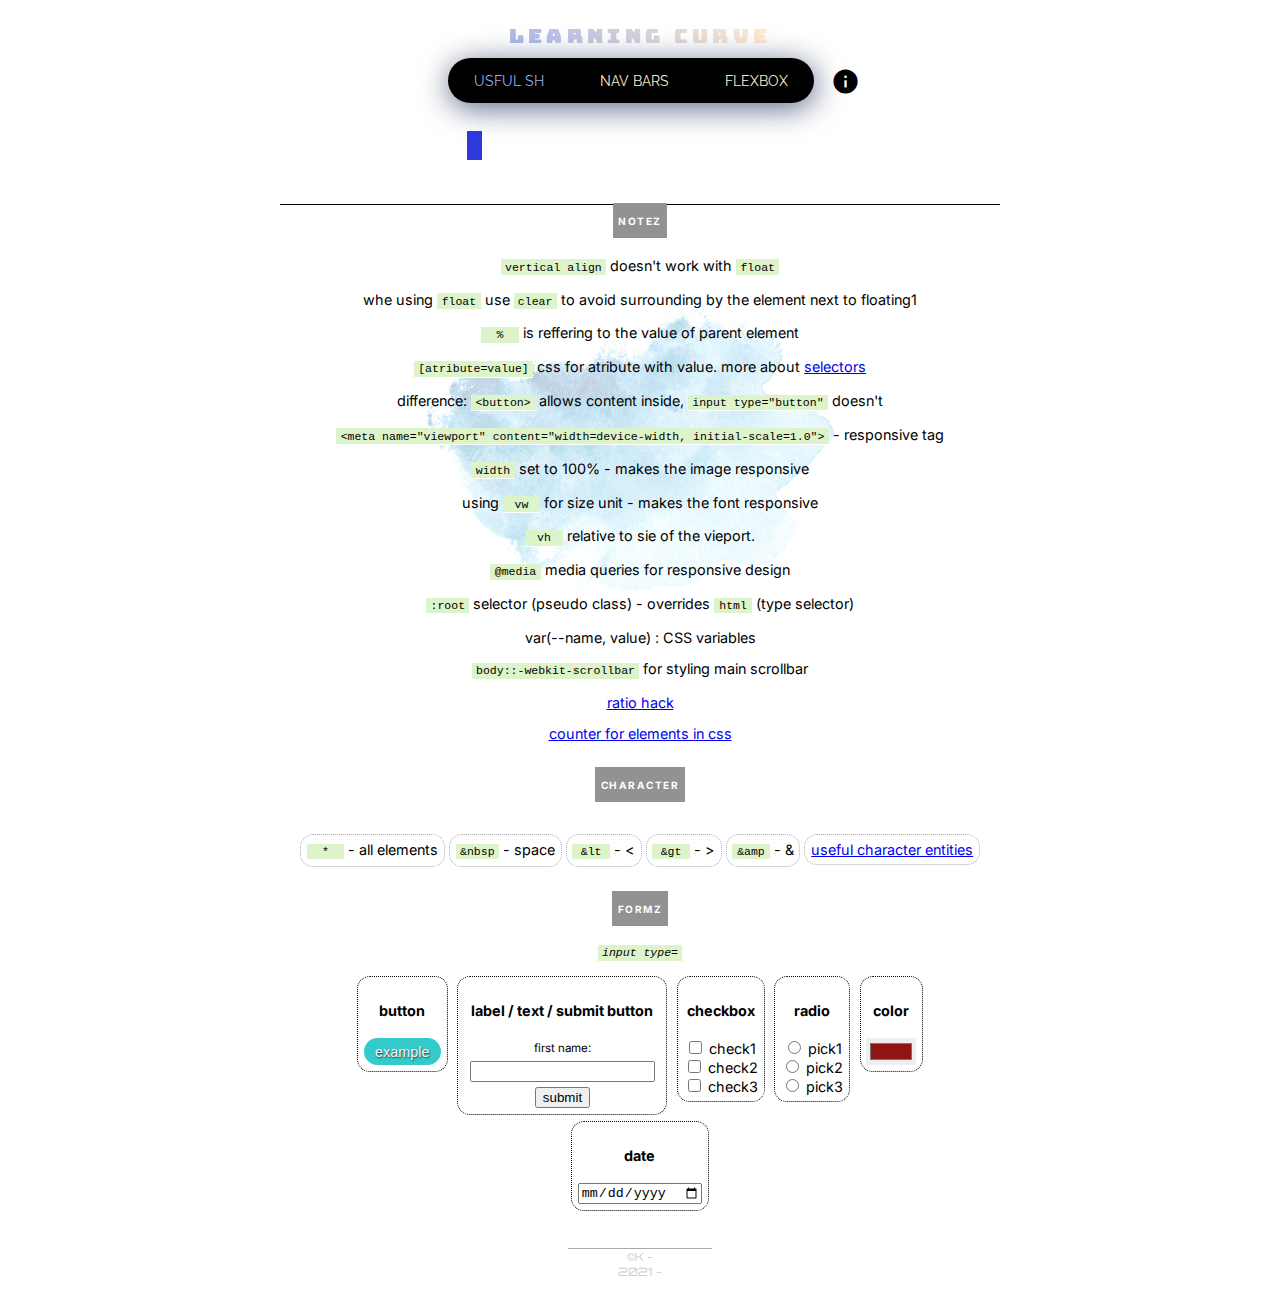
<file: us.html>
<!DOCTYPE html>
<html lang="en">
<head>
    <meta charset="UTF-8">
    <meta http-equiv="X-UA-Compatible" content="IE=edge">
    <meta name="viewport" content="width=device-width, initial-scale=1.0">
    <link rel="shortcut icon" href="img/arr.ico" type="image/x-icon"/>
    <link href="https://fonts.googleapis.com/icon?family=Material+Icons" rel="stylesheet">
    <link rel="stylesheet" href="us.css"/>
    <link rel="stylesheet" type="text/css" href="style.css">
    <title>K | code</title>
</head>

<body>

    <!-- NAVI.................... -->
    <nav>
        <h1 class="intro">learning curve</h1>
        <ul class="main-nav">
            <li class="dropdown-us hover-left">
                <a class="mn-but2 active">usful sh</a>
                <div class="dropdown-holder-us">
                    <a href="inline.html" class="d-content-us-shad">v align</a>
                    <a href="flex-study.html" class="d-content-us">flexbox</a>
                    <a href="grid-study.html" class="d-content-us">grid</a>
                    <a href="centre-study.html" class="d-content-us">centre</a>
                    <a href="position.html" class="d-content-us">rel / abs</a>
                    <a href="animation.html" class="d-content-us">animation</a>
                    <a class="d-content-us us-active">chunks</a>
                </div>
            </li>

            <li class="mn-but">
                <a href="navbars.html">nav bars</a>
            </li>
            <li class="mn-but hover-right">
                <a href="flexbox.html">flexbox</a>
            </li>
        </ul>
        <a href="index.html">
            <span class="material-icons">info</span>
        </a>
    </nav>

    <!-- INFO FIELD .......................-->
    <header>
        <span class="blue-rec"></span>
        <p class="blue-rec-h2">this section contains some useful sh <span class="dot">_</span></p>
        <!-- <h2 class="blue-rec-h2-mask"></h2> -->
        
    
        <!-- <section class="">      
            <h1>SOME<br>USEFUL SH</h1>
            <img class="css" src="img/css.png">
            <img class="html" src="img/html.png">
        </section> -->
    </header>

    <main>
        <!-- NOTES -->
            <section class="sec-main">

                <div class="marg-bot">
                    <span class="head-notes">notez</span>
                </div>
                
                <p>
                    <code>vertical align</code> doesn't work with <code>float</code> 
                </p>
                <p>
                    whe using <code>float</code> use <code>clear</code> to avoid surrounding  by the element next to floating1  
                </p>
                <p>
                    <code>%</code> is reffering to the value of parent element 
                </p>
                <p>
                    <code>[atribute=value]</code> css for atribute with value. more about <a target="_blank" href="https://www.w3schools.com/cssref/css_selectors.asp">selectors</a>
                </p>
                <p>
                    difference: <code>&ltbutton&gt</code> allows content inside, <code>input type="button"</code> doesn't
                </p>
                <p>
                    <code>&ltmeta name="viewport" content="width=device-width, initial-scale=1.0"&gt</code> - responsive tag
                </p>
                <p>
                    <code>width</code> set to 100% - makes the image responsive
                </p>
                <p>
                    using <code>vw</code> for size unit - makes the font responsive
                </p>
                <p>
                    <code>vh</code> relative to sie of the vieport.
                </p>
                <p>
                    <code>@media</code> media queries for  responsive design
                </p>
                <p>
                    <code>:root</code> selector (pseudo class) - overrides <code>html</code> (type selector)
                </p>
                <p>
                    var(--name, value) : CSS variables
                </p>
                <p>
                    <code>body::-webkit-scrollbar</code> for styling main scrollbar
                </p>
                <p>
                    <a href="https://youtu.be/Qhaz36TZG5Y?t=344" target="_blank">ratio hack</a>
                </p>
                <p>
                    <a href="https://youtu.be/Qhaz36TZG5Y?t=498" target="_blank">counter for elements in css</a>
                </p>   
            </section>

        <!-- CHARACTER -->
        <section class="sec-main clear">
            <div class="marg-bot">
                    <span class="head-notes">character</span>
                </div>
            <p class="code-wrap">
                <code>*</code><span></span>all elements
            </p>
            <p class="code-wrap">
                <code>&ampnbsp</code><span></span>space
            </p>
            <p class="code-wrap">
                <code>&amplt</code><span></span>&lt
            </p>
            <p class="code-wrap">
                <code>&ampgt</code><span></span>&gt
            </p>
            <p class="code-wrap">
                <code>&ampamp</code><span></span>&amp
            </p>
            <p class="code-wrap">
                <a href="https://www.w3schools.com/html/html_entities.asp" target="_blank">useful character entities</a>
            </p>
        </section>

        <!-- FORMS -->
        <section class="sec-main">
            <div class="marg-bot">
                <span class="head-notes">formz</span>
            </div>
            <p class="descrip"><code>input type=</code> 
            </p>
            <!-- button -->
            <section class="in-bl form-type">
                <h4>button</h4>
                <form>
                    <input type="button" class="in-but" value="example"> 
                </form>
            </section>
            <!-- submit button -->
            <section class="in-bl form-type">
                <h4>label / text / submit button</h4>
                <form>
                    <label for="fname">first name:</label><br>
                    <input type="text" id="fname" name="fname" value=""><br>
                    <input type="submit" class="" value="submit"> 
                </form>
            </section>
            <!-- checkbox -->
            <section class="in-bl form-type">
                <h4>checkbox</h4>
                <form>
                    <input type="checkbox" id="ch1">
                    <label for="ch1">check1</label><br>
                    <input type="checkbox" id="ch2">
                    <label>check2</label><br>
                    <input type="checkbox" id="ch2">
                    <label>check3</label><br>
                </form>
            </section>
            <!-- radio -->
            <section class="in-bl form-type">
                <h4>radio</h4>
                <form>
                    <input type="radio" id="1" name="same">
                    <label for="1">pick1</label><br>
                    <input type="radio" id="2" name="same">
                    <label for="2">pick2</label><br>
                    <input type="radio" id="3" name="same">
                    <label for="3">pick3</label><br>
                </form>
            </section>
            <!-- color -->
            <section class="in-bl form-type">
                <h4>color</h4>
                <form>
                    <input type="color" value="#901414"> 
                </form>
            </section>
            <!-- date -->
            <section class="in-bl form-type">
                <h4>date</h4>
                <form>
                    <input type="date"> 
                </form>
            </section>
        </section>

        <!-- POSITIONING -->
        <!-- <section class="sec-main">

            <div class="marg-bot">
                <span class="head-notes">position</span>
            </div>
            
            <p class="descrip">position elements using specific coordinates (opposed to the more semantic options in flexbox and floats).</p>
            <figure>
                <img src="img/pos.png" width="90%"><br>
                <figcaption><span>source: <a href="https://www.internetingishard.com/html-and-css/advanced-positioning/" target="_blank"><img src="img/inh-logo.svg"></a></span></figcaption>
            </figure>    
                <section class="in-bl sec-pos-sec">
                    <p class="txt-cen">Default value</p>
                </section>
                <section class="in-bl sec-pos-sec">
                    <p>moves elements around relative to where they would normally appear in the static flow of the page. This is useful for nudging boxes around when the default flow is just a little bit off.</p>
                </section>
                <section class="in-bl sec-pos-sec">
                    <p>relating to the closest container that is a positioned element. It only falls back to being relative to the browser when none of its ancestors are positioned. Takes the element out of normal static flow.</p>
                </section>
                <section class="in-bl sec-pos-sec">
                    <p>element is removed from the normal flow of the page, and the coordinate system is relative to the entire browser window.</p>
                </section>
        </section> -->
        
    </main>
            
    <!-- FOOTER -->
    <footer class="">
        <span>&#169K</span><br>
        <span>2021</span>
    </footer>

</body>
</html>
</file>
<file: style.css>
@import url('https://fonts.googleapis.com/css2?family=Comfortaa:wght@300&display=swap');

@import url('https://fonts.googleapis.com/css2?family=Bungee+Inline&display=swap');

@import url('https://fonts.googleapis.com/css2?family=Orbitron&display=swap');

@import url('https://fonts.googleapis.com/css2?family=Raleway&family=Source+Sans+Pro:wght@200&display=swap');

@import url('https://fonts.googleapis.com/css2?family=Inter&display=swap');

:root {
    font-size: .9rem;
    text-align: center;
    --hover: rgb(8, 42, 94);
    --focus: rgb(11, 36, 73);
    --blue: rgb(46, 57, 221);
    --m-back: rgba(165, 208, 211, 0.144);
    --active: rgb(153, 173, 241);
    --sect-back: rgba(182, 212, 212, 0.781);
    --sect-back-head: rgb(117, 170, 170);
    --d-cont-color: rgb(139, 139, 139);
    --d-cont-back: rgb(58, 58, 58);
    --footer: rgb(206, 206, 206);
    --blue-border: rgb(216, 229, 255);
}

HTML {
    background: url(img/paint_opa.png) no-repeat;
    background-attachment: fixed;
    background-position: center;
    min-width: 300px;
}

body {
    max-width: 50rem;
    margin: 0 auto;
}

/* NAVI................................. */

/* learning curve logo */

h1.intro {

    line-height: 1rem;
    padding: 0;
    margin-top: 2rem;
    margin-bottom: 1rem;
    float: none;
    display: block;
    letter-spacing: 0.3rem;
    font-family: 'Bungee Inline', cursive;
    font-size: 1.5rem;

    background: #99ADF1;
    background: -webkit-linear-gradient(to right, #99ADF1 22%, #FFEBCD 68%);
    background: -moz-linear-gradient(to right, #99ADF1 22%, #FFEBCD 68%);
    background: linear-gradient(to right, #99ADF1 22%, #FFEBCD 68%);
    background-clip: text;
    -webkit-background-clip: text;
    -webkit-text-fill-color: transparent;

    animation-name: text-shad;
    animation-duration: .5s;

    }

@keyframes text-shad {
        40% {text-shadow: -8px 0px 0px rgba(168, 6, 101, 0.336)}
    }

/* big buttons */

nav {font-family: 'Source Sans Pro', sans-serif;}

ul.main-nav {
    display: inline-block;
    font-family: 'Raleway', sans-serif;
    margin-top: 0px;
    margin-left: 2rem;
    padding: 0rem;
    text-transform: uppercase;
    background-color: black;
    color: blanchedalmond;
    border-radius: 2rem;

    box-shadow: 1px 5px 30px rgba(2, 21, 71, 0.651);
}

li.mn-but, li.mn-but a {display: inline-block}
li.mn-but a {padding: 1rem 1.8rem;}

/* hovers for big buttons */

li.mn-but a, li.mn-but a:hover, li.mn-but a:visited {
    text-decoration: none;
    color: rgb(255, 235, 205);
}

li.mn-but a:hover, a.material-icons:hover, .mn-but2:hover   {
    background: var(--hover);
    background: linear-gradient(180deg, rgba(8,42,94,1) 30%, rgba(0,0,0,1) 80%, rgba(243,243,243,1) 243%);
}

.hover-left a:hover, .hover-left a:focus {
    border-top-left-radius: 2rem;
    border-bottom-left-radius: 2rem;
}

.hover-right a:hover, .hover-right a:focus {
    border-top-right-radius: 2rem;
    border-bottom-right-radius: 2rem;
}

li.mn-but a:focus {background-color: var(--focus);}

.active {color: var(--active) !important;}

.active:hover {
    background: black !important;
    cursor: default;
}


/* dropdown menu for USFUL STUFF  */

.dropdown-us {
    position: relative;
    display: inline-block;
}

.mn-but2 {
    padding: 1rem 1.8rem;
}

.dropdown-holder-us {
    display: none;
    position: absolute;
    z-index: 1;
    top: 2.15rem;
    left: 1.3rem;

    box-shadow: 1px 5px 30px rgba(2, 21, 71, 0.651);
}

.d-content-us {
    display: block;
    color: var(--d-cont-color);
    background-color: rgb(58, 58, 58);
    padding: .5rem 1.2rem;
    text-decoration: none;
    font-size: .8rem;
}

.d-content-us-shad {
    display: block;
    color: rgb(139, 139, 139);
    background-color: rgb(58, 58, 58);
    padding: .5rem 1.2rem;
    text-decoration: none;
    font-size: .8rem;
    background: rgb(23,23,23);
    background: linear-gradient(180deg, rgba(23,23,23,1) 0%, rgba(58,58,58,1) 60%, rgba(58,58,58,1) 100%, rgba(243,243,243,1) 243%);
}

a.d-content-us:hover, a.d-content-us:focus {
    background: rgb(75, 75, 75);
    color: blanchedalmond;
    border-radius: 0;
}

a.d-content-us-shad:hover, a.d-content-us-shad:focus {
    background: rgb(23,23,23);
    background: linear-gradient(180deg, rgba(23,23,23,1) 0%, rgba(68,68,68,1) 22%, rgba(75,75,75,1) 100%, rgba(243,243,243,1) 243%);
    color: blanchedalmond;
    border-radius: 0;
}

.dropdown-us:hover .dropdown-holder-us {
    display: block;
    cursor: default;
}

.us-active {
    color: var(--active)
}

a.us-active:hover, a.us-active:focus {
    color: var(--active);
    cursor: default;
    background-color: rgb(58, 58, 58);
}

ul.main-nav li.dropdown-us, a.mn-but2.active, .mn-but2:hover {
    position: relative;
    z-index: 10 !important;
}

.mn-but2:hover {cursor: default;}

/* info button */

.material-icons {
    vertical-align: middle;
    font-size: 2rem;
    margin-left: 1rem;
}

a span.material-icons {color: black;}
a span.material-icons:hover {color: var(--hover);}

/* INFO FIELD + animation..................... */

/* animated text field */

.blue-rec-h2 {
    font-family: 'Orbitron', sans-serif;
    margin-left: 1rem;
    vertical-align: middle;
    display: inline-block;
    visibility: hidden;

    animation-name: text-move;
    animation-duration: 2s;
    animation-delay: .2s;
    animation-fill-mode: forwards;
}

@keyframes text-move {
    from {visibility:visible; }
    to {visibility: visible; }
}


/* blue square moving  */

span.blue-rec {
    position: relative;
    vertical-align: middle;
    display: inline-block;
    background-color: var(--blue);
    width:1rem;
    height: 2rem;

    animation-name: blue-rec;
    animation-duration: .15s;
    animation-direction:alternate;
    animation-timing-function: ease-in;
}

@keyframes blue-rec {
    from {right:0; background-color: white; }
    to {right:10rem; background-color: var(--blue);}
}

/* underscore _ colon : animated */

.dot {
    color: var(--blue);
    vertical-align: baseline;
    font-size: 1.5rem;

    animation-name: dot;
    animation-delay: 2s;
    animation-duration: 2s;
    animation-iteration-count: infinite;
}

span.dot::after {content: none;}

@keyframes dot {
    0% {opacity: 0;}
    15% {opacity: 1;}
    100% {opacity: 1;}
}

/*  */


header {
    border-bottom: 1px black solid;
    height: 6rem;
    overflow: hidden;
}

main {font-family: 'Inter', sans-serif;}

h2 {font-weight: normal;}

code {
    font-size: .8rem;
    border-bottom: .1rem solid white;
    background-color: rgb(221, 243, 201);
    display: inline-block;
    padding: 0.1rem 0.3rem;
    min-width: 2rem;
}

p.index {
    font-family: 'Orbitron', sans-serif;
    margin-left: 1rem;
    vertical-align: middle;
    text-align: left;
    display: inline-block;
    font-size: .9rem;
    max-width:26rem;

}

/* MAIN................................... */

.sec-main {
    /* background-color: var(--m-back); */
    padding: 0.4rem;
    margin-bottom: 0.4rem;
}

.marg-bot {
    margin-bottom: 2rem;
}

.head-notes {
    background-color: rgb(146, 146, 146);
    color: rgb(255, 255, 255);
    padding: .8rem .4rem;
    text-transform: uppercase;
    letter-spacing: .1rem;
    font-size: 0.7rem;
    font-weight: bold;
}

.head-notes::after {content: none;}


/* FOOTER.................................. */


footer {
    position: relative;
    font-family: 'Orbitron', sans-serif;
    font-size: .8rem;
    width: 10rem;
    margin: 3rem auto;
    border-top: 1px solid rgb(170, 170, 170);
    color: var(--footer);
    height: 1rem;
}

.p22 {
    font-size: .7rem;
    /* font-weight: bold; */
    position: absolute;
    top: -1.3rem;
    left: 3.8rem;
    display: inline-block;
    /* border: 3px solid rgb(104, 104, 104); */
    padding: .2rem .4rem;
    border-radius: 15px;
    background-color: rgb(0, 0, 0);
    color: rgb(255, 255, 255);
}

footer img {
    position: absolute;
    top: -.7rem;
    left: 3.2rem;
    display: block;
    width: 50px;
    margin: auto;
    margin-top: 1.2rem;
    margin-bottom: 1rem;
    padding-left: .5rem;
}


/* 
#github {
    width: 30px;
}

#github__cont {
    margin-top: 1rem;
} */


/* media q.................................... */

/* 540 */

@media only screen and (max-width: 540px) {
    a span.material-icons {
        position: fixed;
        right: 10px;
        top: 10px;
        z-index: 10;
        color: rgb(153,171,234);
    }

    a.material-icons {text-decoration: none;}
    ul.main-nav {margin-left: 0px;}
    h1.intro {letter-spacing: .2rem;}
  }

/* 470 */

@media only screen and (max-width: 470px) {
    li.mn-but a, li.dropdown-us a {padding: 0.5rem 1rem;}
    .sec-main {padding: 1rem;}
    h1.intro {letter-spacing: .1rem;}

    .d-content-us, .d-content-us-shad {font-size: .7rem;}

    .dropdown-holder-us {
        top: 1.6rem;
        left: .9rem;
  }
}

/* 390 */

@media only screen and (max-width: 390px) {
    h1.intro {
        font-size: 1.3rem;
        letter-spacing: 0;
    }
    li.mn-but a, li.dropdown-us a {
        font-size: .9rem;
        padding: 0.5rem .7rem;
    }

    ul.main-nav div.dropdown-holder-us {
        top: 1.7rem;
        left: .9rem;
    }

    .dropdown-holder-us a.d-content-us, .dropdown-holder-us a.d-content-us-shad {font-size: .6rem;}

  }
</file>
<file: index.css>
@import url('https://fonts.googleapis.com/css2?family=Bakbak+One&family=Chewy&display=swap');
@import url('https://fonts.googleapis.com/css2?family=Bebas+Neue&family=Caveat&family=Chewy&family=Manrope&family=Oxygen&family=Shadows+Into+Light&display=swap');

html {
    background: url(img/back.svg) no-repeat;
    background-attachment: fixed;
    background-position: bottom;
}

main {
    overflow: hidden;
    position: relative;
}


br {
    border: 1px grey solid;
}

code {
    background-color: var(--blue-border);
    border: none;
}

abbr {
    text-decoration: none;
}

abbr:hover {
    cursor: default;
}

/* NAVI : small info button */
/* -------------------------------- */


a span.index-hov, a span.index-hov:hover {
    color: var(--blue);
    animation-name: fade;
    animation-duration: 2s;
    cursor: default;
}

@keyframes fade {
    from {color: rgb(0, 0, 0);}
    to {color: var(--blue)}
  }



/* MAIN  */
/*------------*/


/* ROUND PICURE................... */


.intro-index:hover .card-text {
    opacity: 1;
}

.intro-index {
    width: 21rem;
    height: 21rem;
    border-radius: 50%;

    margin: 0 auto;
    position: relative;
}

.intro-index::before {

    content: '';
    position: absolute;
    top: 1em;
    bottom: 1em;
    left: 1em;
    right: 1em;
    transform: scale(0, 1);
    transition: transform ease-in-out .1s;

    border-radius: 50%;
    /* background: rgb(20, 13, 92); */
    border-right: rgb(255, 255, 255) .8rem solid;
    border-left: rgb(255, 255, 255) .8rem solid;
    opacity: .5;
}

.intro-index:hover::before {
    transform: scale(1, 1);
}

.kasha {
    box-sizing: border-box;
    display: inline-block;
    border: var(--blue-border) .8rem solid;
    border-radius: 50%;
    height: 100%;
    width: auto;
}

/* text............... */

.card-text {
    position: absolute;
    top: 50%;
    left:50%;
    transform: translate(-50%, -50%);
    color: rgb(194, 194, 194);
    opacity: 0;
    transition: opacity ease-out .1s;
}

p.card-body {
    font-family: 'Orbitron', sans-serif;
    width: 14rem;
}

.aristo {
    font-size: .8rem;
    text-align: right;
    font-style: italic;
}


/* ROUND PICTURE NAVI.................... */


/* icon */


.animation-icon {
    animation-name: icon;
    animation-duration: 1s;
    animation-fill-mode: forwards;
}


@keyframes icon {
    from {opacity: 0;}
    to {opacity: 0.8;}
}


/* navi chevron */


.flex-main {
    display: flex;
    flex-direction: row;
    align-items: center;
    justify-content: center;
    margin-top: 2rem;
}

.flex-main__icon, .flex-main__nav {
    display: flex;
    flex-direction: row;
    justify-content: center;
    align-items: center;
    width: 30%;
    margin: 0.5rem;
    margin-bottom: 2rem;
}

.flex-main__icon span {
    font-size: 5rem;
    color: var(--blue-border);
}

.flex-main__nav ul {
    font-family: 'Shadows Into Light', cursive;
    font-size: 1.7rem;
    color: rgb(117, 97, 29);

    text-align: right;
    list-style: none;
    margin: 0;
    padding: 0;
}

.flex-main__nav-text {
    width: 80%;
}

.flex-main__nav-icon {
    width: 40%;
}

.flex-main__nav-icon span {
    font-size: 5rem;
}

.flex-main__nav-icon:hover span {
    cursor: pointer;
}

.flex-main__content {
    width: 40%;
}

.flex-main__content-text, .table-presentation__content {
    font-family: 'Oxygen', sans-serif;
    color: rgb(71, 71, 71);
}

.flex-main__content-text {
    font-size: 1.2rem;
    display: flex;
    flex-direction: column;
    align-items: top;
    justify-content: center;
    text-align: left;
    width: 55%;
    margin: auto;
    margin-top: 3rem;

}

.flex-main__content-text p {
    border-left: 14px solid var(--blue-border);
    padding-left: 2rem;
    margin: 0;
}

p.ct-junior__container {
    border: 0;
    margin-bottom: 1.5rem;
    margin-left: 1rem;
}

.animation-chevron {
    animation-name: slide;
    animation-duration: 0.1s;
}

@keyframes slide {
    0% {
        opacity: .5;
        transform: translateX(0);
    }
    35% {
        opacity: 0;
        transform: translateX(60px);
    }

    100% {
        opacity: 0;
    }
}


/* NAV sections................. */


.table-presentation-window {
    position: relative;
    /* border: 1px solid rgb(189, 189, 189); */
    overflow: hidden;
    margin: auto;
    height: 22rem;
}

.content-toggle {
    display: none;
    margin-bottom: 2rem;
}

.animation__cont-toggle {
    animation-name: cont-toggle;
    animation-duration: .2s;
}

@keyframes cont-toggle {
    from {opacity: 0.5;}
    to {opacity: 1;}
}


.table-presentation, .table-presentation-first {
    position: absolute;
    left: 180px;
    display: inline-block;
    font-size: 1.2rem;
    margin: 1rem auto;
    margin-top: 3rem;
    width: 350px
}

.table-presentation-design {
    display: inline-block;
    font-size: 1.2rem;
    margin: 1rem auto;
    margin-top: 3rem;
    width: 55%;
}

.table-presentation {
    opacity: 0;
}

.table-presentation__logo-title {
    display: flex;
    flex-direction: row;
    margin-bottom: 1.2rem;
}


.table-presentation__logo, .table-presentation__title {
    display: flex;
    justify-content: center;
    align-items: center;
    width: 50%;
}

.table-presentation__title, .ct-junior {
    font-family: 'Manrope', sans-serif;
    font-weight: bold;
    color: rgb(50, 50, 92);
}

.table-presentation__logo {
    border-right: 1px solid rgb(201, 201, 201);
}

.table-presentation__logo-title-2 {
    padding-bottom: 1rem;
}

.table-presentation__content {
    display: flex;
    flex-direction: column;
    align-items: center;
    justify-content: center;
    height: 10rem;
    color: rgb(68, 70, 78);

}

.text {
    text-align: left;
    border-left: 14px solid var(--blue-border);
    padding-left: 2rem;
}

.table-presentation__logo img, .table-presentation__logo-2 img {
    width: 40px;
    padding: 0 .2rem;
}

.attention-grab {
    color: blue;
}




/* IT SKILLLS - slide show .......... */

/* animations */

/*  for synchro, the math is calculated (100% animation frames = 10s. delay). 33% and 66% is when the slides are perfectly in the middle of movement - so 3.3s and 6.6 is the delay start between animations   */

.animation-OFF-start {
    animation-name: slideOFF-start;
    animation-duration: 20s;
    animation-iteration-count: 1;
    animation-fill-mode: forwards;
}

.animation-OFF {
    animation-name: slideOFF;
    animation-fill-mode: forwards;
    animation-iteration-count: infinite;
    animation-duration: 20s;
}

.animation-OFF2 {
    animation-name: slideOFF;
    animation-fill-mode: forwards;
    animation-delay: 6.66s;
    animation-iteration-count: infinite;
    animation-duration: 20s;
}

.animation-OFF3 {
    animation-name: slideOFF;
    animation-fill-mode: forwards;
    animation-delay: 13.32s;
    animation-iteration-count: infinite;
    animation-duration: 20s;
}

@keyframes slideOFF {
    0% {
        transform: translateX(-400px);
        opacity: 0;
    }
    32% {
        transform: translateX(-400px);
        opacity: 0;
    }
    34% {
        transform: translateX(0);
        opacity: 1;
    }
    65% {
        transform: translateX(0);
        opacity: 1;
    }
    67% {
        transform: translateX(400px);
        opacity: 0;
    }
    100% {
        transform: translateX(400px);
        opacity: 0;
    }
}

@keyframes slideOFF-start {
    0% {
        transform: translateX(0);
        opacity: 1;
    }
    32% {
        transform: translateX(0);
        opacity: 1;
    }
    34% {
        transform: translateX(400px);
        opacity: 0;
    }
    65% {
        transform: translateX(0);
        opacity: 0;
    }
    67% {
        transform: translateX(400px);
        opacity: 0;
    }
    100% {
        transform: translateX(400px);
        opacity: 0;
    }
}



/* slides NAV */


#graph-design-nav {
    position: absolute;
    top: 260px;
    left: 200px;
    display: flex;
    justify-content: center;
    width: 45%;
    margin: auto;
    padding: .1rem;
    background-color: rgba(255, 255, 255, 0.432);
    border: 1px solid rgb(226, 226, 226);
}

.graph-design-nav__empty, .graph-design-dots, .graph-design-nav__buttons {
    width: 33%;
}

.graph-design-dots {
    display: flex;
    align-items: center;
    justify-content: center;
}

.graph-design-dots, .graph-design-nav__buttons span {
    color: rgb(228, 228, 228);
}

.graph-design-dots span {
    font-size: .7rem;
    margin: .1rem;
}

.graph-design-nav__buttons span {
    color: rgb(212, 212, 212);
    margin: 0;
}

.animtaion-dot-1 {
    animation-name: dotAnimation;
    animation-duration: 20s;
    animation-fill-mode: forwards;
    animation-iteration-count: infinite;
}

.animtaion-dot-2 {
    animation-name: dotAnimation;
    animation-duration: 20s;
    animation-fill-mode: forwards;
    animation-delay: 6.66s;
    animation-iteration-count: infinite;
}

.animtaion-dot-3 {
    animation-name: dotAnimation;
    animation-duration: 20s;
    animation-fill-mode: forwards;
    animation-delay: 13.32s;
    animation-iteration-count: infinite;
}

@keyframes dotAnimation {
    0% {color: grey;}
    32% {color: grey;}
    34% {color: lightgray;}
    100% {color: lightgray;}
}

#pause-but:hover {
    cursor: pointer;
}

.tp-tag__container {
    margin-top: 1rem;
    display: flex;
}

.tp-tag {
    font-family: 'Bebas Neue', cursive;
    font-size: 1.2rem;
    display: inline-block;
    margin: .3rem;
    padding: .2rem .8rem;
    background-color: rgba(240, 239, 239, 0.301);
    box-shadow: 1px 1px 7px rgba(145, 145, 145, 0.658);
    color: rgb(129, 133, 143);
    border-radius: 10px;
}

/* media Q ...................................... */

/* 740 */

@media only screen and (max-width: 740px) {
    #nav-big-icon {
        display: none;
    }

    .flex-main__nav {
        width: 40%;
    }

    .table-presentation-window {
        width: 70%;
    }

    .table-presentation, .table-presentation-first {
        left: 0;
        width: 100%;
    }

    #graph-design-nav {
        left: 0;
        width: 99%;
    }
}

@media only screen and (max-width: 650px) {


    .flex-main__content, .flex-main__nav {
        width: 40%;
    }

    .table-presentation-window {
        overflow: visible;
        height: 22rem;
    }
}

@media only screen and (max-width: 650px) {

    .flex-main {
        display: block;
        margin: auto;
    }

    .flex-main__content, .flex-main__nav {
        width: 100%;
    }

    .flex-main__content {
        margin-top: 3rem;
        margin-bottom: 2rem;
    }

    .flex-main__nav {
        width: 50%;
        margin: auto;
    }

    .table-presentation-design, .flex-main__content-text {
        width: 60%;
    }
}

@media only screen and (max-width: 600px) {
    .table-presentation-design, .flex-main__content-text {
        width: 80%;
    }
}

@media only screen and (max-width: 500px) {

    .tp-tag__container {
        display: block;
    }
}

@media only screen and (max-width: 450px) {

    .table-presentation-window {
        width: 100%;
    }

    .table-presentation-design, .flex-main__content-text {
        width: 100%;
    }

}

@media only screen and (max-width: 450px) {
    .flex-main__nav {
        width: 60%;
    }
}

/* 400 */

/* @media only screen and (max-width: 400px) {
    h2.blue-rec-h2 {font-size: 1.2rem;}
} */
</file>
<file: animation.css>
h1.anima {
    color: var(--back);
    text-transform: uppercase;
    text-shadow: saddlebrown 1px 1px 1px;
}

article.timing span.head-notes {
    display: block;
    margin-bottom: 1rem;
    background-color: white;
    color: black;
    border: 1px black solid;
}

article.timing div.marg-bot span.hn-fix {
    border: 1px dotted solid;
    display: inline-block;
    width: 60px;
}

article.timing div {
    display: inline-block;
    margin: .5rem;
}

.stamp {
    z-index: 10;
    opacity: 0.5;
    position: absolute;
    width: 120px;
    top: -10%;
}

.timing {
    position: relative;
    background-color: var(--m-back);
    padding: 1rem;
    padding-top: 6px;
    margin-bottom: 1rem;
}

article.timing div p {
    font-size: 80%;
}

.timing-opis {
    margin: 0 auto;
    width: 70%;
    font-style: italic;
}

span.divider {
    display: block;
    margin: 2rem auto;
    display: block;
    border-top: black 1px dotted;
    width: 30%
}

.hb {border: 1px dotted black;}

/* CODE.................................. */




/*  property description................... */


.value, .opis {
    margin: .5rem;
    display:inline-block;
    vertical-align: middle;
}

.value {
    text-align: right;
    font-weight: bold;
    width: 40%;
}

.opis {
    padding-left: 1rem;
    width:40%;
    text-align: left;
}

/*  SQUARES 1..................... */

article.timing div.mq-break {display: none;}

.anim5, .anim6, .anim7, .anim4, .anim8 {
    margin: 0 auto;
    width: 5rem;
    height: 5rem;
}

.anim4, .anim5, .anim6, .anim7, .anim8 {
    background-color: cornflowerblue;
    animation-name: a3;
    animation-duration: 4s;
    animation-iteration-count: infinite;
}

.anim5 {animation-timing-function: linear;}
.anim6 {animation-timing-function: ease-in;}
.anim7 {animation-timing-function: ease-out;}
.anim7 {animation-timing-function: ease-in-out;}


/*  keyframes  1......................... */

@keyframes a1 {
    from {background-color: rgb(255, 255, 255);}
    to {background-color: cornflowerblue}
  }

@keyframes a2 {
    0%   {background-color: cornflowerblue;}
    25%  {background-color: rgb(255, 196, 0);}
    50%  {background-color: rgb(85, 9, 94);}
    100% {background-color: cornflowerblue}
  }

  @keyframes a3 {
    0%   {background-color: rgb(240, 46, 39);}
    10%  {background-color: rgb(212, 108, 23);}
    20%  {background-color: rgb(26, 190, 21);}
    30% {background-color: rgb(24, 190, 113)}
    40%   {background-color: rgb(27, 128, 175);}
    50%  {background-color: rgb(24, 96, 163);}
    60%  {background-color: rgb(187, 26, 236);}
    70% {background-color: rgb(197, 19, 117)}
    80%  {background-color: rgb(121, 15, 112);}
    90% {background-color: rgb(87, 7, 18)}
    100% {background-color: rgb(3, 0, 0)}
  }

/* SQUARES 2....................... */

/* opis */

section.e2 div {
    margin-left: .5rem;
    text-align: left;
}

div.e2-text p {margin: .2rem 0}

.s-envelope {
    margin: 0;
    width:50%
}

.one-ex {width: 90%;}

section.e2 .e2-text {
    width: 30%;
    text-align: right;
    vertical-align: middle;
    display: inline-block;
}

/* squares */

.e20, .e21, .e22, .e23, .e24, .e25 {
    vertical-align: middle;
    display: inline-block;
    background-color: cornflowerblue;
    width: 5rem;
    height: 3rem;
}

.e20, .e21, .e22, .e23, .e24, .e25 {
    background-color: cornflowerblue;
    animation-name: width-anima;
    animation-duration: 3s;
    animation-iteration-count: infinite;
}

.e21 {animation-timing-function: linear;}
.e22 {animation-timing-function: ease-in;}
.e23 {animation-timing-function: ease-out;}
.e24 {animation-timing-function: ease-in-out;}
.e25 {animation-timing-function: cubic-bezier(.57,-0.2,1,.39);}

/* keyframes 2............................. */

@keyframes width-anima {
    from {width: 0rem;}
    to {width: 20rem;}
  }


/* REVERSE / ALTERNATE....................... */

.e3 {
    margin-left: 5rem;
    text-align: left;
}

.e30 {
    display: inline-block;
    position: relative;
    width: 5rem;
    height: 5rem;
    background-color: plum;
    border-radius: 3rem;

    animation-name: moving;
    animation-duration: 2s;
    animation-iteration-count: infinite;
    animation-direction: alternate;
}

@keyframes moving {
    from {background-color: plum; left: 0rem;}
    to {background-color: purple; left: 30rem;}
  }


/* FILL MODE....................... */

section.hb {
    margin-bottom: 1rem;
    padding-bottom: 1rem;
}

.e4 {
    text-align: left;
    padding-left: 5rem;
}

.fm-p {display: inline-block;}

.fm-p::before {
    background-color: unset;
    content: " | ";
}

.e41, .e42 {
    vertical-align: middle;
    display: inline-block;
    position: relative;
    width: 5rem;
    height: 5rem;
    background-color: rgb(53, 112, 190);

    animation-name: rotate;
    animation-duration: 3s;
    animation-iteration-count: 3;
    animation-direction: alternate;
    animation-timing-function: ease-in-out;
}

.e41 {animation-fill-mode: forwards}
.e42 {animation-fill-mode: backwards}


@keyframes rotate {
    from {
        background-color: rgb(53, 112, 190); 
        transform: rotate(0);
        left: 0;
    }
    to {
        background-color: purple; 
        transform: rotate(360deg);
        left: 30rem;
    }
  }

/* media Q.................................. */

/* 720............. */

@media only screen and (max-width: 720px) {
    .e41, .e42 {
        width: 4rem;
        height: 4rem;
    }

    @keyframes rotate {
        from {
            background-color: rgb(53, 112, 190); 
            transform: rotate(0);
            left: 0;
        }
        to {
            background-color: purple; 
            transform: rotate(360deg);
            left: 25rem;
        }
    }

    .e30 {
        width: 4rem;
        height: 4rem;
    }
    
    @keyframes moving {
        from {background-color: plum; left: 0rem;}
        to {background-color: purple; left: 25rem;}
    }
}

/* 630............. */

@media only screen and (max-width: 630px) {
    
    .anim5, .anim6, .anim7, .anim4, .anim8 {
        margin: 0 auto;
        width: 4rem;
        height: 4rem;
    }

    article.timing code.mq-fix2 {margin-bottom: 1.3rem;}

    .e4, .e3 {padding-left: 1rem;}
    .e3 {margin-left: 1rem;}

    @keyframes width-anima {
        from {width: 0rem;}
        to {width: 15rem;}
    }
}

/* 560............. */

@media only screen and (max-width: 560px) {
        article.timing div.mq-break {
            display: block;
            padding: 0;
            margin: 0;
        }

    @keyframes rotate {
        from {
            background-color: rgb(53, 112, 190); 
            transform: rotate(0);
            left: 0;
        }
        to {
            background-color: purple; 
            transform: rotate(360deg);
            left: 20rem;
        }
      }

    @keyframes moving {
        from {background-color: plum; left: 0rem;}
        to {background-color: purple; left: 20rem;}
    }
}

/* 480............. */

@media only screen and (max-width: 480px) {
    @keyframes rotate {
        from {
            background-color: rgb(53, 112, 190); 
            transform: rotate(0);
            left: 0;
        }
        to {
            background-color: purple; 
            transform: rotate(360deg);
            left: 15rem;
        }
    }

    @keyframes moving {
        from {background-color: plum; left: 0rem;}
        to {background-color: purple; left: 15rem;}
    }

    @keyframes width-anima {
        from {width: 0rem;}
        to {width: 10rem;}
    }

}

/* 410............. */

@media only screen and (max-width: 410px) {
    article.timing {font-size: .9rem;}
}

/* 400............. */

@media only screen and (max-width: 400px) {

    .e41, .e42 {animation-duration: 2s;}

    .e41, .e42 {
        width: 3rem;
        height: 3rem;
    }

    @keyframes rotate {
        from {
            background-color: rgb(53, 112, 190); 
            transform: rotate(0);
            left: 0;
        }
        to {
            background-color: purple; 
            transform: rotate(360deg);
            left: 10rem;
        }
    }

    .e30 {
        width: 3rem;
        height: 3rem;
    }
    
    @keyframes moving {
        from {background-color: plum; left: 0rem;}
        to {background-color: purple; left: 10rem;}
    }
    
    .e20, .e21, .e22, .e23, .e24, .e25 {
        animation-duration: 2s;
    }
}

/* 330............. */

@media only screen and (max-width: 330px) {
    article.timing {font-size: 0.7rem;}

    .e20, .e21, .e22, .e23, .e24, .e25 {
        width: 4rem;
        height: 2rem;
    }

    @keyframes width-anima {
        from {width: 0rem;}
        to {width: 8rem;}
    }
}
</file>
<file: c-s.css>
html {
    font-size: 1rem;
    font-family: Verdana, Geneva, Tahoma, sans-serif;

}


/* the inside.................... */

section {margin-bottom: 2rem;}

article.centre p.notes {
    padding: 0.5rem;
    width: 60%;
    max-width: 20rem;
    display: inline-block;
    background-color: white;
    border: 1px dotted black;
    margin-bottom: 3rem;
}

.child-sec {
    display: inline-block;
    width: 20rem;
}

.child-sec h3 {
    text-transform: uppercase;
    font-size: 1.1rem;
}

.known-width {
    vertical-align: top;
    padding: 0 1rem 1rem 1rem;
    display: inline-block;
    background-color: var(--sect-back);
}

.known-width h4 {
    font-weight: normal;

}

span.head-notes {
    border: 1px solid black;
    background-color: white;
    color: black;
    font-size: .8rem;
}

/* parent child test........................ */

.child {
    border: firebrick 1px solid;
    width: 10rem;
    height: 20rem;
    position: absolute;
    top: 50%;
    margin-top: -10rem;
}

.parent {
    position: relative;
    border: forestgreen 1px solid;
    width: 20rem;
    height: 30rem;
    margin: 0 auto;
}



/* notes........................ */



section.notes {
    margin-top: 1rem;
    border: none;
    margin: 0 2rem;
}


article.centre ul, section.notes ul {
    padding-left: 0;
    list-style-type: none;
    padding: .5rem
}

article.centre li, section.notes ul {
    background-color: rgb(255, 242, 224);
    line-height: 1.6rem;
    max-width: 30rem;
    text-align: center;
    margin-left: auto;
    margin-right: auto;
    margin-bottom: 1rem;
}

.hb {
    border: black 1px dotted;
}

article.centre code, section.notes code {
    border: none;
}

/*  */

@media only screen and (max-width: 350px) {
    main article.centre p.notes, main article.centre section.known-width {
        font-size: .9rem;

    }

    section.child-sec {
        display: block;
        padding-bottom: 1rem;
        width: unset;
    }


}
</file>
<file: flex-cont.css>
header span.blue-rec {
    animation-name: none;
}

h2.blue-rec-h2 {
    animation-name: none;
    visibility: visible;
}

.blue-rec-h2-mask {
    display: none;
}
</file>
<file: flexbox.css>
/* FUNDAMENTALZ ---------------*/

html {
    text-align: center;
    font-family: 'Baloo 2', cursive;
    background: url(img/dragon3.png) no-repeat !important;
    background-attachment: fixed !important;
    background-position: center !important;
}

.bb {border: black solid 0.01rem;}

ul.main-nav a {color: blanchedalmond}
div.dropdown-holder-us a {color: var(--d-cont-color);}

h1 {
    display: inline-block;
    font-family: 'Pacifico', cursive;
    font-size: 3rem;
    text-decoration: none;
    padding-bottom: 0rem;
    margin-bottom: 0rem;
}

.blue-rec-h2 {
    font-family: 'Orbitron', sans-serif;
    margin-left: 1rem;
    vertical-align: middle;
    display: inline-block;
    visibility: hidden;

    animation-name: text-move;
    animation-duration: 2s;
    animation-delay: .2s;
    animation-fill-mode: forwards;
}

@keyframes text-move {
    from {visibility:visible; }
    to {visibility: visible; }
}

.blue-rec-h2-mask {
    position: relative;
    bottom: 5.2rem;
    left: 17rem;
    background-color: rgb(255, 255, 255);
    width:20rem;
    height: 3rem;

    animation-name: mask-move;
    animation-delay: .2s;
    animation-duration: .15s;
    animation-direction:alternate;
    animation-timing-function: ease-in-out;
    animation-fill-mode: forwards;

}

@keyframes mask-move {
    from{left: 23rem;}
    to{left:40rem; }
}

header span.blue-rec {background-color: rgb(91, 25, 129);}

/* span {padding: 0 0.5rem;} */
span.material-icons {padding: 0;}

i {font-size: smaller;}

q {
    color: floralwhite;
    background-color: darkslategrey;
}

h1, h1:link, h1:hover, h1:visited {color: rgb(91, 25, 129);}

.content {
    padding: 1rem;
    border: 0.05rem dotted burlywood;
    width: 70%;
    margin: auto; 
    height: 21rem;
    background-color: rgb(253, 244, 245);
    border-radius: 60px;
}


/* MAIN NAV -------------------------------------------------*/

div.main-nav {
    display: flex;
    justify-content: center;
    align-items: center;
    font-size: 1.5rem;
    margin-bottom: 1rem;
    margin-top: 0.2rem;
    padding-top: 0.2rem;
}

.act {
    font-weight: bold;
}

.act:link, .act:hover, .act:visited, .active2 {
    color: rgb(87, 19, 150);
    cursor: default;
}

a, a:link {
    color: rgb(77, 77, 77);
    text-decoration: none;
}

.fnt-sml {
    font-size: 1rem;
}
.fnt-sml:hover {font-size: 1.5rem;}


/* BIG BUTTONS -------------------------------------------------*/

button {
    font-family: inherit;
    font-size: 1.2rem;
    margin: 0rem 0.1rem 1rem 0.1rem;
    padding: 0.1rem 0.5rem;
    outline: none;
    border: rgb(202, 202, 202) solid 0.05rem;
    background-color: rgb(255, 255, 255);
}

.act2 {
    background-color: rgb(180, 45, 180);
    color: rgb(255, 217, 159);
}

.hov:hover {
    background-color: rgba(255, 246, 235, 0.75);
    cursor: pointer;
}

/* "?" DROPDOWN MENU -------------------------------------------------*/

#drop-all {height:3rem;}

#info {
    text-align: justify;
    width: 200px;
    color: rgb(85, 85, 85);
    margin: auto;
    margin-top: 20px;
    padding-left: 20px;
    border-left: solid rgb(91, 25, 129) 15px;
}

.drop-content-intro, .drop-content {display: none;}

.dropdown {
    position: relative;
    display: inline;
}

.drop-content div {
    margin-top: 0.2rem;
    border: rgb(202, 202, 202) solid 0.05rem;
    display: inline-block;
    padding: 0.1rem 0.4rem;
    z-index: 1;
}

.none {display: none;}

.dropdown:hover .drop-content, .dropdown:hover .drop-content-intro {display: block;}

.drop-content div:hover {
    background-color: rgb(253, 215, 148);
    cursor: default;
}

.slaid-para {
    color: rgb(145, 145, 145);
    display: inline-block;
    margin-bottom: 0px;
}

/* FLEX ILUSTRATION -------------------------------------------------*/

.container {
    display: flex;
    flex-wrap: wrap;
    background-color: orchid;
    margin: auto;
}

.container2 {
    display: flex;
    background-color: orchid;
    margin: auto;
}

.c1 {    
    margin-top: 2rem;;
    margin-bottom: 1rem;
    border-radius: 1rem;
    max-width: 26rem;
}

.c2 {    
    margin-top: 2rem;;
    margin-bottom: 1rem;
    border-radius: 1rem;
    width: 14rem;
    height: 10rem;
}

/* flex positions ----------------*/

.center {justify-content: center;}
.space-evenly {justify-content: space-evenly ;}
.space-between {justify-content: space-between;}

.center2 {align-items:  center;}
.flex-end {align-items: flex-end;}
.flex-start {align-items: flex-start;}

.center3 {align-content: center;}
.space-between {align-content: space-between;}
.space-around {align-content: space-around;}


/* lil squares ----------------*/

.inside, .inside2 {
    font-family: 'Pacifico', cursive;
    font-size: 1.2rem;
    background-color: orange;
    border: solid 0.04rem rgb(172, 95, 23);
    border-radius: 0.5rem;
    line-height: 1.5rem;
}

.inside {
    width: 3rem;
    margin: 0.5rem;
}

.inside2 {
    border-radius: 0.5rem;
    margin: 4px;
}

.og {
    color: rgb(102, 44, 2);
    background: rgb(255,212,133);
    background: linear-gradient(180deg, rgba(255,212,133,1) 0%, rgba(223,130,36,1) 65%);
}

/* C) justify ------*/

.i1 {height: 2rem;}

/* C) align-content ------*/

.i2 {height: 3rem; margin-left: 1.35rem; line-height: 2.5rem;}
.i3 {height: 5rem; line-height: 4.5rem;}
.i4 {height: 4rem; line-height: 3.6rem;}

/* C) align-content ------*/

.iac1, .iac2, .iac3 {
    height: 25px;
    line-height: 20px;
}

.iac1 {width: 30px}
.iac2 {width: 80px}
.iac3 {width: 50px}

/* I) order ------*/

.io1, .io2, .io3, .io4, .io5 {
    height: 30px;
    width: 50px; 
}

.io1 {
    color: rgb(110, 117, 2);
    background: rgb(241,252,94);
    background: linear-gradient(180deg, rgba(241,252,94,1) 0%, rgba(209,200,0,1) 65%);
}
.io2 {
    color: rgb(67, 94, 4);
    background: rgb(206,238,114);
    background: linear-gradient(180deg, rgba(206,238,114,1) 0%, rgba(161,193,12,1) 65%);
}
.io3 {
    color: rgb(13, 114, 10);
    background: rgb(160,238,114);
    background: linear-gradient(180deg, rgba(160,238,114,1) 0%, rgba(58,193,12,1) 65%);
}
.io4 {
    color: rgb(17, 59, 9);
    background: rgb(83,172,31);
    background: linear-gradient(180deg, rgba(83,172,31,1) 0%, rgba(10,124,42,1) 65%);
}
.io5 {
    color: rgb(12, 36, 7);
    background: rgb(64,125,33);
    background: linear-gradient(180deg, rgba(64,125,33,1) 0%, rgba(25,70,7,1) 65%);
}

.order1 {order: 1;}
.order2 {order: 2;}
.order3 {order: 3;}
.order4 {order: 4;}
.order5 {order: 5;}

.order-info {
    color: rgb(91, 25, 129);
    font-weight: normal;
    font-style: italic;
    font-size: 0.9rem;
    max-width: 300px;
    margin: auto;
}


/* I) flex-gow/shrink ------*/

.fg1, .fg2, .fs1, .fs2 {
    font-family: 'Baloo 2', cursive;
    font-weight: bold;
    line-height: 29px;
}

.fg1 {width: 20px; height: 2rem;}
.fg2 {width: 20px; height: 2rem;}

.fg1 {flex-grow: 1} 
.fg2 {flex-grow: 6}

.fs1 {flex: 0 1 100px; height: 2rem;} 
.fs2 {flex: 0 6 500px; height: 2rem;}


/* shaddows ----------------*/

.shad-ins {
    -webkit-box-shadow: 2px 28px 38px -5px rgba(0,0,0,0.75);
    -moz-box-shadow: 2px 28px 38px -5px rgba(0,0,0,0.75);
    box-shadow: 2px 28px 38px -5px rgba(0,0,0,0.75);
}

.shad-cont {
    -webkit-box-shadow: inset 7px 10px 22px -15px rgba(0,0,0,0.75);
    -moz-box-shadow: inset 7px 10px 22px -15px rgba(0,0,0,0.75);
    box-shadow: inset 7px 10px 22px -15px rgba(0,0,0,0.75);
}

/*  mdia Q.................................... */

@media only screen and (max-width: 600px) {
    div button {font-size: 1rem;}
}

@media only screen and (max-width: 525px) {
   .io1, .io2, .io3, .io4, .io5 {width: 2rem;}
}

@media only screen and (max-width: 500px) {
    .content {
        min-width: 230px;
        height: 25rem;
    }

    div .i1 {width: 2rem;}
}

@media only screen and (max-width: 425px) {
    #drop-all {height: 5rem;}
}

@media only screen and (max-width: 400px) {
    h2.blue-rec-h2, .dot {font-size: 1.2rem;}
    .io1, .io2, .io3, .io4, .io5 {width: 1.6rem;}
}

@media only screen and (max-width: 360px) {
    div button {border-radius: 1rem;}
}
</file>
<file: flex-items.css>
header span.blue-rec {
    animation-name: none;
}

h2.blue-rec-h2 {
    animation-name: none;
    visibility: visible;
}

.blue-rec-h2-mask {
    display: none;
}
</file>
<file: flex-study.css>
:root {
    font-family: Verdana, Geneva, Tahoma, sans-serif;
    --head-big: rgb(89, 114, 114);
    --head-big-dark: rgb(18, 37, 37);
    --head-small: rgb(134, 163, 163);
    --par: rgb(217, 238, 238);
    --code-col: rgb(253, 234, 211);
    --code-head: rgb(236, 198, 152);
    --code-txt: rgb(63, 35, 9);
    --cont: rgb(238, 202, 219);
    --cont-light: rgba(238, 202, 219, 0.281);
    --cont-txt: rgb(73, 15, 42);
}

*, *::before, *::after {box-sizing: border-box}

html {font-size: 0.8rem;}

h2, h3 {text-align: center;}

/* side navigation................ */

.side-nav {
    font-family: Verdana, Geneva, Tahoma, sans-serif;
    font-size: 0.9rem;
    position: fixed;
    right: 0;
    top: 30%;
    margin-right: 2em;
}

.side-nav ul {
    list-style: none;
    text-align: center;
}

.side-nav li {
    height: 2rem;
    width: 10rem;
    font-size: .8em;
    color: white;
    background-color: rgb(192, 192, 192);
    padding: .5em;
    margin: .2em;
}

.side-nav li a, .side-nav li a:focus {
    text-decoration: none;
    color: var(--head-big);
}

.side-nav li:hover, .side-nav li:focus {
    background: white;
}

.side-nav li:hover a, .side-nav li:focus a {
    font-size: 1rem;
    font-weight: bold;
}

.grad {
    background: rgb(255,255,255);
    background: linear-gradient(90deg, rgba(255,255,255,1) 0%, rgba(217,238,238,1) 50%, rgba(255,255,255,1) 100%, rgba(243,243,243,1) 243%);
}

/* .................................... */

.intros-c {
    margin: 0 auto;
    width: fit-content;
}

.intros, .intros2 {
    display: inline-block;
    background-color: var(--head-small);
    color: white;
    margin-bottom: 0;
    padding: .4em 1em;
}

.intros2 {
    margin-bottom: 2rem;
}

h3, .seperate {
    font-family: 'Lobster', cursive;
    font-size: 1.6em;
    display: inline-block;
    padding: .2em .8em;
    background-color: white;
    border: 1px solid var(--head-small);
    color: var(--head-big);
    box-shadow: 0 0 0.5em rgba(14, 139, 87, 0.432);
}

.seperate, .seperate-nb {font-weight: bold;}

.seperate-nb {
    font-size: 1.5em;
    color: var(--head-big);
}

h3, .sum {
    position: absolute;
    top: -3.2rem;
    transform: translateX(-50%);
}

.sum {
    display: inline-block;
    top: -1.6em;
}

.hb {border: 1px dotted rgb(209, 209, 209);}

/* section containers...................... */

.big-c, .big-c2 {
    text-align: center;
    border: 1px dotted rgb(202, 202, 202);
    margin: 2em auto;
    margin-bottom: 4em;
}

.big-c {width: 90%;}

section.big-c2 {
    font-family: Verdana, Geneva, Tahoma, sans-serif;
    font-size: 0.9rem;
    padding-top: 3rem;
    position: relative;
    max-width: 100%;
    background-color: rgba(245, 245, 245, 0.459);
    border-top: var(--head-small) dashed 1px;
}

.flex-c {
    display: inline-block;
    /* border: 1px dotted rgb(133, 133, 133); */
    margin: 2rem auto;
    max-width: 22rem;
}

.vert-alig {vertical-align: middle;}

.flex-notes, .flex-notes2 {
    font-size: 1.1em;
    background-color: var(--par);
    color: var(--head-big-dark);
    padding: .5em;
    max-width: 30em;
}

.flex-notes {margin: 2em auto;}
.flex-notes2 {
    margin: .5em auto;
    margin-bottom: 2em;
}

section.big-c2 code {
    font-size: 1em;
    padding: 0 .5em;
    background-color: var(--code-col);
    color: var(--code-txt);
    border-bottom: none;
}


/* FLEX SETUP........................... */

.container, .c1 {
    margin: 0 auto;
    background-color: var(--cont);
    padding: .5em;
    height: 20rem;
    width: 20rem;
}

.c1, .c2  {display: flex;}

.prop-but-ch {
    display: inline-block;
    padding: .2em 1em;
    /* border: 1px dotted rgb(122, 122, 122); */
    border-radius: 1em;
    background-color: var(--code-col);
}

.prop-but-ch-a {
    margin: 0 auto;
    padding: .2em 0;
    background-color: var(--code-col);
    color: var(--code-txt);
    margin-top: 1rem;
    width: 20rem;
}

.prop-but-ch, .prop-but-ch-a {
    border: rgb(224, 164, 121) 1px dotted;
}


/* flex children  */

.item {
    text-transform: uppercase;
    background-color: rgb(230, 119, 215);
    color: rgb(240, 206, 234);
    margin: 0.4em;
    padding: 0.3em;
}

/* FLEX DIRECTION........................... */

.c11 {flex-direction: row}
.c12 {flex-direction: row-reverse }

.mq-break2 {display: none;}

/* FLEX WRAP.......................... */

.c21 {flex-wrap: wrap;}
.c22 {flex-wrap: wrap-reverse ;}

/* FLEX BASIS.......................... */


.c2 > * {
    flex-basis: 100%;
    border: var(--cont) 4px solid;
    color: var(--cont-txt);
    background-color: var(--cont-light);
    padding: 1em;
    margin: .5em;
}

.fatty {
    font-weight: bold;
    color: var(--cont-txt);
}

/* FLEX SHRINK / GROW.................. */

.c4 {
    display: flex;
    animation-name: shrinking;
    animation-duration: 3s;
    animation-direction: alternate;
    animation-iteration-count:infinite;
}

.c4 > * {
    font-family: 'Bebas Neue', cursive;
    font-size: 2em;
    background-color: var(--cont-light);
    color: var(--cont-txt);
    flex-basis: 100%;
    padding: 1em;
    margin: .3em;
    border: var(--cont) 4px solid;

}

.fl-shrink-1 {flex-shrink: 1;}
.fl-shrink-2 {flex-shrink: 2;}
.fl-shrink-3 {flex-shrink: 3;}


@keyframes shrinking {
    from {width: 50rem;} 
    to {width: 20rem;} 
} 

/* align self.................. */

.mq-break {display: none;}


/* FLEX LAYAOUT.......................... */

/* flex + wrap */

.c3 {
    display: flex;
    flex-wrap: wrap;
}

.c3 > * {
    font-family: 'Bebas Neue', cursive;
    font-size: 2rem;
    margin: .2em;
    padding: 1em;
    color: ivory;
    background-color: indianred;
    flex: 1 1 30%;
}

/* flex.......................... */

.c5 {
    display: flex;
    flex-wrap: wrap;
}

.c5 > * {
    font-family: 'Bebas Neue', cursive;
    font-size: 2rem;
    margin: .2em;
    padding: 1em;
    color: ivory;
    background-color: indianred;
}

.c51, .c54 {
    flex: 1 100%;
}

.c52 {flex: 2}
.c53 {flex: 1}


/* media q.................................. */

/* 1120 */

@media only screen and (max-width: 1120px) {
    nav.side-nav {
        display: none;
    }
}

/* 800 */

@media only screen and (max-width: 800px) {
    .c4 > * {
        font-size: 2em;
        padding: .5em;
        margin: .1em;
    }

    @keyframes shrinking {
        from {width: 40rem;} 
        to {width: 10rem;} 
    }
}

/* 657 */

@media only screen and (max-width: 657px) {
    .flex-c {
        margin: .2rem auto;
    }

    .prop-but-container {
        margin-bottom: 1rem;
    }
}

/* 620 */

@media only screen and (max-width: 620px) {
    .mq-break {
        margin: .3rem;
        display: block;
    }
}

/* 600 */

@media only screen and (max-width: 600px) {
    .c4 > * {
        font-size: 1.5em;
    }

    @keyframes shrinking {
        from {width: 30rem;} 
        to {width: 10rem;} 
    }
}

/* 460 */

@media only screen and (max-width: 460px) {
    .mq-break2 {
        display: block;
        margin: .3rem;
    }

    .c2 > * {
        border: var(--cont) 2px solid;
        font-size: .8rem;
        padding: .3em;
        margin: .2em;
    }

    .c4 > * {
        animation-duration: 2s;
        font-size: 1.2em;
    }

    @keyframes shrinking {
        from {width: 25rem;} 
        to {width: 5rem;} 
    }

    .sum {width: 100%;}

    h2.intros, h2.intros2 {
        font-size: 1.2em;
    }

    .container, .c1 {
        padding: .2em;
        height: 15rem;
        width: 15rem;
    }

    .prop-but-ch-a {
        margin-top: 1rem;
        width: 15rem;
    }

    .item {
        margin: 0.25em;
        padding: 0.3em;
    }
    
}

@media only screen and (max-width: 380px) {
    .c4 > * {
        animation-duration: 1s;
        font-size: 1.1em;
    }

    @keyframes shrinking {
        from {width: 20rem;} 
        to {width: 5rem;} 
    }

    h3, .seperate {
        top: -2.4rem;
        font-size: 1.3em;
    }

    .c3 > *, .c5 > * {
        font-family: 'Bebas Neue', cursive;
        font-size: 1.5rem;
        margin: .1em;
        padding: .5em;
    }

    h2.blue-rec-h2 {font-size: 1.2em;}
}
</file>
<file: inline.css>
html {
    --back-notes: rgb(253, 244, 231);
}

.hb {border: 1px solid black;}

section {position: relative;}

figure {margin-bottom: .2rem;}

figcaption {
    font-style: italic;
    text-align: right;
    width: 80%;
    margin-top: 0px;
    padding: 0px;
    background-color: none;
    font-size: .8rem;
}

.fig3-fix {
    text-align: center;
    width: 20rem;
    margin: 0 auto ;
}

h3 {
    display: inline-block;
    padding: .2rem;
}

/* dropdown manu - first element - hover fix */
li div.dropdown-holder-us a.d-content-us-shad:hover {
    background: rgb(23,23,23);
    background: linear-gradient(180deg, rgba(23,23,23,1) 0%, rgba(58,58,58,1) 60%, rgba(58,58,58,1) 100%, rgba(243,243,243,1) 243%);
}

main.va {position: relative;}

.source-link {
    font-size: .8rem;
    padding: 0 .2rem;
    background-color: black;
    color: white;
    top: -3rem;
    right:0;
    position: absolute;
    display: inline-block;
}

.source-link::after {content: none;}

article.inline {
    font-size: 1.6rem;
    font-family: 'Inter', sans-serif;
}

article.inline .notes {
    font-size: 1rem;
    background-color: white;
    border: 1px solid rgb(214, 214, 214);
    border-radius: 10px;
}

.atr-start {
    margin-top: 2rem;
    margin-bottom: 1.5rem;
}

/* lines............................. */

.line-ex, .line-bottom, .line-up, .line-ex2, .line-bottom2, .line-up2, .baseline2 {
    position: relative;
    margin: 0 auto;
    max-width: 38rem;
}

.line-ex, .line-ex2 {border-bottom: 2px solid blue;}
.line-up, .line-up2, .line-bottom, .line-bottom2 {
    border-bottom: 2px solid rgb(218, 67, 205);
}

.line-ex {top: 2.8rem}
.line-ex2 {top: 3.4rem}
.line-up {top: -.1rem;}


/* vertical align............................. */

.baseline-ex {vertical-align: baseline;}
.sub-ex {vertical-align: sub;}
.super-ex {vertical-align: super;}
.ex1 {vertical-align: 50%;}
.ex2 {vertical-align: -50%;}


.ex2-1 {vertical-align: middle;}

.ex2-11 {
    vertical-align: 50%;
    font-size: 2rem;}

.ex2-2 {vertical-align: top;}

.ex2-22 {
    vertical-align: -50%;
    font-size: 2rem;}

.ex2-3 {vertical-align: bottom;}


span::after {
    content: "\00a0 \00a0 \00a0 \00a0";
}

/* table format & notes......................... */

table {
    border: 1px solid rgb(199, 199, 199);   
    background-color: white;
    width: 25rem;
    margin: 1rem auto;
}

td, .notes {font-size: .9rem;}

td {
    padding-bottom: .7rem;
    text-align: left;
    width: 1.5rem;
}


.head-cell {
    text-align: center;
    font-weight: bold;
}

.notes {
    background-color: var(--back-notes);
    padding: .5rem;
    margin: 0 auto;
    width: 60%;
    max-width: 20rem;
}

/* box colors......................... */

.s-example {
    display:inline-block;
    background-color: rgba(0, 139, 139, 0.192);
}

.box-ex {
    vertical-align: baseline;
    display: inline-block;
    width: 2rem;
    height: 2rem;
    background-color: rgb(122, 179, 226);
    padding: 1rem;
    background-clip: content-box;
    border: 1rem solid yellowgreen;
    margin: 1rem;
}

.ov-hidd {overflow: hidden;}

.baseline2 {
    bottom: 3.4rem;
    border-bottom: 2px solid blue;
}

/* colors......................... */

.col-purp {color: purple;}
.col-blue {color: blue;}
.col-grey {color: wheat;}

/*  */


.space {margin: 1rem;}

/* media Q....................................... */

/* 690 */

@media only screen and (max-width: 690px) {
    .lb-mq span {font-size: 1.4rem}
    .line-ex {top: 2.5rem}
    .line-ex2 {top: 2.5rem}
  }

/* 620 */

@media only screen and (max-width: 620px) {
    .lb-mq span {font-size: 1.2rem}
    .line-ex {top: 2.1rem}
    .line-ex2 {top: 2.0rem}
    .line-ex, .line-ex2 {border-bottom: 1px solid blue;}
    p.notes, table tr, table td {font-size: .9rem;}
    table {
        width: 20rem;
        margin: .7rem auto;
    }
    td {
        padding-bottom: .5rem;
        width: 1rem;
    }
  }

/* 550 */

@media only screen and (max-width: 550px) {
    .lb-mq span {font-size: 1rem}
    .line-ex {top: 1.8rem}
    .line-ex2 {top: 1.8rem}
    h3 {font-size: 1.5rem;}
    figcaption {font-size: .6rem;}
    
}

/* 500 */

@media only screen and (max-width: 500px) {
    div.box-ex {
        font-size: .7rem;
        width: 1rem;
        height: 1rem;
        padding: .7rem;
        margin: .7rem;
    }

    div.baseline2 {
        border-bottom: 1px blue solid;
        bottom: 2.7rem;
    }

    .lb-mq span {font-size: .8rem}
    .line-ex {top: 1.8rem}
    .line-ex2 {top: 1.8rem}
    h3 {font-size: 1.3rem;}

}

/* 420 */

@media only screen and (max-width: 420px) {
    div.box-ex {
        font-size: .7rem;
        width: .7rem;
        height: .7rem;
        padding: .5rem;
        margin: .5rem;
    }

    .s-example {display: block;}

    figcaption.fig3-fix {max-width: 15rem;}

    figure.s-example span {padding: .4rem;}

    table tr, table td {font-size: .7rem;}

    table {
        max-width: 15rem;
        margin: .7rem auto;
    }
    td {
        padding-bottom: .5rem;
        width: .9rem;
    }

    span::after {content: none;} 

    div.baseline2 {bottom: 2rem;}

    table code {
        font-size: .7rem;
        padding: .01rem;
    }
}

/* 340 */

@media only screen and (max-width: 340px) {

    figure.s-example {
        margin:0rem;

    }

    figure.s-example span {padding: .5rem;}

    figcaption {max-width: 20rem;}
    
    article.inline section table {
        max-width: 15rem;
        margin: 1rem auto;
    }
    td {
        padding-bottom: .5rem;
        width: .7rem;
    }

    article.inline p.notes {margin: 1rem auto;}

}
</file>
<file: navbars.css>
@import url('https://fonts.googleapis.com/css2?family=Noto+Serif+Display&display=swap');
@import url('https://fonts.googleapis.com/css2?family=Caveat&family=Chewy&display=swap');


:root {
    text-align: center;
    --m-back: rgb(243, 243, 243);
    --hover-nav: rgb(230, 204, 103);
    --pink-nav:  rgb(206, 52, 198);
    --navi-light: rgb(218, 228, 248);
}


/* MAIN...................................... */

.www-style {
    margin: 1rem;
}


.example-container {
    color: grey;
    border: 1px solid rgb(231, 231, 231);
    border-radius: 30px;
    margin-bottom: .5rem;
}

.example-container:hover {
    color: black;
    outline: 5px solid rgba(46, 58, 221, 0.568);
    background-color: rgba(216, 229, 255, 0.178);
    cursor:default;
}

.example-container:hover .example-link a span.material-icons {
    color: black;
}

.example-container:hover #www-logo-ska {
    font-size: 1.5rem;
    color: rgb(138,32,32);
}

.example-container:hover #www-logo-zar {
    font-size: 3rem;
    background: #992877;
    background: -webkit-linear-gradient(to right, #992877 24%, #008080 50%, #413480 100%);
    background: -moz-linear-gradient(to right, #992877 24%, #008080 50%, #413480 100%);
    background: linear-gradient(to right, #992877 24%, #008080 50%, #413480 100%);
    -webkit-background-clip: text;
    -webkit-text-fill-color: transparent;
}

.example-container:hover #www-logo-demo {
    color: rgb(161,72,56);
    font-size: 2.7rem;
}

.example-container:hover #www-logo-comp {
    font-size: 2rem;
    background: #99ADF1;
    background: -webkit-linear-gradient(to right, #99ADF1 22%, #FFEBCD 68%);
    background: -moz-linear-gradient(to right, #99ADF1 22%, #FFEBCD 68%);
    background: linear-gradient(to right, #99ADF1 22%, #FFEBCD 68%);
    -webkit-background-clip: text;
    -webkit-text-fill-color: transparent;
}

.example {
    display: flex;
    flex-direction: row;
    justify-content: center;
    align-items: center;
    height: 8rem;
}

.example-logo, .example-descr, .example-link__container {
    margin: 1rem;
}

.example-logo, .example-link__container {
    width: 25%;
}

.example-descr {
    width: 50%;
}

.example-logo img {
    width: 60%;
}

.example-link__container {
    display: flex;
    justify-content: left;
    align-items: center;
}

.example-link__container div a:first-child span {
    margin-right: .7rem;
}

.example-link {
    margin: 0 .4rem;
}

.example-link a span.material-icons {
    color: grey;
}

.github-logo {
    width: 20px;
}

.skadoosh {
    width: 10px;
}

#www-logo-zar {
    font-family: 'Noto Serif Display', serif;
    font-size: 2rem;
}

#www-logo-demo {
    font-family: 'Caveat', cursive;
    font-size: 2rem;
}

#www-logo-ska {
    font-family: 'Chewy', cursive;
    font-size: 1.2rem;
}

#www-logo-comp {
    font-size: 1.4rem;
    font-family: 'Bungee Inline', cursive;;
}

/* react logo */


.App-logo {
    pointer-events: none;
    color: var(--nav-back);
    width: 40px;
  }
  
  @media (prefers-reduced-motion: no-preference) {
    .App-logo {
      animation: App-logo-spin infinite 20s linear;
    }
  }
  
  @keyframes App-logo-spin {
    from {
      transform: rotate(0deg);
    }
    to {
      transform: rotate(360deg);
    }
  }


/* OLD SYLE.................................. */
/* .......................................... */


/* section.sec-main code {border-bottom: none;}

p.description {
    font-size: 0.8rem;
    max-width: 20rem;
    margin: auto;
    margin-bottom: 2rem;
}

a, a:link, a:visited, a:active {
    text-decoration: none;
}

ul.nav-style {
    padding: 0;
    list-style-type: none;
    overflow: hidden;
    max-width: 30rem;
    margin: auto;
    background-color: cornflowerblue;
    margin-bottom: 2rem;
}

ul.nav-style a {
    display: inline-block;
    padding: 1rem 0.8rem;
}

ul.nav-style li {cursor: pointer;} */

/* text format */

/* ul.nav-style a, .dropdown-bt, .dropdown-content, div.dropdown-content a {
    font-size: 1rem;
    text-transform: uppercase;
    color: rgb(240, 236, 230);
    font-weight: bold;
    text-shadow: 0.1rem 0.1rem rgb(0, 0, 0);
}

.left {float: left;}
.right {float: right;} */

/* V1 STYLE NAVBAR */

/* li.h1:hover {
    background-color: rgb(90, 132, 209);
} */

/* V2 STYLE NAVBAR */

/* li.h2 a:hover {
    background-color: cornflowerblue;
    color: var(--hover-nav);
} */

/* DROPDOWN */
/* hovering the main container for button  */

/* .dropdown {
    display: inline-block;
    position: relative;
}

.dropdown-bt, .dropdown-content {width: 10rem}
div.dropdown-content:first-child {
    border: 0.1rem solid;
}

.dropdown-bt, .dropdown-content {
    background-color: var(--pink-nav);
    padding: 0.8rem 1rem;
    border: none;
}

.dropdown-bt {
    margin-bottom: 0.1rem;
}

.dropdown-content {
    position: absolute;
    display: none;
    padding: 0px;
    z-index: 1;
}

.dropdown:hover .dropdown-content{
    display: block;
}

div.dropdown-content a {
    padding: 0.5rem 1rem;
    font-size: 0.8rem;
    display: block;
    font-size: 0.8rem;
}

div.dropdown-content a:hover {background-color: rgb(153, 33, 147) ;} */

/* FLEX NAVI............................... */


/* .flex-navi {
    background-color: rgb(218, 228, 248);
    display: flex;
    flex-direction: row;
    align-items: center;
}

.flex-navi ul {
    padding: 0;
    display: flex;
    flex-direction: row;
    list-style: none;
    height: 2.4rem;

}

.bor-rad, .flex-navi li {border-radius: 5px;}

.flex-navi li {
    font-family: 'Montserrat', sans-serif;
    list-style-position: inside;
    background-color: cornflowerblue;
    text-shadow: 1px 1px 1px black;
    color: white;
    padding: .3em .5em;
    margin: .3em;
}

.flex-navi li:hover {
    color: var(--hover-nav);
    cursor: pointer;
}

ul.fn-2 li::before, ul.fnr-1 li::before {content: "i "}
.ninja {width: 150px;}

/* components */

/* 1 */

/* .fn-1, .fn-2, .fn-3 {
    margin: 0 .3em;
    justify-content: center;
}

.fn-1 {flex-basis: 20%;}
.fn-2 {flex-basis: 60%;}

.fn-3 {flex-basis: 20%;}

.fn-3 li {
    padding: .2rem .5rem;
    width: 25px;
}

.flex-navi ul.fn-3, .flex-navi ul.fnr-2 {
    font-size: .8em;
    height: 1.8rem;
} */ 

/* 2 */

/* .fn-next-logo {
    flex-basis: 20%;
}

.fn-next-rest {
    height: 2.7rem;
    background-color: var(--navi-light);
    display: flex;
    flex-direction: row;
    flex-basis: 80%;
    align-items: center;
}

.fnr-1 {
    flex-basis: 75%;
    justify-content: center;
}

.fnr-2 {
    flex-basis: 25%;
    justify-content: center;
}

div.fn-next-rest ul.fnr-2 li {
    padding: .15rem .5rem;
    width: 25px;
}

nav.fn-bc {
    background-color: unset;
} */

/* media Q ............................... */



/* 570 */

/* @media only screen and (max-width: 570px) {
    .ninja {width: 100px;}
} */

/* 500 */

/* @media only screen and (max-width: 500px) {
    p.blue-rec-h2 {width: 200px;}
    .ninja {width: 70px;}
  } */

/* 420 */

/* @media only screen and (max-width: 420px) {
    ul.nav-style a, .dropdown-bt, .dropdown-content, div.dropdown-content a {
        font-size: 0.8rem;
    }

    .flex-navi ul.fn-3, .flex-navi ul.fnr-2 {
        font-size: .7em;
        height: 1.7rem;
    }

    div.fn-next-rest ul.fnr-2 li, .fn-3 li {
        width: 20px;
    }

    .fnr-1, .fn-2 {font-size: .9rem}
} */

/* 360 */

/* @media only screen and (max-width: 360px) {
    ul.nav-style a, .dropdown-bt, .dropdown-content, div.dropdown-content a {
        font-size: 0.7rem;
    }

    section ul.nav-style a {padding: 0.6rem;}

    .fnr-1 li, .fn-2 li {
        margin: .1rem;
    }

    .fn-2 li {
        margin-top: .3rem;
        margin-bottom: .3rem;
    }

    ul.fnr-1 li {
        padding-top: .4rem;

    }

} */
</file>
<file: position.css>
:root {
    --cont1: rgba(247, 227, 224, 0.548);
    --cont2:  rgba(212, 241, 243, 0.616);
    --c1-dark: rgba(129, 91, 86, 0.699);
    --c2-dark: rgba(62, 115, 119, 0.815);
}


p.bridge {
    border: .3rem solid black;
    margin-bottom: 2rem;

}

section {
    margin: 0 auto;
}

main.position p.notes {
    padding: 0.5rem;
    width: 60%;
    max-width: 20rem;
    display: inline-block;
    background-color: white;
    border: 1px dotted black;
    margin-bottom: 3rem;
}


main.position section {
    display: inline-block;
    border-bottom: 1px dotted black;
    margin-bottom: 1rem;
    padding-bottom: 2rem;
} 

main.position .no-border {
    border-bottom: 0px;
    margin-bottom: 0px;
}

main.position .margin-up {margin-top: 1rem;}

main.position div {display: inline-block;}
main.position div.p-holder, main.position div.p-holder2 {display: block;}

div.p-holder span, div.p-holder2 span{
    display: inline-block;
    padding: .5rem .8rem;
}

div.p-holder span {background-color: var(--cont1);}
div.p-holder2 span {background-color: var(--cont2);}

.cont1, .cont2 {vertical-align: middle;}
.cont1 {background-color: var(--cont1)}

.cont2 {
    height: 294.14px;
    background-color: var(--cont2)
}

.cont2-fix {height: 280.77px;}

div.cont1 .head-notes, div.cont2 .head-notes {
    font-weight: bold;
    font-size: .9rem;
}

div.cont1 .head-notes {background-color: var(--c1-dark) }
div.cont2 .head-notes {background-color: var(--c2-dark)}

div.cont1 p {background-color: rgba(243, 220, 217, 0.548);}
div.cont2 p {background-color: rgba(196, 230, 233, 0.616);}

.cont1 .hn, .cont2 .hn {
    padding: .5rem;
    color: white;

    display: block;
    text-transform: uppercase;
    font-size: .9rem;
    font-weight: bold;
}

.cont1 .hn {background-color: var(--c1-dark);}
.cont2 .hn {background-color: var(--c2-dark);}

/* PARENT RECTANGLE............................ */

div.parent {

    margin-top: 10rem;
    margin: 2rem;
    border: blueviolet solid 2px;
    position: relative;
    height: 10rem;
    width: 20rem;
}

/* CHILD RECTANGLE............................. */

.child1, .child2, .child3, .child4, .child5, .child6, .child7, .child8, .child9, .child10 {
    background-color: rgb(247, 209, 151);
    height: 5rem;
    width: 10rem;
}

.child1, .child3, .child5, .child7, .child9 {
    position: relative;
    background-color: var(--c1-dark);
}

.child2, .child4, .child6, .child8, .child10 {
    position: absolute;
    background-color: var(--c2-dark);
}

/* top */

.child3 {top: 10%;}
.child4 {top: 10%;}

/* bottom*/

.child5 {bottom: 10%;}
.child6 {bottom: 10%;}

/* right */

.child7 {right: 10%;}
.child8 {right: 10%;}

/* left */

.child9 {left: 10%;}
.child10 {left: 10%;}


/* media Q................................. */

@media only screen and (max-width: 797px) {
    p.bridge {
        margin: 0 auto;
        max-width: 388px;
        margin-bottom: 1rem;
    }
}

@media only screen and (max-width: 420px) {
    div.parent {

        margin-top: 10rem;
        margin: 2rem;
        height: 7rem;
        width: 14rem;
    }

    .child1, .child2, .child3, .child4, .child5, .child6, .child7, .child8, .child9, .child10 {
        height: 2.5rem;
        width: 5rem;
    }

    
}
</file>
<file: us.css>
:root {
    text-align: center;
    font-size: 1rem;
    --m-back: rgb(243, 243, 243);
}


/* SHARED COMPONENTS */


.in-bl, form {display: inline-block;}

.code-wrap, .form-type {    
    border: 0.1rem dotted rgb(170, 170, 170);
    border-radius: 0.9rem;
}

.code-wrap {
    display: inline-block;
    padding: 0.4rem;
}


/* INFO FIELD....................... */

header {height: 6rem;}

/* text mask*/

.blue-rec-h2-mask {
    position: relative;
    bottom: 4.5rem;
    left: 16rem;
    background-color: rgb(255, 255, 255);
    width:20rem;
    height: 3rem;

    animation-name: mask-move;
    animation-delay: .2s;
    animation-duration: .10s;
    animation-direction:alternate;
    animation-timing-function: ease-in-out;
    animation-fill-mode: forwards;

}

@keyframes mask-move {
    from{left: 23rem;}
    to{left:40rem; }
}

/* MAIN................................ */


span.material-icons::after {content: "";}
span::after {content: " - ";}
span.blue-rec::after {content: none;}

/* forms */

.form-type {
    padding: 0.4rem;
    margin: 0.2rem;
    border: dotted 0.1rem;
}

p.descrip {
    min-width: 80%;
    font-size: 0.8rem;
    font-style: italic;
}

.in-but {
    padding: 0.4rem 0.8rem;
    background-color: rgb(52, 202, 202);
    border: none;
    border-radius: 1rem;
    color: whitesmoke;
    text-shadow: 0.05rem 0.05rem 0.1rem rgb(50, 62, 70);
    font-size: 1rem;
}

.in-but:hover {
    background-color: rgb(68, 226, 226);
}

.in-but:active {
    background-color: rgb(160, 252, 252);
}

form {vertical-align: top;}
h4.txt {text-align: center;}
[type=color] {border: none;}
[for=fname] {font-size: 0.8rem;}

[name=fname] {
    margin: 0.4rem; 
    text-align: center;
    color: slategrey;
}

/* positioning */

.txt-cen {text-align: center;}

.sec-pos-sec {
    width: 20%; 
    text-align: justify; 
    margin: 0.4rem;
    vertical-align: top;
}

figure {
    margin-bottom: 2rem;
}

figcaption {
    position: relative;
}

figcaption span {
    position: absolute;
    right: 10rem;
    text-align: right;
    background-color: rgb(231, 231, 229);
    font-style: italic;
    font-size: .7rem;
    padding: 0.2rem;
}

figcaption span::after {
    content: none;
}

figcaption img {
    width: 1rem;
}

/* FOOTER...................................... */

body footer {  
    margin-top: 2rem;
    margin-bottom: 2rem;
}

/* media q.................................... */

@media only screen and (max-width: 500px) {
    p.blue-rec-h2 {
        width: 200px;
    }
  }
</file>
<file: js.css>
html {
    font-family: 'Inter', sans-serif;
}


/* bootstrap fix */

h1 {
    font-weight: bold;
}

h2 {
    font-size: 1.5rem;
}

.blue-rec-h2 {
    margin-top: 1.5rem;
}

.blue-rec {
    margin-top: 1rem;
}

li.dropdown-us a.active {
    text-decoration: none;
} 

ul.main-nav {
    margin-left: 2rem;
    line-height: 1.19rem;

}

li.dropdown-us {
    padding: 0;
    margin: 0;

}

code {
    color: black;
    background-color: rgba(243, 232, 201, 0.479);
    border: 0;
    padding: 0 .5rem;
}


/* acordeaon bootstrap */


.accordion {
    margin: 1.5rem .5rem;
}

.accordion-body {
    padding: 0;
    background-color: rgba(240, 248, 255, 0.363);
}

.accordion-button {
    display:block;
    font-size: 1.2rem;
    font-weight: bold;
    text-align: center;
}

.value {color: rgb(166, 2, 172);}


/* ........................... */


/* .js-main {
    font-family: Verdana, Geneva, Tahoma, sans-serif;
    text-align: center;
} */

/* .js-main code {
    background-color: rgb(207, 163, 40); */
/* } */

/* H2 style................................. */

/* .js-main h2 {
    position: relative;
    background-color: rgb(218, 222, 247);
    margin-bottom: 0;
    padding: 0.1em;
    border: 1px rgb(179, 183, 209) solid;
}

.js-main h2:hover {
    cursor: pointer;
}

.minus::after, .plus::after {
    position: absolute;
    right: 0;
    padding-right: 0.5em;
    color: rgb(149, 129, 238);
}

.minus::after {content: " - ";}
.plus::after {content: " + ";} */



/* main sections style............................ */


section.active {display: none;}

.code-cont {
    display: flex;
    flex-direction: column;
    border-top: 0;

}

.code-cont > * {padding: .5rem;}

.code-title, .code-one-position {
    display: flex;
    flex-direction: row;
}

.code-title > *, .code-one-position > * {
    margin: 0.1em 0.5em;
}

.code-name, .code-code, .code-descr, .code-title > * {
    width: 33%;
}

.code-descr {font-size: 0.8rem;}


/* other......................................... */

.bold {font-weight: bold;}


/* footer fix */

.p22 {
    top: -.8rem;
    left: 3.5rem;
}

footer img {
    position: absolute;
    top: -.7rem;
    left: 3.1rem;
    display: block;
    width: 50px;
    margin: auto;
    margin-top: 1.2rem;
    margin-bottom: 1rem;
    padding-left: .5rem;
}


/*                      */
/* MQ................. */
/*                    */


/* 540 */


@media only screen and (max-width: 540px) {
    ul.main-nav {
        margin-left: 0rem;
        line-height: 1.19rem;
    
    }
}


/* 400 */

/* @media only screen and (max-width: 400px) {

    .js-main h2 {
        font-size: 1.3rem;
    }

  } */

/* 350 */

/* @media only screen and (max-width: 350px) {

    .js-main code {
        font-size: 0.7rem;
    }

  } */

/* 340 */

/* @media only screen and (max-width: 340px) {

    .js-main h2 {
        font-size: 1.2rem;
    }

  } */
</file>
